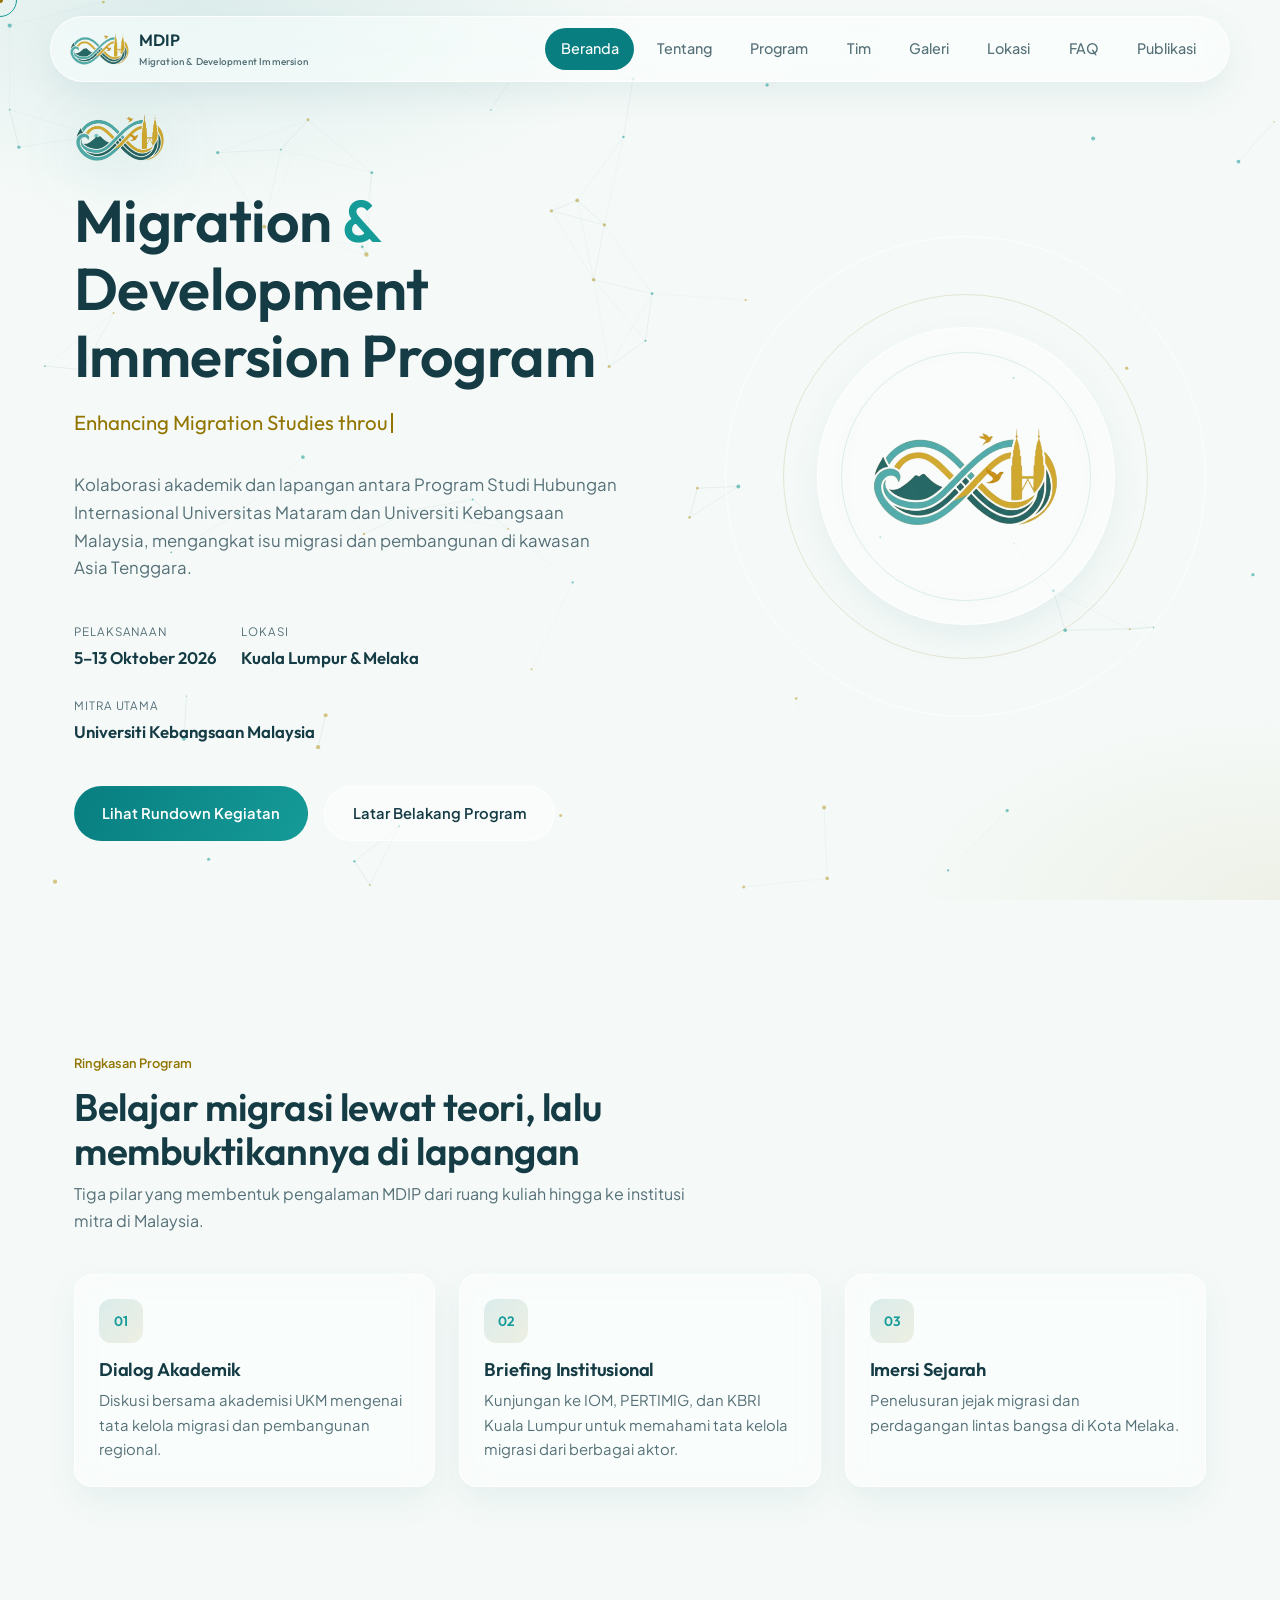
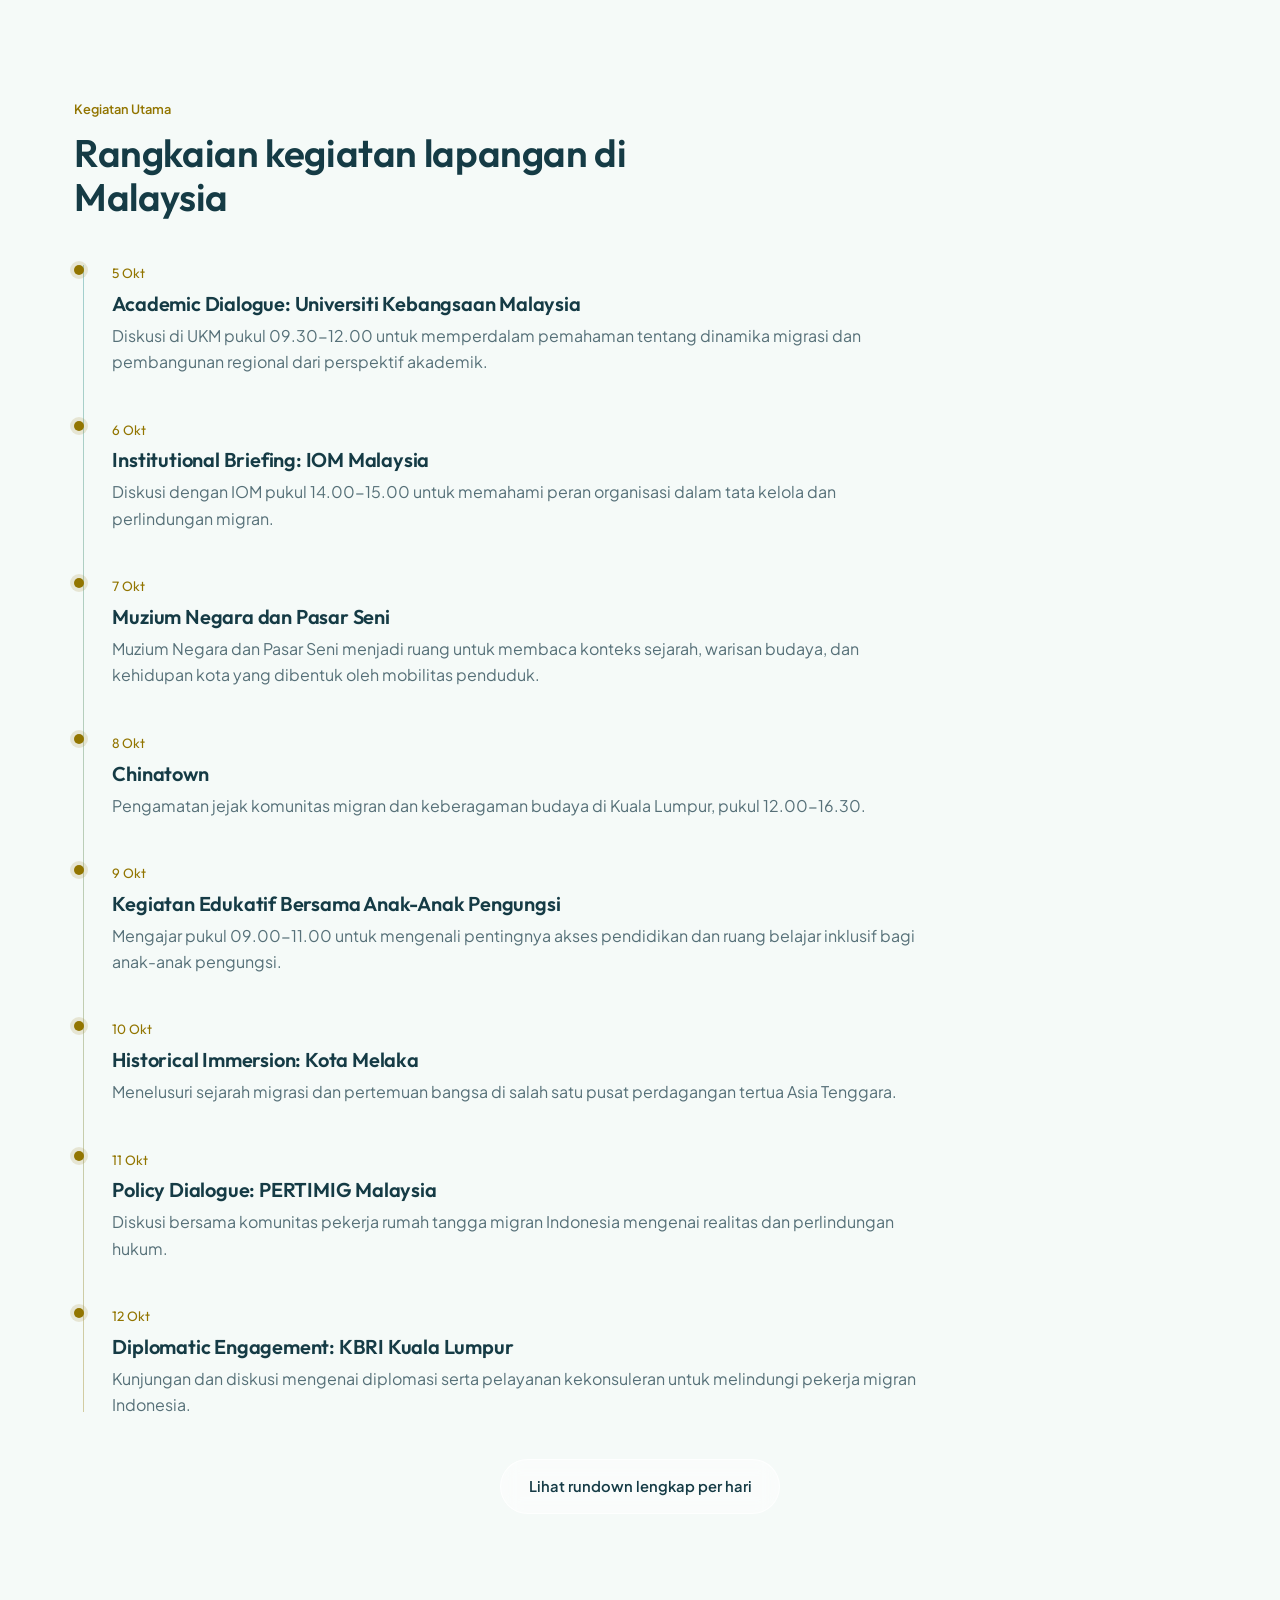
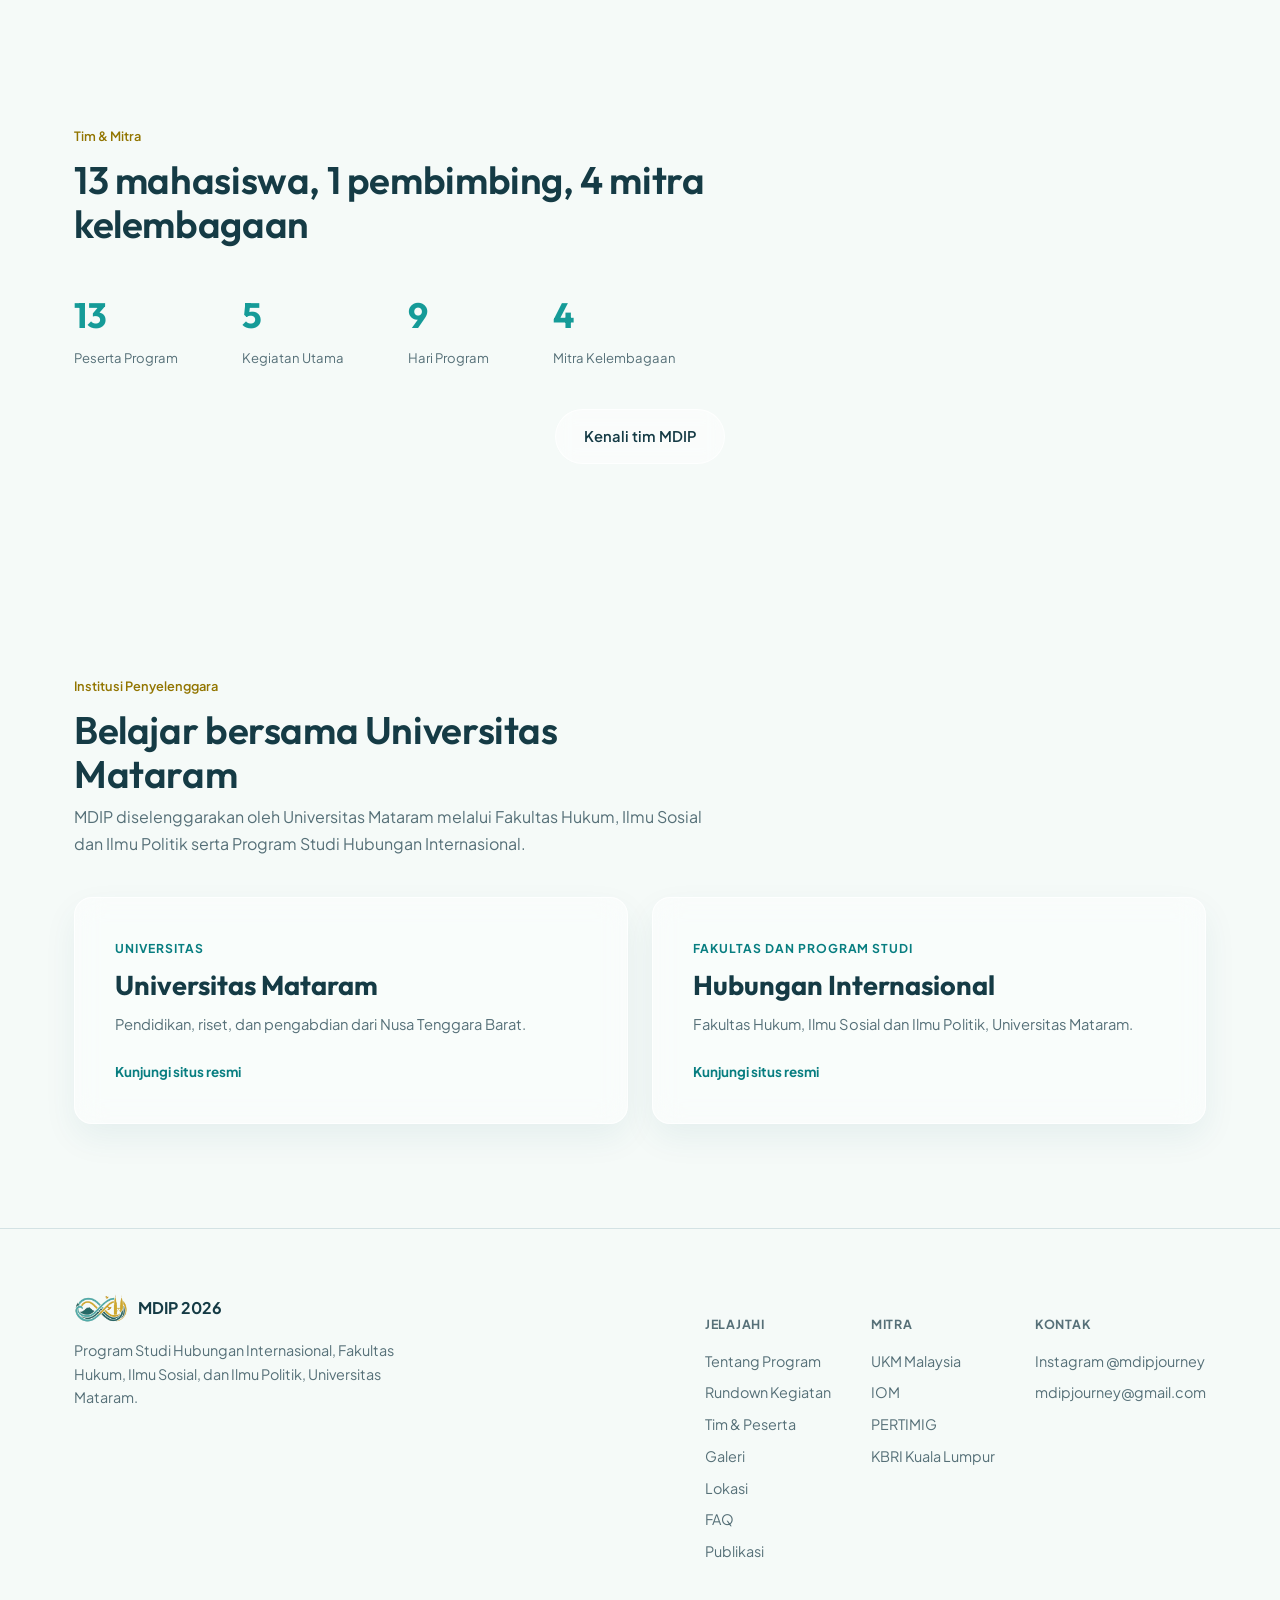
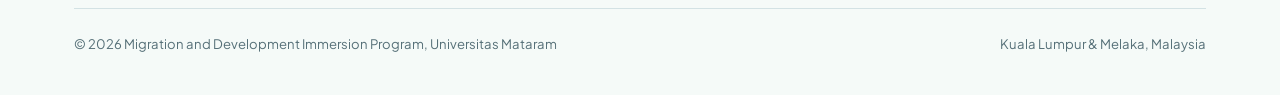
<file: index.html>
<!DOCTYPE html>
<html lang="id">
<head>
<meta charset="UTF-8">
<meta name="viewport" content="width=device-width, initial-scale=1.0">
<title>MDIP: Migration and Development Immersion Program</title>
<meta name="description" content="Migration and Development Immersion Program: kolaborasi akademik dan lapangan antara Universitas Mataram dan Universiti Kebangsaan Malaysia, 5–13 Oktober 2026.">
<link rel="icon" href="assets/logo-icon.png">
<link rel="preconnect" href="https://fonts.googleapis.com">
<link href="https://fonts.googleapis.com/css2?family=Outfit:wght@500;600;700&family=Plus+Jakarta+Sans:wght@400;500;600;700&display=swap" rel="stylesheet">
<link rel="stylesheet" href="css/style.css?v=20261026">
<link rel="stylesheet" href="css/animations.css?v=20261026">
<script>try { const pending = sessionStorage.getItem('mdipPageEnterAt'); if (pending) document.documentElement.classList.add('page-pending'); else if (!window.matchMedia('(prefers-reduced-motion: reduce)').matches) document.documentElement.classList.add('intro-pending'); } catch (_) {}</script>
</head>
<body>

<canvas id="particle-canvas" aria-hidden="true"></canvas>
<div class="page-veil"></div>

<header class="site-header">
  <div class="container nav-inner">
    <a href="index.html" class="brand">
      <img src="assets/logo-icon.png" alt="Logo MDIP">
      <span>MDIP<small>Migration &amp; Development Immersion</small></span>
    </a>
    <nav class="nav-links" id="navLinks">
      <a href="index.html">Beranda</a>
      <a href="about.html">Tentang</a>
      <a href="program.html">Program</a>
      <a href="team.html">Tim</a>
      <a href="gallery.html">Galeri</a>
      <a href="resources.html">Lokasi</a><a href="faq.html">FAQ</a><a href="publications.html">Publikasi</a>
    </nav>
    <button class="nav-toggle" aria-label="Buka menu navigasi" aria-expanded="false"><svg viewBox="0 0 24 24" width="21" height="21" aria-hidden="true" focusable="false"><path d="M4 6h16M4 12h16M4 18h16" fill="none" stroke="currentColor" stroke-width="2" stroke-linecap="round"/></svg></button>
  </div>
</header>

<main>

  <!-- ================= HERO ================= -->
  <section class="hero">
    <div class="container hero-grid">
      <div>
        <img src="assets/logo-icon.png" class="hero-logo" alt="Lambang MDIP: gelombang teal bertemu siluet menara kembar berwarna emas">
        <h1>Migration <span class="accent">&amp;</span> Development<br>Immersion Program</h1>
        <p class="hero-type" data-typing="Enhancing Migration Studies through Academic and Field-Based Collaboration."></p>
        <p class="lede">Kolaborasi akademik dan lapangan antara Program Studi Hubungan Internasional Universitas Mataram dan Universiti Kebangsaan Malaysia, mengangkat isu migrasi dan pembangunan di kawasan Asia Tenggara.</p>

        <div class="hero-meta">
          <div class="meta-item"><span class="k">Pelaksanaan</span><span class="v">5–13 Oktober 2026</span></div>
          <div class="meta-item"><span class="k">Lokasi</span><span class="v">Kuala Lumpur &amp; Melaka</span></div>
          <div class="meta-item"><span class="k">Mitra Utama</span><span class="v">Universiti Kebangsaan Malaysia</span></div>
        </div>

        <div class="hero-cta">
          <a href="program.html" class="btn btn-primary">Lihat Rundown Kegiatan</a>
          <a href="about.html" class="btn btn-ghost">Latar Belakang Program</a>
        </div>
      </div>

      <div class="hero-visual" aria-hidden="true">
        <div class="ring r1"></div>
        <div class="ring r2"></div>
        <div class="ring r3"></div>
        <div class="core glass">
          <img src="assets/logo-icon.png" alt="">
        </div>
      </div>
    </div>
  </section>

  <!-- ================= SUMMARY ================= -->
  <section>
    <div class="container">
      <div class="section-head" data-reveal>
        <span class="eyebrow">Ringkasan Program</span>
        <h2>Belajar migrasi lewat teori, lalu membuktikannya di lapangan</h2>
        <p>Tiga pilar yang membentuk pengalaman MDIP dari ruang kuliah hingga ke institusi mitra di Malaysia.</p>
      </div>

      <div class="grid grid-3" data-reveal-stagger>
        <div class="tilt-card glass">
          <div class="icon">01</div>
          <h3>Dialog Akademik</h3>
          <p>Diskusi bersama akademisi UKM mengenai tata kelola migrasi dan pembangunan regional.</p>
        </div>
        <div class="tilt-card glass">
          <div class="icon">02</div>
          <h3>Briefing Institusional</h3>
          <p>Kunjungan ke IOM, PERTIMIG, dan KBRI Kuala Lumpur untuk memahami tata kelola migrasi dari berbagai aktor.</p>
        </div>
        <div class="tilt-card glass">
          <div class="icon">03</div>
          <h3>Imersi Sejarah</h3>
          <p>Penelusuran jejak migrasi dan perdagangan lintas bangsa di Kota Melaka.</p>
        </div>
      </div>
    </div>
  </section>

  <!-- ================= HIGHLIGHTS ================= -->
  <section>
    <div class="container">
      <div class="section-head" data-reveal>
        <span class="eyebrow">Kegiatan Utama</span>
          <h2>Rangkaian kegiatan lapangan di Malaysia</h2>
      </div>

      <div class="timeline" data-reveal-stagger>
        <div class="timeline-item">
          <span class="num">5 Okt</span>
          <h3>Academic Dialogue: Universiti Kebangsaan Malaysia</h3>
          <p>Diskusi di UKM pukul 09.30-12.00 untuk memperdalam pemahaman tentang dinamika migrasi dan pembangunan regional dari perspektif akademik.</p>
        </div>
        <div class="timeline-item">
          <span class="num">6 Okt</span>
          <h3>Institutional Briefing: IOM Malaysia</h3>
          <p>Diskusi dengan IOM pukul 14.00-15.00 untuk memahami peran organisasi dalam tata kelola dan perlindungan migran.</p>
        </div>
        <div class="timeline-item">
          <span class="num">7 Okt</span>
          <h3>Muzium Negara dan Pasar Seni</h3>
          <p>Muzium Negara dan Pasar Seni menjadi ruang untuk membaca konteks sejarah, warisan budaya, dan kehidupan kota yang dibentuk oleh mobilitas penduduk.</p>
        </div>
        <div class="timeline-item">
          <span class="num">8 Okt</span>
          <h3>Chinatown</h3>
          <p>Pengamatan jejak komunitas migran dan keberagaman budaya di Kuala Lumpur, pukul 12.00-16.30.</p>
        </div>
        <div class="timeline-item">
          <span class="num">9 Okt</span>
          <h3>Kegiatan Edukatif Bersama Anak-Anak Pengungsi</h3>
          <p>Mengajar pukul 09.00-11.00 untuk mengenali pentingnya akses pendidikan dan ruang belajar inklusif bagi anak-anak pengungsi.</p>
        </div>
        <div class="timeline-item">
          <span class="num">10 Okt</span>
          <h3>Historical Immersion: Kota Melaka</h3>
          <p>Menelusuri sejarah migrasi dan pertemuan bangsa di salah satu pusat perdagangan tertua Asia Tenggara.</p>
        </div>
        <div class="timeline-item">
          <span class="num">11 Okt</span>
          <h3>Policy Dialogue: PERTIMIG Malaysia</h3>
          <p>Diskusi bersama komunitas pekerja rumah tangga migran Indonesia mengenai realitas dan perlindungan hukum.</p>
        </div>
        <div class="timeline-item">
          <span class="num">12 Okt</span>
          <h3>Diplomatic Engagement: KBRI Kuala Lumpur</h3>
          <p>Kunjungan dan diskusi mengenai diplomasi serta pelayanan kekonsuleran untuk melindungi pekerja migran Indonesia.</p>
        </div>
      </div>
      <div style="margin-top: var(--space-4); text-align:center;" data-reveal>
        <a href="program.html" class="btn btn-ghost">Lihat rundown lengkap per hari</a>
      </div>
    </div>
  </section>

  <!-- ================= TEAM PREVIEW ================= -->
  <section>
    <div class="container">
      <div class="section-head" data-reveal>
        <span class="eyebrow">Tim &amp; Mitra</span>
        <h2>13 mahasiswa, 1 pembimbing, 4 mitra kelembagaan</h2>
      </div>

      <div class="stat-strip" data-reveal-stagger>
        <div class="stat"><div class="n"><span data-count="13">0</span></div><div class="l">Peserta Program</div></div>
        <div class="stat"><div class="n"><span data-count="5">0</span></div><div class="l">Kegiatan Utama</div></div>
        <div class="stat"><div class="n"><span data-count="9">0</span></div><div class="l">Hari Program</div></div>
        <div class="stat"><div class="n"><span data-count="4">0</span></div><div class="l">Mitra Kelembagaan</div></div>
      </div>

      <div style="margin-top: var(--space-4); text-align:center;" data-reveal>
        <a href="team.html" class="btn btn-ghost">Kenali tim MDIP</a>
      </div>
    </div>
  </section>

  <!-- ================= INSTITUSI ================= -->
  <section class="institutions-section">
    <div class="container">
      <div class="section-head" data-reveal>
        <span class="eyebrow">Institusi Penyelenggara</span>
        <h2>Belajar bersama Universitas Mataram</h2>
        <p>MDIP diselenggarakan oleh Universitas Mataram melalui Fakultas Hukum, Ilmu Sosial dan Ilmu Politik serta Program Studi Hubungan Internasional.</p>
      </div>
      <div class="institutions-grid" data-reveal-stagger>
        <a class="institution-card glass" href="https://unram.ac.id/" target="_blank" rel="noopener noreferrer" aria-label="Kunjungi situs resmi Universitas Mataram">
          <span class="institution-kicker">Universitas</span>
          <strong>Universitas Mataram</strong>
          <span class="institution-description">Pendidikan, riset, dan pengabdian dari Nusa Tenggara Barat.</span>
          <span class="institution-link">Kunjungi situs resmi</span>
        </a>
        <a class="institution-card glass" href="https://hi.unram.ac.id/" target="_blank" rel="noopener noreferrer" aria-label="Kunjungi situs resmi Program Studi Hubungan Internasional Universitas Mataram">
          <span class="institution-kicker">Fakultas dan Program Studi</span>
          <strong>Hubungan Internasional</strong>
          <span class="institution-description">Fakultas Hukum, Ilmu Sosial dan Ilmu Politik, Universitas Mataram.</span>
          <span class="institution-link">Kunjungi situs resmi</span>
        </a>
      </div>
    </div>
  </section>

</main>

<footer class="site-footer">
  <div class="container">
    <div class="footer-grid">
      <div>
        <div class="footer-brand">
          <img src="assets/logo-icon.png" alt="Logo MDIP">
          <strong>MDIP 2026</strong>
        </div>
        <p style="margin-top:1rem; max-width: 32ch; color: var(--ink-dim); font-size:0.9rem;">Program Studi Hubungan Internasional, Fakultas Hukum, Ilmu Sosial, dan Ilmu Politik, Universitas Mataram.</p>
      </div>
      <div class="footer-links">
        <div>
          <h5>Jelajahi</h5>
          <a href="about.html">Tentang Program</a>
          <a href="program.html">Rundown Kegiatan</a>
          <a href="team.html">Tim &amp; Peserta</a>
          <a href="gallery.html">Galeri</a>
          <a href="resources.html">Lokasi</a><a href="faq.html">FAQ</a><a href="publications.html">Publikasi</a>
        </div>
        <div>
          <h5>Mitra</h5>
          <a href="about.html#mitra-ukm">UKM Malaysia</a>
          <a href="about.html#mitra-iom">IOM</a>
          <a href="about.html#mitra-pertimig">PERTIMIG</a>
          <a href="about.html#mitra-kbri">KBRI Kuala Lumpur</a>
        </div>
        <div>
          <h5>Kontak</h5>
          <a href="https://www.instagram.com/mdipjourney/" target="_blank" rel="noopener noreferrer">Instagram @mdipjourney</a>
          <a href="mailto:mdipjourney@gmail.com">mdipjourney@gmail.com</a>
        </div>
      </div>
    </div>
    <div class="footer-bottom">
      <span>© 2026 Migration and Development Immersion Program, Universitas Mataram</span>
      <span>Kuala Lumpur &amp; Melaka, Malaysia</span>
    </div>
  </div>
</footer>

<script src="js/particles.js?v=20261026"></script>
<script src="js/animations.js?v=20261026"></script>
<script src="js/main.js?v=20261026"></script>
</body>
</html>
</file>
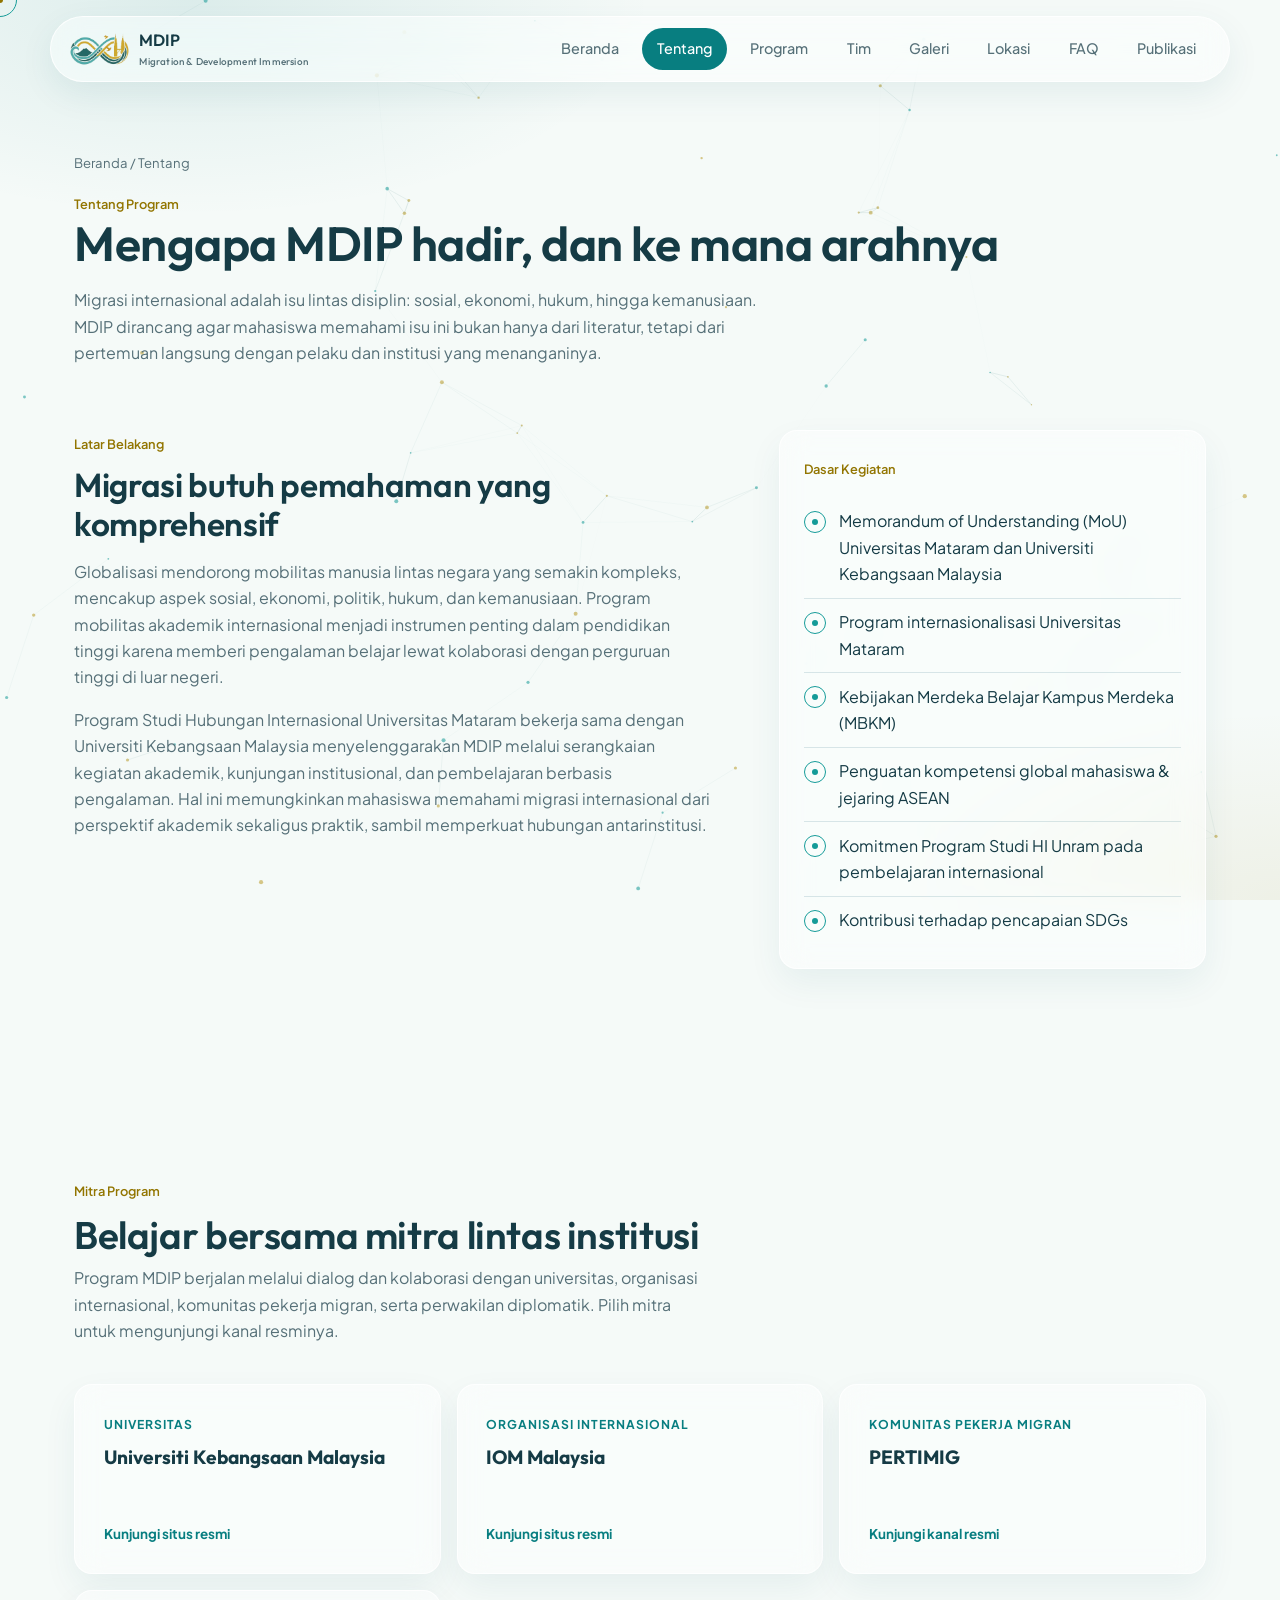
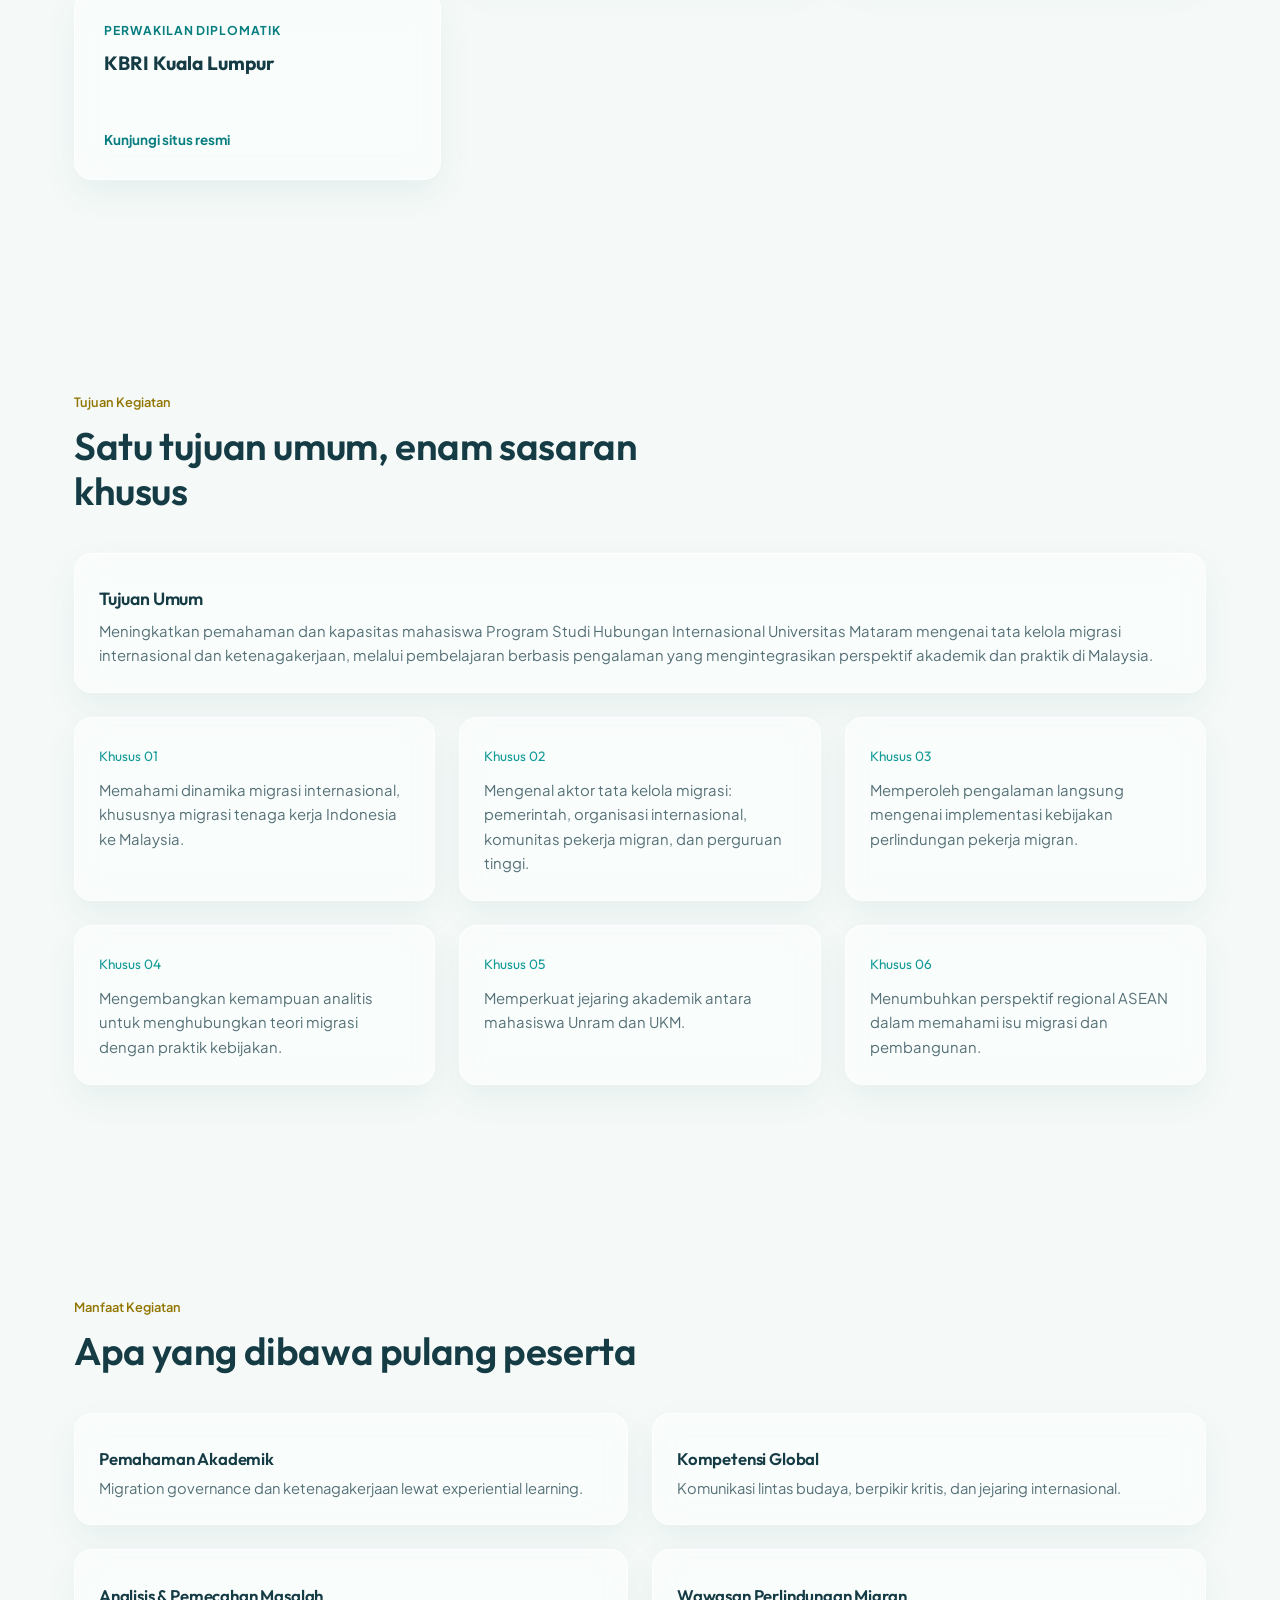
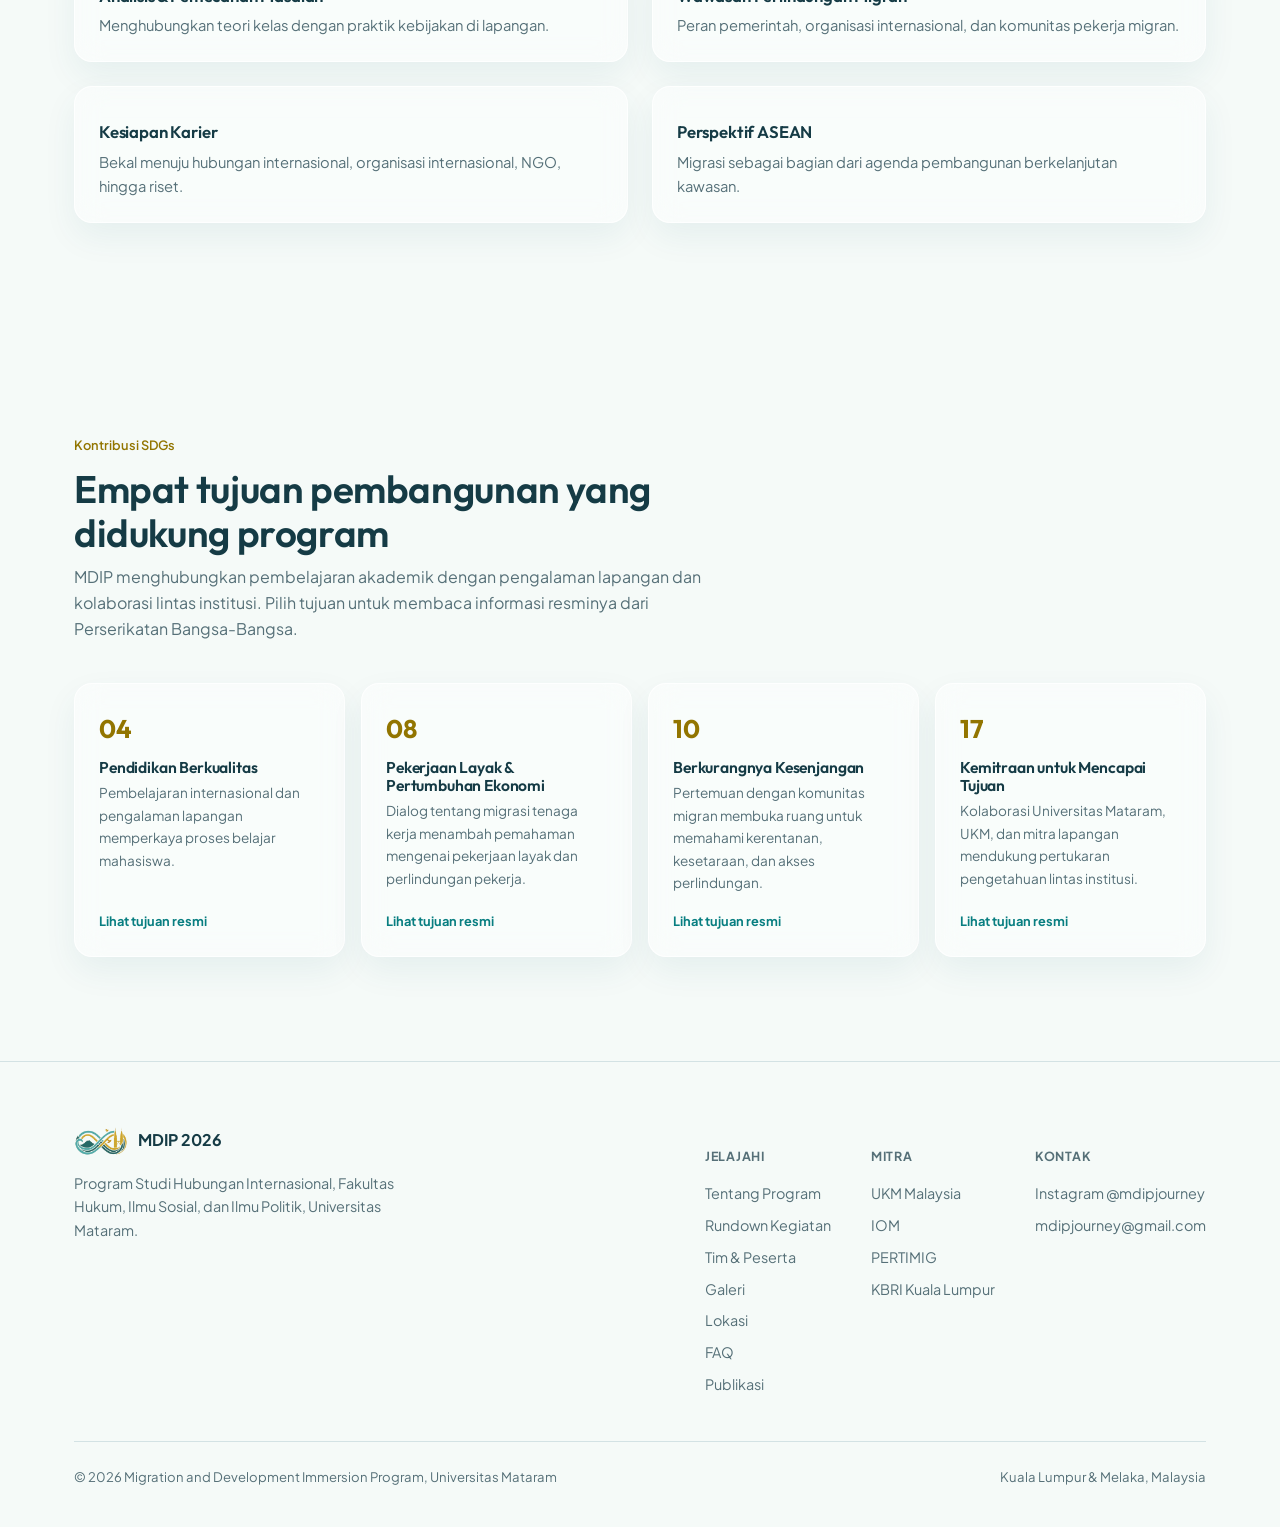
<file: about.html>
<!DOCTYPE html>
<html lang="id">
<head>
<meta charset="UTF-8">
<meta name="viewport" content="width=device-width, initial-scale=1.0">
<title>Tentang Program: MDIP</title>
<meta name="description" content="Latar belakang, dasar kegiatan, tujuan, dan manfaat Migration and Development Immersion Program.">
<link rel="icon" href="assets/logo-icon.png">
<link rel="preconnect" href="https://fonts.googleapis.com">
<link href="https://fonts.googleapis.com/css2?family=Outfit:wght@500;600;700&family=Plus+Jakarta+Sans:wght@400;500;600;700&display=swap" rel="stylesheet">
<link rel="stylesheet" href="css/style.css?v=20261026">
<link rel="stylesheet" href="css/animations.css?v=20261026">
<script>try { const pending = sessionStorage.getItem('mdipPageEnterAt'); if (pending) document.documentElement.classList.add('page-pending'); else if (!window.matchMedia('(prefers-reduced-motion: reduce)').matches) document.documentElement.classList.add('intro-pending'); } catch (_) {}</script>
</head>
<body>

<canvas id="particle-canvas" aria-hidden="true"></canvas>
<div class="page-veil"></div>

<header class="site-header">
  <div class="container nav-inner">
    <a href="index.html" class="brand">
      <img src="assets/logo-icon.png" alt="Logo MDIP">
      <span>MDIP<small>Migration &amp; Development Immersion</small></span>
    </a>
    <nav class="nav-links" id="navLinks">
      <a href="index.html">Beranda</a>
      <a href="about.html">Tentang</a>
      <a href="program.html">Program</a>
      <a href="team.html">Tim</a>
      <a href="gallery.html">Galeri</a>
      <a href="resources.html">Lokasi</a><a href="faq.html">FAQ</a><a href="publications.html">Publikasi</a>
    </nav>
    <button class="nav-toggle" aria-label="Buka menu navigasi" aria-expanded="false"><svg viewBox="0 0 24 24" width="21" height="21" aria-hidden="true" focusable="false"><path d="M4 6h16M4 12h16M4 18h16" fill="none" stroke="currentColor" stroke-width="2" stroke-linecap="round"/></svg></button>
  </div>
</header>

<main>

  <section class="page-hero">
    <div class="container">
      <div class="breadcrumb"><a href="index.html">Beranda</a> / Tentang</div>
      <span class="eyebrow">Tentang Program</span>
      <h1>Mengapa MDIP hadir, dan ke mana arahnya</h1>
      <p>Migrasi internasional adalah isu lintas disiplin: sosial, ekonomi, hukum, hingga kemanusiaan. MDIP dirancang agar mahasiswa memahami isu ini bukan hanya dari literatur, tetapi dari pertemuan langsung dengan pelaku dan institusi yang menanganinya.</p>
    </div>
  </section>

  <section style="padding-top:0">
    <div class="container">
      <div class="grid about-intro-grid" data-reveal>
        <div>
          <span class="eyebrow">Latar Belakang</span>
          <h2 style="margin-top:0.6rem; font-size: clamp(1.6rem, 2.6vw, 2.1rem);">Migrasi butuh pemahaman yang komprehensif</h2>
          <p style="margin-top: var(--space-2); color: var(--ink-dim);">Globalisasi mendorong mobilitas manusia lintas negara yang semakin kompleks, mencakup aspek sosial, ekonomi, politik, hukum, dan kemanusiaan. Program mobilitas akademik internasional menjadi instrumen penting dalam pendidikan tinggi karena memberi pengalaman belajar lewat kolaborasi dengan perguruan tinggi di luar negeri.</p>
          <p style="margin-top: var(--space-2); color: var(--ink-dim);">Program Studi Hubungan Internasional Universitas Mataram bekerja sama dengan Universiti Kebangsaan Malaysia menyelenggarakan MDIP melalui serangkaian kegiatan akademik, kunjungan institusional, dan pembelajaran berbasis pengalaman. Hal ini memungkinkan mahasiswa memahami migrasi internasional dari perspektif akademik sekaligus praktik, sambil memperkuat hubungan antarinstitusi.</p>
        </div>
        <div class="glass tilt-card" data-static>
          <span class="eyebrow">Dasar Kegiatan</span>
          <ul class="check-list" style="margin-top: var(--space-2);">
            <li><span class="bullet"></span><span>Memorandum of Understanding (MoU) Universitas Mataram dan Universiti Kebangsaan Malaysia</span></li>
            <li><span class="bullet"></span><span>Program internasionalisasi Universitas Mataram</span></li>
            <li><span class="bullet"></span><span>Kebijakan Merdeka Belajar Kampus Merdeka (MBKM)</span></li>
            <li><span class="bullet"></span><span>Penguatan kompetensi global mahasiswa &amp; jejaring ASEAN</span></li>
            <li><span class="bullet"></span><span>Komitmen Program Studi HI Unram pada pembelajaran internasional</span></li>
            <li><span class="bullet"></span><span>Kontribusi terhadap pencapaian SDGs</span></li>
          </ul>
        </div>
      </div>
    </div>
  </section>

  <!-- ================= MITRA ================= -->
  <section id="mitra">
    <div class="container">
      <div class="section-head" data-reveal>
        <span class="eyebrow">Mitra Program</span>
        <h2>Belajar bersama mitra lintas institusi</h2>
        <p>Program MDIP berjalan melalui dialog dan kolaborasi dengan universitas, organisasi internasional, komunitas pekerja migran, serta perwakilan diplomatik. Pilih mitra untuk mengunjungi kanal resminya.</p>
      </div>
      <div class="partner-directory-grid" data-reveal-stagger>
        <a class="partner-directory-card glass" id="mitra-ukm" href="https://www.ukm.my/portal/" target="_blank" rel="noopener noreferrer" aria-label="Kunjungi situs resmi Universiti Kebangsaan Malaysia">
          <span class="institution-kicker">Universitas</span>
          <strong>Universiti Kebangsaan Malaysia</strong>
          <span class="institution-link">Kunjungi situs resmi</span>
        </a>
        <a class="partner-directory-card glass" id="mitra-iom" href="https://www.iom.int/countries/malaysia" target="_blank" rel="noopener noreferrer" aria-label="Kunjungi situs resmi IOM Malaysia">
          <span class="institution-kicker">Organisasi Internasional</span>
          <strong>IOM Malaysia</strong>
          <span class="institution-link">Kunjungi situs resmi</span>
        </a>
        <a class="partner-directory-card glass" id="mitra-pertimig" href="https://www.facebook.com/Pertimig-Malaysia" target="_blank" rel="noopener noreferrer" aria-label="Kunjungi kanal resmi PERTIMIG di Facebook">
          <span class="institution-kicker">Komunitas Pekerja Migran</span>
          <strong>PERTIMIG</strong>
          <span class="institution-link">Kunjungi kanal resmi</span>
        </a>
        <a class="partner-directory-card glass" id="mitra-kbri" href="https://kemlu.go.id/kualalumpur/en/" target="_blank" rel="noopener noreferrer" aria-label="Kunjungi situs resmi KBRI Kuala Lumpur">
          <span class="institution-kicker">Perwakilan Diplomatik</span>
          <strong>KBRI Kuala Lumpur</strong>
          <span class="institution-link">Kunjungi situs resmi</span>
        </a>
      </div>
    </div>
  </section>
  <!-- ================= TUJUAN ================= -->
  <section>
    <div class="container">
      <div class="section-head" data-reveal>
        <span class="eyebrow">Tujuan Kegiatan</span>
        <h2>Satu tujuan umum, enam sasaran khusus</h2>
      </div>

      <div class="glass tilt-card" data-static style="margin-bottom: var(--space-3);" data-reveal>
        <h3 style="font-size:1.1rem;">Tujuan Umum</h3>
        <p style="margin-top:0.6rem; color: var(--ink-dim);">Meningkatkan pemahaman dan kapasitas mahasiswa Program Studi Hubungan Internasional Universitas Mataram mengenai tata kelola migrasi internasional dan ketenagakerjaan, melalui pembelajaran berbasis pengalaman yang mengintegrasikan perspektif akademik dan praktik di Malaysia.</p>
      </div>

      <div class="grid grid-3" data-reveal-stagger>
        <div class="tilt-card glass"><span class="num">Khusus 01</span><p style="margin-top:0.6rem;">Memahami dinamika migrasi internasional, khususnya migrasi tenaga kerja Indonesia ke Malaysia.</p></div>
        <div class="tilt-card glass"><span class="num">Khusus 02</span><p style="margin-top:0.6rem;">Mengenal aktor tata kelola migrasi: pemerintah, organisasi internasional, komunitas pekerja migran, dan perguruan tinggi.</p></div>
        <div class="tilt-card glass"><span class="num">Khusus 03</span><p style="margin-top:0.6rem;">Memperoleh pengalaman langsung mengenai implementasi kebijakan perlindungan pekerja migran.</p></div>
        <div class="tilt-card glass"><span class="num">Khusus 04</span><p style="margin-top:0.6rem;">Mengembangkan kemampuan analitis untuk menghubungkan teori migrasi dengan praktik kebijakan.</p></div>
        <div class="tilt-card glass"><span class="num">Khusus 05</span><p style="margin-top:0.6rem;">Memperkuat jejaring akademik antara mahasiswa Unram dan UKM.</p></div>
        <div class="tilt-card glass"><span class="num">Khusus 06</span><p style="margin-top:0.6rem;">Menumbuhkan perspektif regional ASEAN dalam memahami isu migrasi dan pembangunan.</p></div>
      </div>
    </div>
  </section>

  <!-- ================= MANFAAT ================= -->
  <section>
    <div class="container">
      <div class="section-head" data-reveal>
        <span class="eyebrow">Manfaat Kegiatan</span>
        <h2>Apa yang dibawa pulang peserta</h2>
      </div>
      <div class="grid grid-2" data-reveal-stagger>
        <div class="tilt-card glass"><h3 style="font-size:1.05rem;">Pemahaman Akademik</h3><p style="margin-top:0.5rem; color:var(--ink-dim); font-size:0.92rem;">Migration governance dan ketenagakerjaan lewat experiential learning.</p></div>
        <div class="tilt-card glass"><h3 style="font-size:1.05rem;">Kompetensi Global</h3><p style="margin-top:0.5rem; color:var(--ink-dim); font-size:0.92rem;">Komunikasi lintas budaya, berpikir kritis, dan jejaring internasional.</p></div>
        <div class="tilt-card glass"><h3 style="font-size:1.05rem;">Analisis &amp; Pemecahan Masalah</h3><p style="margin-top:0.5rem; color:var(--ink-dim); font-size:0.92rem;">Menghubungkan teori kelas dengan praktik kebijakan di lapangan.</p></div>
        <div class="tilt-card glass"><h3 style="font-size:1.05rem;">Wawasan Perlindungan Migran</h3><p style="margin-top:0.5rem; color:var(--ink-dim); font-size:0.92rem;">Peran pemerintah, organisasi internasional, dan komunitas pekerja migran.</p></div>
        <div class="tilt-card glass"><h3 style="font-size:1.05rem;">Kesiapan Karier</h3><p style="margin-top:0.5rem; color:var(--ink-dim); font-size:0.92rem;">Bekal menuju hubungan internasional, organisasi internasional, NGO, hingga riset.</p></div>
        <div class="tilt-card glass"><h3 style="font-size:1.05rem;">Perspektif ASEAN</h3><p style="margin-top:0.5rem; color:var(--ink-dim); font-size:0.92rem;">Migrasi sebagai bagian dari agenda pembangunan berkelanjutan kawasan.</p></div>
      </div>
    </div>
  </section>

  <!-- ================= SDGs ================= -->
  <section id="sdgs">
    <div class="container">
      <div class="section-head" data-reveal>
        <span class="eyebrow">Kontribusi SDGs</span>
        <h2>Empat tujuan pembangunan yang didukung program</h2>
        <p>MDIP menghubungkan pembelajaran akademik dengan pengalaman lapangan dan kolaborasi lintas institusi. Pilih tujuan untuk membaca informasi resminya dari Perserikatan Bangsa-Bangsa.</p>
      </div>
      <div class="sdg-grid" data-reveal-stagger>
        <a class="sdg-card glass" href="https://sdgs.un.org/goals/goal4" target="_blank" rel="noopener noreferrer" aria-label="Baca Tujuan 4, Pendidikan Berkualitas, di situs resmi PBB">
          <span class="tag">04</span><h4>Pendidikan Berkualitas</h4><p>Pembelajaran internasional dan pengalaman lapangan memperkaya proses belajar mahasiswa.</p><span class="sdg-visit">Lihat tujuan resmi</span>
        </a>
        <a class="sdg-card glass" href="https://sdgs.un.org/goals/goal8" target="_blank" rel="noopener noreferrer" aria-label="Baca Tujuan 8, Pekerjaan Layak dan Pertumbuhan Ekonomi, di situs resmi PBB">
          <span class="tag">08</span><h4>Pekerjaan Layak &amp; Pertumbuhan Ekonomi</h4><p>Dialog tentang migrasi tenaga kerja menambah pemahaman mengenai pekerjaan layak dan perlindungan pekerja.</p><span class="sdg-visit">Lihat tujuan resmi</span>
        </a>
        <a class="sdg-card glass" href="https://sdgs.un.org/goals/goal10" target="_blank" rel="noopener noreferrer" aria-label="Baca Tujuan 10, Berkurangnya Kesenjangan, di situs resmi PBB">
          <span class="tag">10</span><h4>Berkurangnya Kesenjangan</h4><p>Pertemuan dengan komunitas migran membuka ruang untuk memahami kerentanan, kesetaraan, dan akses perlindungan.</p><span class="sdg-visit">Lihat tujuan resmi</span>
        </a>
        <a class="sdg-card glass" href="https://sdgs.un.org/goals/goal17" target="_blank" rel="noopener noreferrer" aria-label="Baca Tujuan 17, Kemitraan untuk Mencapai Tujuan, di situs resmi PBB">
          <span class="tag">17</span><h4>Kemitraan untuk Mencapai Tujuan</h4><p>Kolaborasi Universitas Mataram, UKM, dan mitra lapangan mendukung pertukaran pengetahuan lintas institusi.</p><span class="sdg-visit">Lihat tujuan resmi</span>
        </a>
      </div>
    </div>
  </section>

</main>

<footer class="site-footer">
  <div class="container">
    <div class="footer-grid">
      <div>
        <div class="footer-brand">
          <img src="assets/logo-icon.png" alt="Logo MDIP">
          <strong>MDIP 2026</strong>
        </div>
        <p style="margin-top:1rem; max-width: 32ch; color: var(--ink-dim); font-size:0.9rem;">Program Studi Hubungan Internasional, Fakultas Hukum, Ilmu Sosial, dan Ilmu Politik, Universitas Mataram.</p>
      </div>
      <div class="footer-links">
        <div>
          <h5>Jelajahi</h5>
          <a href="about.html">Tentang Program</a>
          <a href="program.html">Rundown Kegiatan</a>
          <a href="team.html">Tim &amp; Peserta</a>
          <a href="gallery.html">Galeri</a>
          <a href="resources.html">Lokasi</a><a href="faq.html">FAQ</a><a href="publications.html">Publikasi</a>
        </div>
        <div>
          <h5>Mitra</h5>
          <a href="about.html#mitra-ukm">UKM Malaysia</a>
          <a href="about.html#mitra-iom">IOM</a>
          <a href="about.html#mitra-pertimig">PERTIMIG</a>
          <a href="about.html#mitra-kbri">KBRI Kuala Lumpur</a>
        </div>
        <div>
          <h5>Kontak</h5>
          <a href="https://www.instagram.com/mdipjourney/" target="_blank" rel="noopener noreferrer">Instagram @mdipjourney</a>
          <a href="mailto:mdipjourney@gmail.com">mdipjourney@gmail.com</a>
        </div>
      </div>
    </div>
    <div class="footer-bottom">
      <span>© 2026 Migration and Development Immersion Program, Universitas Mataram</span>
      <span>Kuala Lumpur &amp; Melaka, Malaysia</span>
    </div>
  </div>
</footer>

<script src="js/particles.js?v=20261026"></script>
<script src="js/animations.js?v=20261026"></script>
<script src="js/main.js?v=20261026"></script>
</body>
</html>
</file>
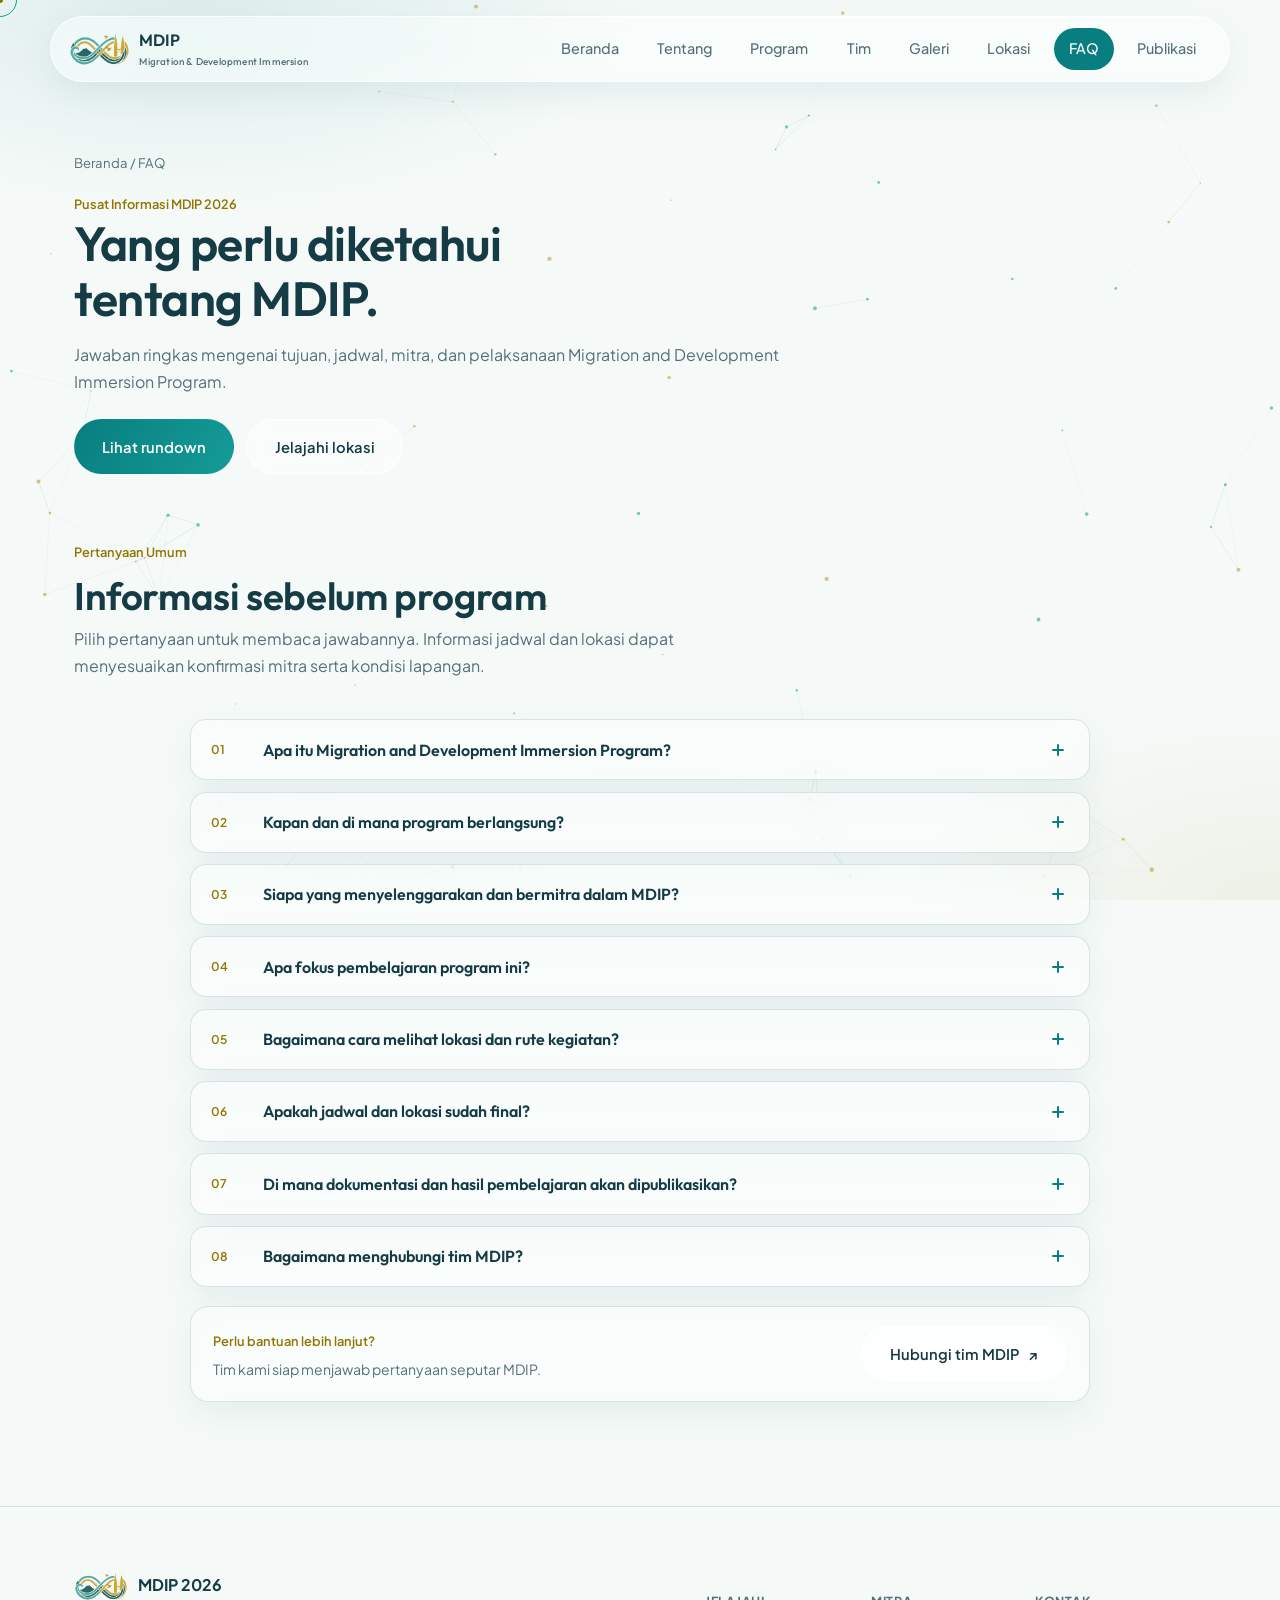
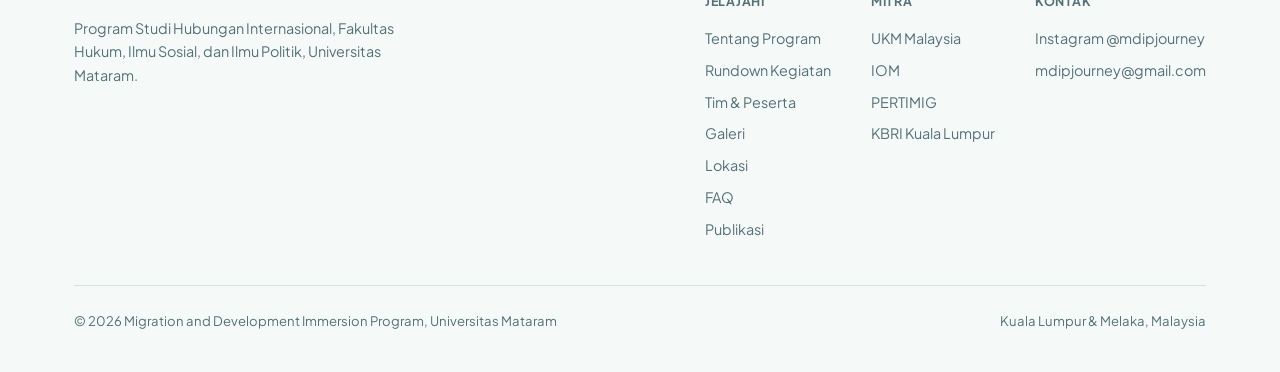
<file: faq.html>
<!DOCTYPE html>
<html lang="id">
<head>
<meta charset="UTF-8">
<meta name="viewport" content="width=device-width, initial-scale=1.0">
<title>FAQ: MDIP</title>
<meta name="description" content="Temukan jawaban tentang Migration and Development Immersion Program 2026, jadwal, mitra, dan informasi kegiatan.">
<link rel="icon" href="assets/logo-icon.png">
<link rel="preconnect" href="https://fonts.googleapis.com">
<link href="https://fonts.googleapis.com/css2?family=Outfit:wght@500;600;700&family=Plus+Jakarta+Sans:wght@400;500;600;700&display=swap" rel="stylesheet">
<link rel="stylesheet" href="css/style.css?v=20261026"><link rel="stylesheet" href="css/animations.css?v=20261026">
<script>try { const pending = sessionStorage.getItem('mdipPageEnterAt'); if (pending) document.documentElement.classList.add('page-pending'); else if (!window.matchMedia('(prefers-reduced-motion: reduce)').matches) document.documentElement.classList.add('intro-pending'); } catch (_) {}</script>
</head>
<body>
<canvas id="particle-canvas" aria-hidden="true"></canvas><div class="page-veil"></div>
<header class="site-header"><div class="container nav-inner">
  <a href="index.html" class="brand"><img src="assets/logo-icon.png" alt="Logo MDIP"><span>MDIP<small>Migration &amp; Development Immersion</small></span></a>
  <nav class="nav-links" id="navLinks"><a href="index.html">Beranda</a><a href="about.html">Tentang</a><a href="program.html">Program</a><a href="team.html">Tim</a><a href="gallery.html">Galeri</a><a href="resources.html">Lokasi</a><a href="faq.html">FAQ</a><a href="publications.html">Publikasi</a></nav>
  <button class="nav-toggle" aria-label="Buka menu navigasi" aria-expanded="false"><svg viewBox="0 0 24 24" width="21" height="21" aria-hidden="true" focusable="false"><path d="M4 6h16M4 12h16M4 18h16" fill="none" stroke="currentColor" stroke-width="2" stroke-linecap="round"/></svg></button>
</div></header>
<main>
  <section class="page-hero"><div class="container">
    <div class="breadcrumb"><a href="index.html">Beranda</a> / FAQ</div><span class="eyebrow">Pusat Informasi MDIP 2026</span>
    <h1>Yang perlu diketahui<br><span class="accent">tentang MDIP.</span></h1>
    <p>Jawaban ringkas mengenai tujuan, jadwal, mitra, dan pelaksanaan Migration and Development Immersion Program.</p>
    <div class="resource-jump"><a class="btn btn-primary" href="program.html#rundown">Lihat rundown</a><a class="btn btn-ghost" href="resources.html">Jelajahi lokasi</a></div>
  </div></section>
  <section class="resource-section" style="padding-top:0"><div class="container">
    <div class="section-head" data-reveal><span class="eyebrow">Pertanyaan Umum</span><h2>Informasi sebelum program</h2><p>Pilih pertanyaan untuk membaca jawabannya. Informasi jadwal dan lokasi dapat menyesuaikan konfirmasi mitra serta kondisi lapangan.</p></div>
    <div class="faq-list" data-reveal-stagger>
      <details class="faq-item glass"><summary><span class="faq-index">01</span><span>Apa itu Migration and Development Immersion Program?</span><span class="faq-plus" aria-hidden="true"></span></summary><div class="faq-answer"><p>MDIP adalah program kolaborasi akademik dan lapangan antara Program Studi Hubungan Internasional Universitas Mataram dan Universiti Kebangsaan Malaysia. Peserta mempelajari tata kelola migrasi dan pembangunan melalui diskusi akademik, kunjungan institusional, keterlibatan komunitas, dan pembelajaran sejarah.</p></div></details>
      <details class="faq-item glass"><summary><span class="faq-index">02</span><span>Kapan dan di mana program berlangsung?</span><span class="faq-plus" aria-hidden="true"></span></summary><div class="faq-answer"><p>Program berlangsung pada 5&#8211;13 Oktober 2026 di Kuala Lumpur, Bangi, dan Melaka, Malaysia. Peserta berangkat dari Lombok sehari sebelumnya, pada 4 Oktober 2026. Rincian kegiatan per hari tersedia di halaman <a href="program.html#rundown">Program</a>.</p></div></details>
      <details class="faq-item glass"><summary><span class="faq-index">03</span><span>Siapa yang menyelenggarakan dan bermitra dalam MDIP?</span><span class="faq-plus" aria-hidden="true"></span></summary><div class="faq-answer"><p>Program diselenggarakan oleh Program Studi Hubungan Internasional, Universitas Mataram, bersama Universiti Kebangsaan Malaysia. Rangkaian pembelajaran juga melibatkan IOM Malaysia, PERTIMIG, dan KBRI Kuala Lumpur.</p></div></details>
      <details class="faq-item glass"><summary><span class="faq-index">04</span><span>Apa fokus pembelajaran program ini?</span><span class="faq-plus" aria-hidden="true"></span></summary><div class="faq-answer"><p>Peserta mengkaji migrasi internasional, khususnya migrasi tenaga kerja Indonesia ke Malaysia, dari perspektif akademik, kebijakan, pengalaman komunitas migran, dan perlindungan diplomatik.</p></div></details>
      <details class="faq-item glass"><summary><span class="faq-index">05</span><span>Bagaimana cara melihat lokasi dan rute kegiatan?</span><span class="faq-plus" aria-hidden="true"></span></summary><div class="faq-answer"><p>Kunjungi halaman <a href="resources.html">Peta &amp; Rute</a> untuk membuka peta, pencarian lokasi, dan petunjuk perjalanan di Google Maps. Detail titik temu mengikuti konfirmasi panitia dan mitra.</p></div></details>
      <details class="faq-item glass"><summary><span class="faq-index">06</span><span>Apakah jadwal dan lokasi sudah final?</span><span class="faq-plus" aria-hidden="true"></span></summary><div class="faq-answer"><p>Jadwal yang tampil merupakan rencana program dan dapat menyesuaikan konfirmasi mitra serta kondisi lapangan. Periksa kembali halaman Program dan kanal resmi MDIP menjelang pelaksanaan.</p></div></details>
      <details class="faq-item glass"><summary><span class="faq-index">07</span><span>Di mana dokumentasi dan hasil pembelajaran akan dipublikasikan?</span><span class="faq-plus" aria-hidden="true"></span></summary><div class="faq-answer"><p>Dokumentasi kegiatan tersedia di <a href="gallery.html">Galeri</a>. Refleksi, laporan, dan materi pembelajaran akan ditambahkan pada halaman <a href="publications.html">Publikasi &amp; Hasil</a> setelah program terlaksana dan materi siap dipublikasikan.</p></div></details>
      <details class="faq-item glass"><summary><span class="faq-index">08</span><span>Bagaimana menghubungi tim MDIP?</span><span class="faq-plus" aria-hidden="true"></span></summary><div class="faq-answer"><p>Hubungi tim melalui Instagram <a href="https://www.instagram.com/mdipjourney/" target="_blank" rel="noopener noreferrer">@mdipjourney</a> atau email <a href="mailto:mdipjourney@gmail.com">mdipjourney@gmail.com</a>.</p></div></details>
    </div>
    <div class="faq-contact glass" data-reveal><div><span class="eyebrow">Perlu bantuan lebih lanjut?</span><p>Tim kami siap menjawab pertanyaan seputar MDIP.</p></div><a class="btn btn-ghost" href="mailto:mdipjourney@gmail.com">Hubungi tim MDIP <span aria-hidden="true">&#8599;</span></a></div>
  </div></section>
</main>
<footer class="site-footer">
  <div class="container">
    <div class="footer-grid">
      <div>
        <div class="footer-brand">
          <img src="assets/logo-icon.png" alt="Logo MDIP">
          <strong>MDIP 2026</strong>
        </div>
        <p style="margin-top:1rem; max-width: 32ch; color: var(--ink-dim); font-size:0.9rem;">Program Studi Hubungan Internasional, Fakultas Hukum, Ilmu Sosial, dan Ilmu Politik, Universitas Mataram.</p>
      </div>
      <div class="footer-links">
        <div>
          <h5>Jelajahi</h5>
          <a href="about.html">Tentang Program</a>
          <a href="program.html">Rundown Kegiatan</a>
          <a href="team.html">Tim &amp; Peserta</a>
          <a href="gallery.html">Galeri</a>
          <a href="resources.html">Lokasi</a><a href="faq.html">FAQ</a><a href="publications.html">Publikasi</a>
        </div>
        <div>
          <h5>Mitra</h5>
          <a href="about.html#mitra-ukm">UKM Malaysia</a>
          <a href="about.html#mitra-iom">IOM</a>
          <a href="about.html#mitra-pertimig">PERTIMIG</a>
          <a href="about.html#mitra-kbri">KBRI Kuala Lumpur</a>
        </div>
        <div>
          <h5>Kontak</h5>
          <a href="https://www.instagram.com/mdipjourney/" target="_blank" rel="noopener noreferrer">Instagram @mdipjourney</a>
          <a href="mailto:mdipjourney@gmail.com">mdipjourney@gmail.com</a>
        </div>
      </div>
    </div>
    <div class="footer-bottom">
      <span>© 2026 Migration and Development Immersion Program, Universitas Mataram</span>
      <span>Kuala Lumpur &amp; Melaka, Malaysia</span>
    </div>
  </div>
</footer>
<script src="js/particles.js?v=20261026"></script><script src="js/animations.js?v=20261026"></script><script src="js/main.js?v=20261026"></script>
</body></html>
</file>
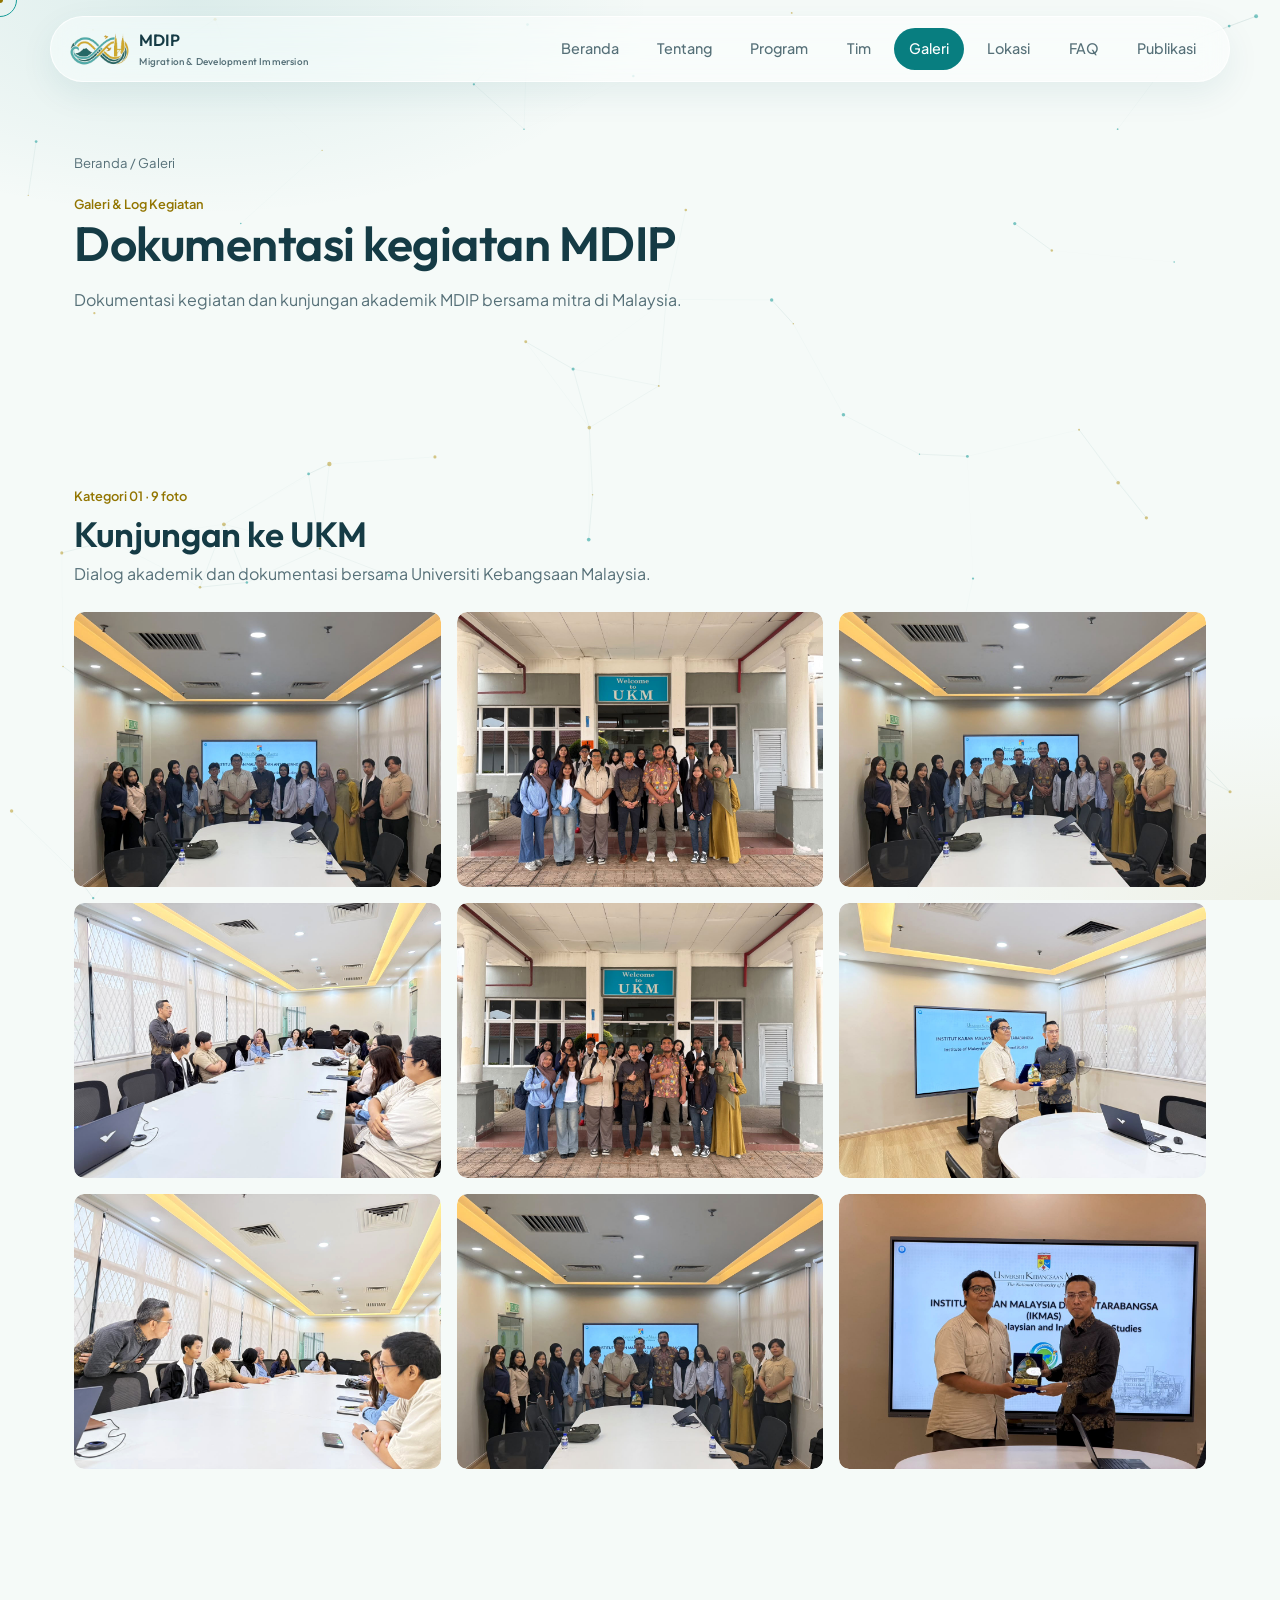
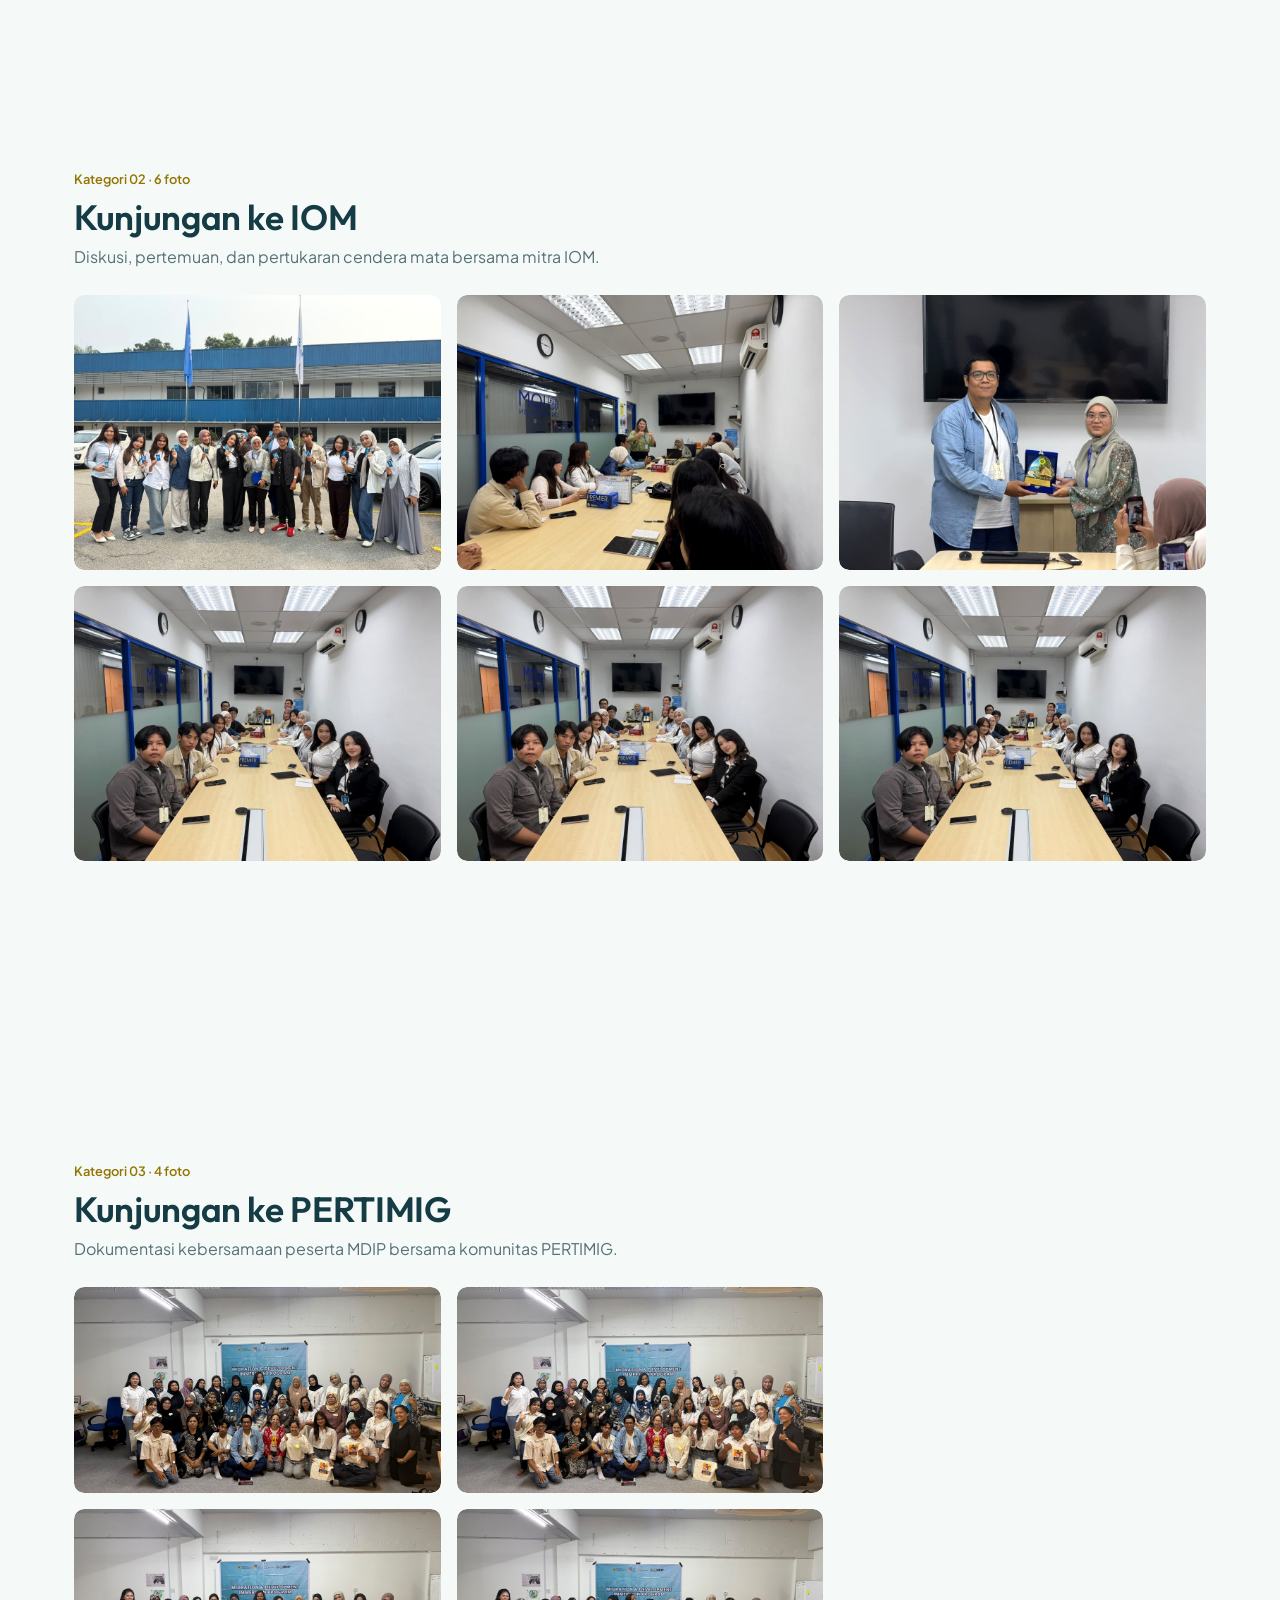
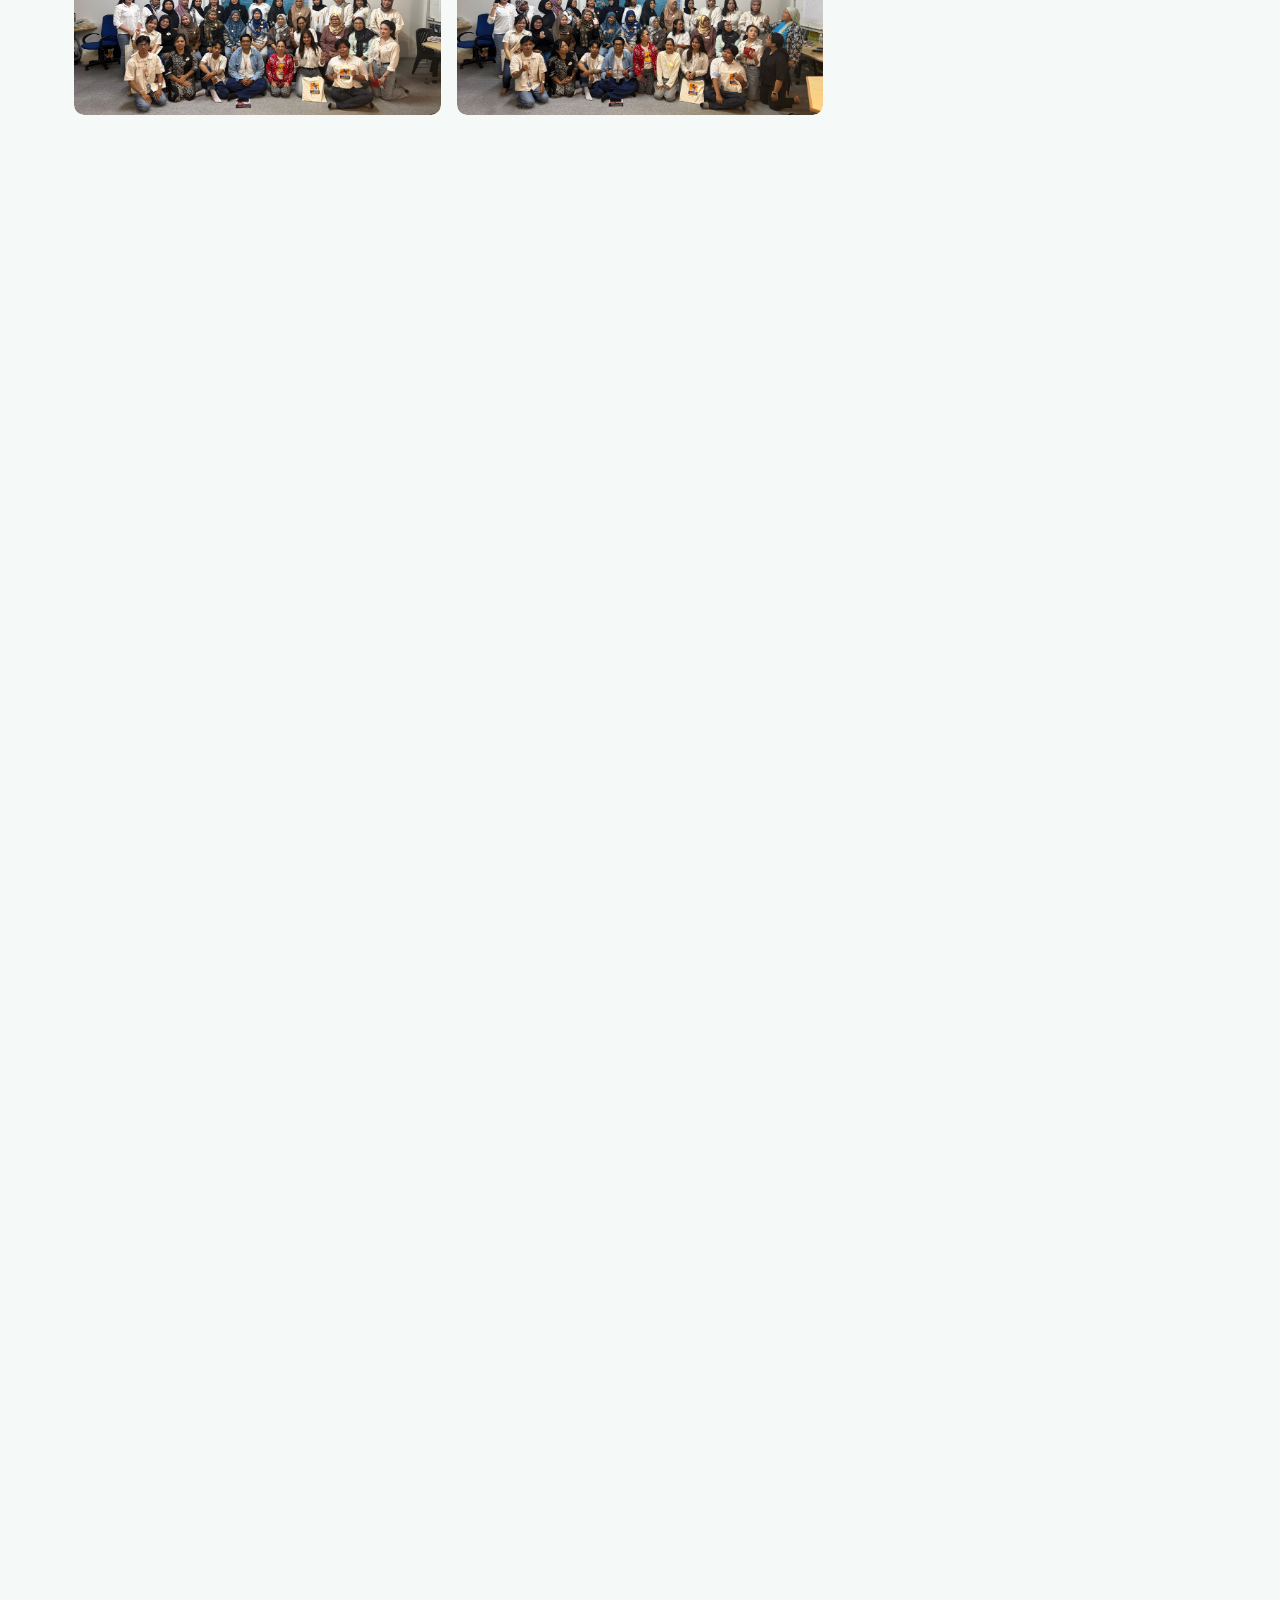
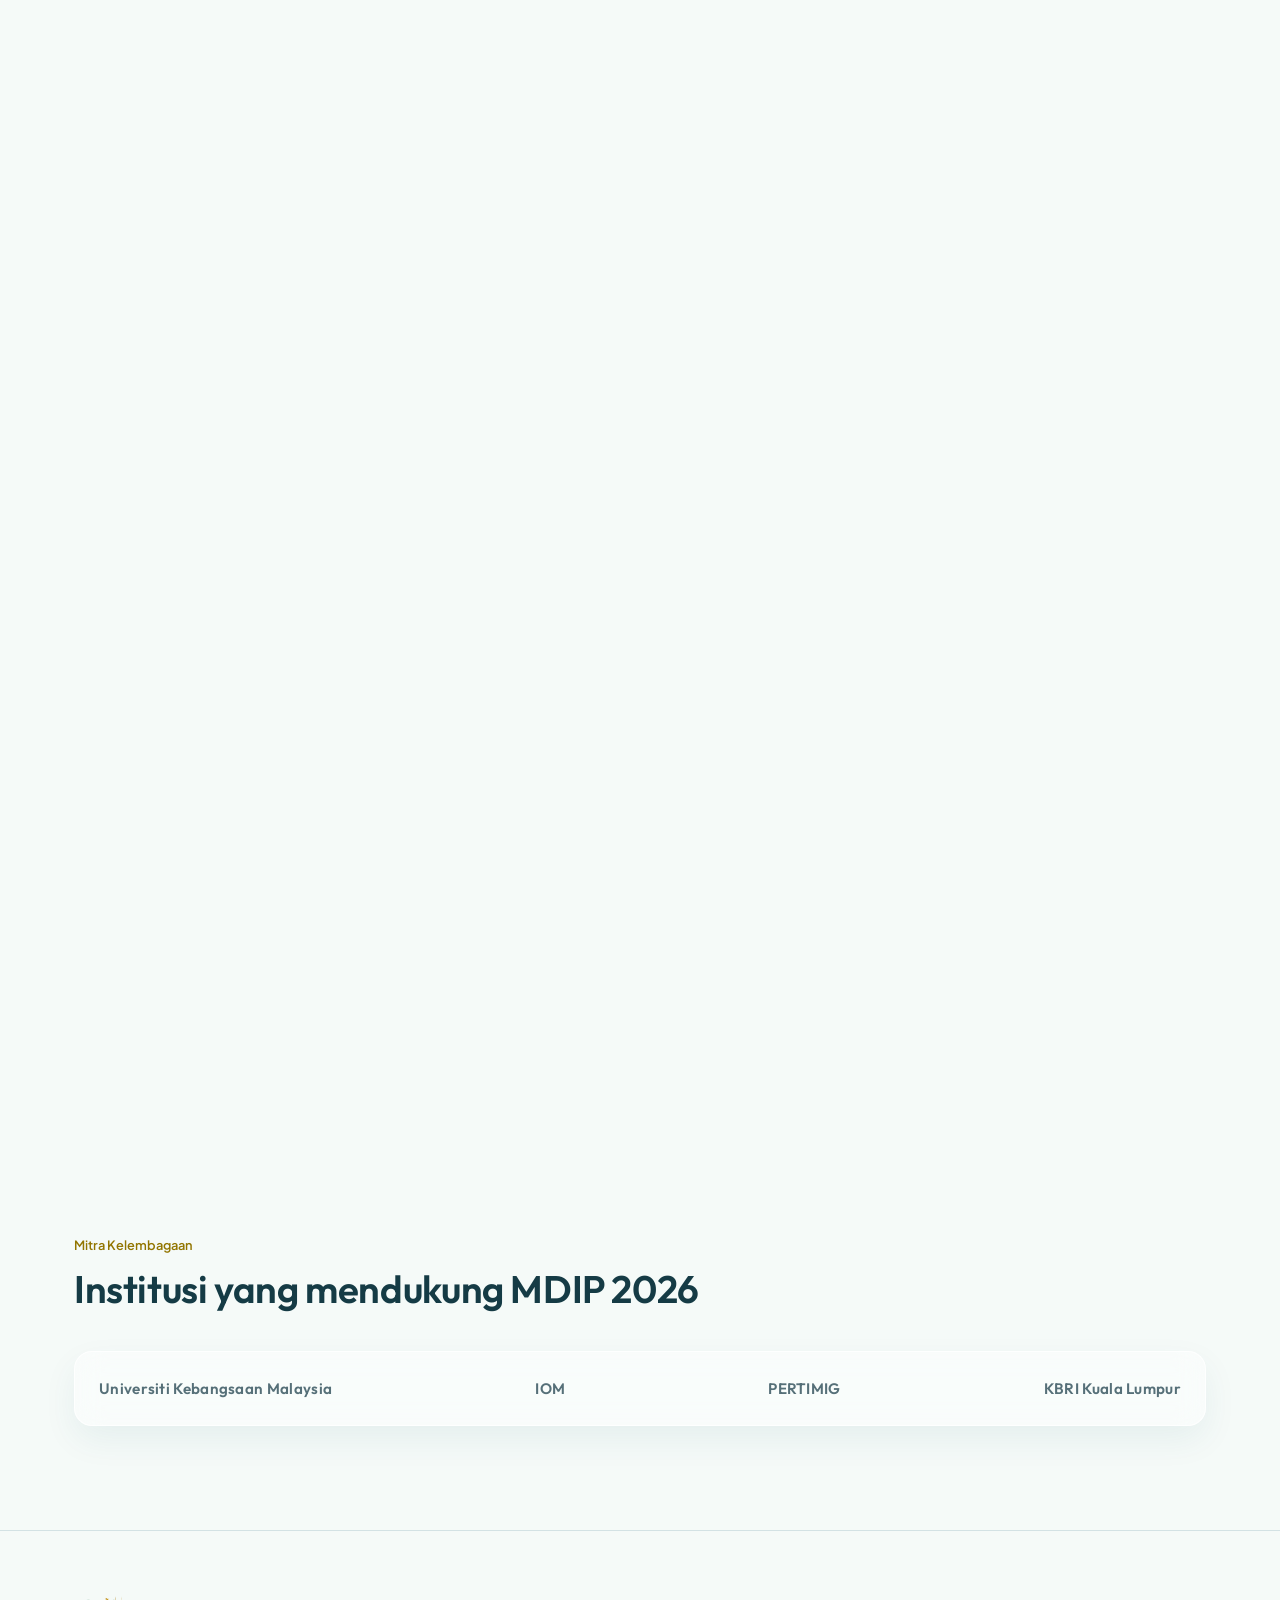
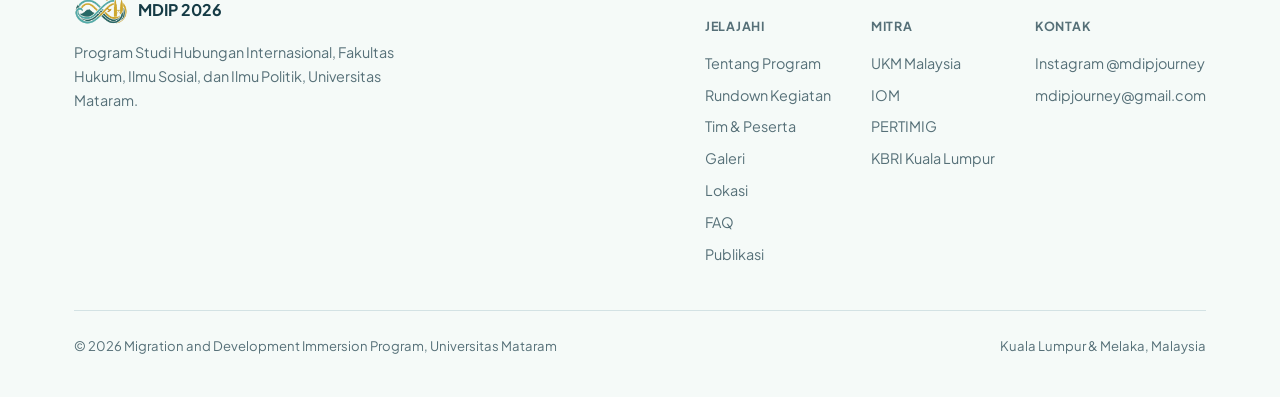
<file: gallery.html>
<!DOCTYPE html>
<html lang="id">
<head>
<meta charset="UTF-8">
<meta name="viewport" content="width=device-width, initial-scale=1.0">
<title>Galeri: MDIP</title>
<meta name="description" content="Galeri dokumentasi kegiatan dan mitra kelembagaan Migration and Development Immersion Program.">
<link rel="icon" href="assets/logo-icon.png">
<link rel="preconnect" href="https://fonts.googleapis.com">
<link href="https://fonts.googleapis.com/css2?family=Outfit:wght@500;600;700&family=Plus+Jakarta+Sans:wght@400;500;600;700&display=swap" rel="stylesheet">
<link rel="stylesheet" href="css/style.css?v=20261026">
<link rel="stylesheet" href="css/animations.css?v=20261026">
<script>try { const pending = sessionStorage.getItem('mdipPageEnterAt'); if (pending) document.documentElement.classList.add('page-pending'); else if (!window.matchMedia('(prefers-reduced-motion: reduce)').matches) document.documentElement.classList.add('intro-pending'); } catch (_) {}</script>
</head>
<body>

<canvas id="particle-canvas" aria-hidden="true"></canvas>
<div class="page-veil"></div>

<header class="site-header">
  <div class="container nav-inner">
    <a href="index.html" class="brand">
      <img src="assets/logo-icon.png" alt="Logo MDIP">
      <span>MDIP<small>Migration &amp; Development Immersion</small></span>
    </a>
    <nav class="nav-links" id="navLinks">
      <a href="index.html">Beranda</a>
      <a href="about.html">Tentang</a>
      <a href="program.html">Program</a>
      <a href="team.html">Tim</a>
      <a href="gallery.html">Galeri</a>
      <a href="resources.html">Lokasi</a><a href="faq.html">FAQ</a><a href="publications.html">Publikasi</a>
    </nav>
    <button class="nav-toggle" aria-label="Buka menu navigasi" aria-expanded="false"><svg viewBox="0 0 24 24" width="21" height="21" aria-hidden="true" focusable="false"><path d="M4 6h16M4 12h16M4 18h16" fill="none" stroke="currentColor" stroke-width="2" stroke-linecap="round"/></svg></button>
  </div>
</header>

<main>

  <section class="page-hero">
    <div class="container">
      <div class="breadcrumb"><a href="index.html">Beranda</a> / Galeri</div>
      <span class="eyebrow">Galeri &amp; Log Kegiatan</span>
      <h1>Dokumentasi kegiatan MDIP</h1>
      <p>Dokumentasi kegiatan dan kunjungan akademik MDIP bersama mitra di Malaysia.</p>
    </div>
  </section>

  <section style="padding-top:0">
    <div class="container">
      <section class="gallery-category" aria-labelledby="ukm-gallery-title">
        <div class="gallery-category-head" data-reveal>
          <span class="eyebrow">Kategori 01 · 9 foto</span>
          <h2 id="ukm-gallery-title">Kunjungan ke UKM</h2>
          <p>Dialog akademik dan dokumentasi bersama Universiti Kebangsaan Malaysia.</p>
        </div>
        <div class="masonry" data-reveal>
        <figure data-title="Dialog akademik di UKM" data-desc="Peserta MDIP bersama mitra akademik di Universiti Kebangsaan Malaysia.">
          <img src="assets/gallery/1.jpeg" alt="Peserta MDIP bersama mitra akademik di ruang pertemuan UKM" loading="lazy">
        </figure>
        <figure data-title="Diskusi bersama peserta" data-desc="Sesi dialog dan diskusi kelompok dalam kunjungan akademik MDIP di UKM.">
          <img src="assets/gallery/2.jpeg" alt="Diskusi peserta MDIP dengan narasumber di UKM" loading="lazy">
        </figure>
        <figure data-title="Dialog lintas perspektif" data-desc="Peserta menyimak pemaparan dalam diskusi akademik di UKM.">
          <img src="assets/gallery/3.jpeg" alt="Suasana dialog akademik di UKM" loading="lazy">
        </figure>
        <figure data-title="Kunjungan ke UKM" data-desc="Dokumentasi peserta MDIP di depan gedung UKM.">
          <img src="assets/gallery/4.jpeg" alt="Foto bersama peserta MDIP di depan gedung UKM" loading="lazy">
        </figure>
        <figure data-title="Kebersamaan di UKM" data-desc="Peserta dan mitra mengabadikan kunjungan akademik di UKM.">
          <img src="assets/gallery/5.jpeg" alt="Foto bersama peserta dan mitra UKM" loading="lazy">
        </figure>
        <figure data-title="Pertemuan bersama mitra UKM" data-desc="Sesi foto bersama usai pertemuan akademik di UKM.">
          <img src="assets/gallery/6.jpeg" alt="Peserta MDIP bersama mitra setelah pertemuan di UKM" loading="lazy">
        </figure>
        <figure data-title="Momen kunjungan akademik" data-desc="Peserta MDIP berfoto bersama di ruang pertemuan UKM.">
          <img src="assets/gallery/7.jpeg" alt="Momen foto bersama di ruang pertemuan UKM" loading="lazy">
        </figure>
        <figure data-title="Penyerahan cendera mata" data-desc="Perwakilan MDIP menyerahkan cendera mata kepada mitra UKM.">
          <img src="assets/gallery/8.jpeg" alt="Penyerahan cendera mata kepada mitra UKM" loading="lazy">
        </figure>
        <figure data-title="Cendera mata untuk mitra UKM" data-desc="Momen penyerahan cendera mata dalam kunjungan akademik MDIP.">
          <img src="assets/gallery/9.jpeg" alt="Perwakilan MDIP menyerahkan cendera mata di UKM" loading="lazy">
        </figure>
        </div>
      </section>

      <section class="gallery-category" aria-labelledby="iom-gallery-title">
        <div class="gallery-category-head" data-reveal>
          <span class="eyebrow">Kategori 02 · 6 foto</span>
          <h2 id="iom-gallery-title">Kunjungan ke IOM</h2>
          <p>Diskusi, pertemuan, dan pertukaran cendera mata bersama mitra IOM.</p>
        </div>
        <div class="masonry" data-reveal>
        <figure data-title="Kunjungan MDIP ke IOM" data-desc="Foto bersama peserta MDIP di halaman kantor IOM.">
          <img src="assets/gallery/10.jpeg" alt="Peserta MDIP berfoto bersama di depan kantor IOM" loading="lazy">
        </figure>
        <figure data-title="Pertemuan bersama IOM" data-desc="Peserta MDIP berdiskusi bersama perwakilan IOM di ruang pertemuan.">
          <img src="assets/gallery/11.jpeg" alt="Peserta MDIP dan perwakilan IOM dalam pertemuan" loading="lazy">
        </figure>
        <figure data-title="Diskusi tentang migrasi" data-desc="Sesi pemaparan dan diskusi peserta bersama IOM.">
          <img src="assets/gallery/12.jpeg" alt="Diskusi peserta dengan narasumber IOM" loading="lazy">
        </figure>
        <figure data-title="Pertemuan akademik di IOM" data-desc="Peserta MDIP mengikuti sesi diskusi di kantor IOM.">
          <img src="assets/gallery/13.jpeg" alt="Peserta MDIP mengikuti pertemuan di kantor IOM" loading="lazy">
        </figure>
        <figure data-title="Penyerahan cendera mata kepada IOM" data-desc="Perwakilan MDIP menyerahkan cendera mata kepada mitra IOM.">
          <img src="assets/gallery/14.jpeg" alt="Penyerahan cendera mata dari MDIP kepada perwakilan IOM" loading="lazy">
        </figure>
        <figure data-title="Dialog bersama IOM" data-desc="Dokumentasi peserta dan perwakilan IOM setelah sesi pertemuan.">
          <img src="assets/gallery/15.jpeg" alt="Peserta MDIP dan perwakilan IOM berfoto setelah pertemuan" loading="lazy">
        </figure>
        </div>
      </section>

      <section class="gallery-category" aria-labelledby="pertimig-gallery-title">
        <div class="gallery-category-head" data-reveal>
          <span class="eyebrow">Kategori 03 · 4 foto</span>
          <h2 id="pertimig-gallery-title">Kunjungan ke PERTIMIG</h2>
          <p>Dokumentasi kebersamaan peserta MDIP bersama komunitas PERTIMIG.</p>
        </div>
        <div class="masonry" data-reveal>
          <figure data-title="Kebersamaan bersama PERTIMIG" data-desc="Peserta MDIP berfoto bersama komunitas PERTIMIG.">
            <img src="assets/gallery/16.jpeg" alt="Peserta MDIP dan komunitas PERTIMIG berfoto bersama" loading="lazy">
          </figure>
          <figure data-title="Foto bersama PERTIMIG" data-desc="Dokumentasi peserta dan anggota PERTIMIG dalam kegiatan bersama.">
            <img src="assets/gallery/17.jpeg" alt="Peserta MDIP dan anggota PERTIMIG dalam foto bersama" loading="lazy">
          </figure>
          <figure data-title="Momen kegiatan PERTIMIG" data-desc="Peserta MDIP dan komunitas PERTIMIG mengabadikan momen kegiatan.">
            <img src="assets/gallery/18.jpeg" alt="Peserta dan komunitas PERTIMIG mengabadikan momen kegiatan" loading="lazy">
          </figure>
          <figure data-title="Dokumentasi bersama PERTIMIG" data-desc="Foto kebersamaan rombongan MDIP dan PERTIMIG.">
            <img src="assets/gallery/19.jpeg" alt="Rombongan MDIP berfoto bersama PERTIMIG" loading="lazy">
          </figure>
        </div>
      </section>

      <section class="gallery-category" aria-labelledby="kbri-gallery-title">
        <div class="gallery-category-head" data-reveal>
          <span class="eyebrow">Kategori 04 · 8 foto</span>
          <h2 id="kbri-gallery-title">Kunjungan ke KBRI Kuala Lumpur</h2>
          <p>Dokumentasi kunjungan, pertemuan, dan penyerahan cendera mata di KBRI.</p>
        </div>
        <div class="masonry" data-reveal>
          <figure data-title="Kunjungan MDIP ke KBRI" data-desc="Peserta MDIP berfoto bersama di Kedutaan Besar Republik Indonesia di Kuala Lumpur.">
            <img src="assets/gallery/20.jpeg" alt="Peserta MDIP berfoto di depan Kedutaan Besar Republik Indonesia di Kuala Lumpur" loading="lazy">
          </figure>
          <figure data-title="Foto bersama di KBRI" data-desc="Rombongan MDIP mengabadikan kunjungan ke KBRI Kuala Lumpur.">
            <img src="assets/gallery/21.jpeg" alt="Rombongan MDIP di depan KBRI Kuala Lumpur" loading="lazy">
          </figure>
          <figure data-title="Kebersamaan rombongan MDIP" data-desc="Dokumentasi peserta dan perwakilan dalam kunjungan ke KBRI.">
            <img src="assets/gallery/22.jpeg" alt="Peserta MDIP dan perwakilan berfoto di KBRI" loading="lazy">
          </figure>
          <figure data-title="Penyerahan cendera mata di KBRI" data-desc="Perwakilan MDIP menyerahkan cendera mata kepada mitra di KBRI Kuala Lumpur.">
            <img src="assets/gallery/23.jpeg" alt="Penyerahan cendera mata kepada perwakilan KBRI Kuala Lumpur" loading="lazy">
          </figure>
          <figure data-title="Dokumentasi kunjungan KBRI" data-desc="Foto bersama peserta MDIP dalam kunjungan ke KBRI Kuala Lumpur.">
            <img src="assets/gallery/24.jpeg" alt="Foto bersama peserta MDIP di KBRI Kuala Lumpur" loading="lazy">
          </figure>
          <figure data-title="Peserta MDIP di KBRI" data-desc="Rombongan MDIP berfoto bersama di lokasi kunjungan KBRI.">
            <img src="assets/gallery/25.jpeg" alt="Rombongan MDIP berfoto bersama di KBRI" loading="lazy">
          </figure>
          <figure data-title="Cendera mata untuk mitra KBRI" data-desc="Momen penyerahan cendera mata dari MDIP kepada perwakilan KBRI.">
            <img src="assets/gallery/26.jpeg" alt="Perwakilan MDIP menyerahkan cendera mata di KBRI" loading="lazy">
          </figure>
          <figure data-title="Pertemuan bersama KBRI" data-desc="Dokumentasi penyerahan cendera mata dalam kunjungan MDIP ke KBRI.">
            <img src="assets/gallery/27.jpeg" alt="Momen pertemuan dan penyerahan cendera mata di KBRI" loading="lazy">
          </figure>
        </div>
      </section>

      <section class="gallery-category" aria-labelledby="refugee-children-gallery-title">
        <div class="gallery-category-head" data-reveal>
          <span class="eyebrow">Kategori 05 · 26 foto</span>
          <h2 id="refugee-children-gallery-title">Anak Pengungsi &amp; Keluarga Lintas Kewarganegaraan</h2>
          <p>Aktivitas belajar dan kebersamaan anak-anak dari komunitas pengungsi serta keluarga dengan latar kewarganegaraan yang beragam.</p>
        </div>
        <div class="masonry" data-reveal>
          <figure data-title="Aktivitas mewarnai" data-desc="Anak-anak mengikuti kegiatan kreatif bersama pendamping.">
            <img src="assets/gallery/28.jpeg" alt="Anak-anak mewarnai lembar aktivitas bersama" loading="lazy">
          </figure>
          <figure data-title="Belajar bersama" data-desc="Anak-anak mengerjakan lembar aktivitas dalam sesi belajar bersama.">
            <img src="assets/gallery/29.jpeg" alt="Anak-anak mengerjakan lembar aktivitas bersama" loading="lazy">
          </figure>
          <figure data-title="Kegiatan bersama anak-anak" data-desc="Anak-anak mengikuti kegiatan di ruang belajar komunitas.">
            <img src="assets/gallery/30.jpeg" alt="Anak-anak mengikuti kegiatan di ruang belajar" loading="lazy">
          </figure>
          <figure data-title="Sesi belajar anak-anak" data-desc="Anak-anak berpartisipasi dalam kegiatan bersama.">
            <img src="assets/gallery/31.jpeg" alt="Anak-anak berpartisipasi dalam kegiatan bersama" loading="lazy">
          </figure>
          <figure data-title="Aktivitas kreatif" data-desc="Anak-anak mengekspresikan kreativitas melalui kegiatan menggambar dan mewarnai.">
            <img src="assets/gallery/32.jpeg" alt="Anak-anak menggambar dan mewarnai" loading="lazy">
          </figure>
          <figure data-title="Keceriaan dalam kegiatan" data-desc="Anak-anak mengangkat hasil karya mereka dalam sesi bersama.">
            <img src="assets/gallery/33.jpeg" alt="Anak-anak mengangkat hasil karya dalam kegiatan bersama" loading="lazy">
          </figure>
          <figure data-title="Interaksi bersama pendamping" data-desc="Pendamping berinteraksi dengan anak-anak selama kegiatan berlangsung.">
            <img src="assets/gallery/34.jpeg" alt="Pendamping berinteraksi dengan anak-anak saat kegiatan" loading="lazy">
          </figure>
          <figure data-title="Kegiatan belajar bersama" data-desc="Anak-anak mengikuti aktivitas belajar dan kreativitas.">
            <img src="assets/gallery/35.jpeg" alt="Anak-anak mengikuti aktivitas belajar dan kreativitas" loading="lazy">
          </figure>
          <figure data-title="Menunjukkan hasil karya" data-desc="Anak-anak berbagi hasil karya mereka dalam sesi kegiatan.">
            <img src="assets/gallery/36.jpeg" alt="Anak-anak menunjukkan hasil karya mereka" loading="lazy">
          </figure>
          <figure data-title="Mewarnai bersama" data-desc="Anak-anak berkegiatan kreatif bersama di ruang belajar.">
            <img src="assets/gallery/37.jpeg" alt="Anak-anak mewarnai bersama di ruang belajar" loading="lazy">
          </figure>
          <figure data-title="Pendampingan belajar" data-desc="Pendamping membantu anak mengikuti aktivitas menggambar.">
            <img src="assets/gallery/38.jpeg" alt="Pendamping membantu anak saat kegiatan menggambar" loading="lazy">
          </figure>
          <figure data-title="Kebersamaan anak-anak" data-desc="Anak-anak berkumpul dalam kegiatan komunitas.">
            <img src="assets/gallery/39.jpeg" alt="Anak-anak berkumpul dalam kegiatan komunitas" loading="lazy">
          </figure>
          <figure data-title="Aktivitas kelompok" data-desc="Anak-anak mengikuti kegiatan kreatif secara berkelompok.">
            <img src="assets/gallery/40.jpeg" alt="Anak-anak mengikuti aktivitas kreatif secara berkelompok" loading="lazy">
          </figure>
          <figure data-title="Karya dari kegiatan belajar" data-desc="Anak-anak memperlihatkan karya yang dibuat dalam sesi belajar.">
            <img src="assets/gallery/41.jpeg" alt="Anak-anak memperlihatkan hasil karya dari sesi belajar" loading="lazy">
          </figure>
          <figure data-title="Belajar dengan pendamping" data-desc="Pendamping menemani anak dalam kegiatan kreatif.">
            <img src="assets/gallery/42.jpeg" alt="Pendamping menemani anak saat kegiatan kreatif" loading="lazy">
          </figure>
          <figure data-title="Mewarnai dan menggambar" data-desc="Anak-anak membuat gambar dalam kegiatan bersama.">
            <img src="assets/gallery/43.jpeg" alt="Anak-anak membuat gambar dalam kegiatan bersama" loading="lazy">
          </figure>
          <figure data-title="Sesi belajar kreatif" data-desc="Anak-anak menggambar dan mewarnai bersama pendamping.">
            <img src="assets/gallery/44.jpeg" alt="Anak-anak menggambar bersama pendamping" loading="lazy">
          </figure>
          <figure data-title="Menyimak kegiatan bersama" data-desc="Anak-anak mengikuti sesi kegiatan komunitas.">
            <img src="assets/gallery/45.jpeg" alt="Anak-anak menyimak kegiatan komunitas" loading="lazy">
          </figure>
          <figure data-title="Kegiatan mewarnai bersama" data-desc="Anak-anak mengerjakan lembar gambar secara bersama-sama.">
            <img src="assets/gallery/46.jpeg" alt="Anak-anak mengerjakan lembar gambar bersama" loading="lazy">
          </figure>
          <figure data-title="Anak-anak dalam sesi belajar" data-desc="Anak-anak mengikuti kegiatan belajar di ruang komunitas.">
            <img src="assets/gallery/47.jpeg" alt="Anak-anak mengikuti sesi belajar di ruang komunitas" loading="lazy">
          </figure>
          <figure data-title="Berbagi hasil karya" data-desc="Anak-anak berbagi hasil gambar dalam sesi kegiatan.">
            <img src="assets/gallery/48.jpeg" alt="Anak-anak berbagi hasil gambar mereka" loading="lazy">
          </figure>
          <figure data-title="Kegiatan bersama komunitas" data-desc="Anak-anak berkumpul mengikuti kegiatan komunitas.">
            <img src="assets/gallery/49.jpeg" alt="Anak-anak berkumpul mengikuti kegiatan komunitas" loading="lazy">
          </figure>
          <figure data-title="Keceriaan anak-anak" data-desc="Anak-anak berpartisipasi dalam kegiatan kreatif bersama.">
            <img src="assets/gallery/50.jpeg" alt="Anak-anak berpartisipasi dalam kegiatan kreatif" loading="lazy">
          </figure>
          <figure data-title="Aktivitas kreatif bersama" data-desc="Anak-anak membuat karya dalam sesi belajar dan bermain.">
            <img src="assets/gallery/51.jpeg" alt="Anak-anak membuat karya dalam sesi belajar dan bermain" loading="lazy">
          </figure>
          <figure data-title="Belajar dan berkarya" data-desc="Anak-anak menunjukkan karya mereka dalam kegiatan bersama.">
            <img src="assets/gallery/52.jpeg" alt="Anak-anak menunjukkan karya dari kegiatan bersama" loading="lazy">
          </figure>
          <figure data-title="Kegiatan belajar komunitas" data-desc="Anak-anak mengikuti aktivitas belajar dan menggambar.">
            <img src="assets/gallery/53.jpeg" alt="Anak-anak mengikuti aktivitas belajar dan menggambar" loading="lazy">
          </figure>
        </div>
      </section>
    </div>
  </section>

  <!-- ================= PARTNERS ================= -->
  <section id="partners">
    <div class="container">
      <div class="section-head" data-reveal>
        <span class="eyebrow">Mitra Kelembagaan</span>
        <h2>Institusi yang mendukung MDIP 2026</h2>
      </div>
      <div class="partners-strip glass" data-reveal-stagger>
        <span class="mark">Universiti Kebangsaan Malaysia</span>
        <span class="mark">IOM</span>
        <span class="mark">PERTIMIG</span>
        <span class="mark">KBRI Kuala Lumpur</span>
      </div>
    </div>
  </section>

</main>

<div class="lightbox">
  <div class="box glass">
    <button class="close btn-ghost btn" aria-label="Kembali">Kembali</button>
    <img class="lightbox-photo" data-lb-photo alt="">
    <h3 data-lb-title></h3>
    <p style="margin-top:0.6rem; color: var(--ink-dim);" data-lb-desc></p>
  </div>
</div>

<footer class="site-footer">
  <div class="container">
    <div class="footer-grid">
      <div>
        <div class="footer-brand">
          <img src="assets/logo-icon.png" alt="Logo MDIP">
          <strong>MDIP 2026</strong>
        </div>
        <p style="margin-top:1rem; max-width: 32ch; color: var(--ink-dim); font-size:0.9rem;">Program Studi Hubungan Internasional, Fakultas Hukum, Ilmu Sosial, dan Ilmu Politik, Universitas Mataram.</p>
      </div>
      <div class="footer-links">
        <div>
          <h5>Jelajahi</h5>
          <a href="about.html">Tentang Program</a>
          <a href="program.html">Rundown Kegiatan</a>
          <a href="team.html">Tim &amp; Peserta</a>
          <a href="gallery.html">Galeri</a>
          <a href="resources.html">Lokasi</a><a href="faq.html">FAQ</a><a href="publications.html">Publikasi</a>
        </div>
        <div>
          <h5>Mitra</h5>
          <a href="about.html#mitra-ukm">UKM Malaysia</a>
          <a href="about.html#mitra-iom">IOM</a>
          <a href="about.html#mitra-pertimig">PERTIMIG</a>
          <a href="about.html#mitra-kbri">KBRI Kuala Lumpur</a>
        </div>
        <div>
          <h5>Kontak</h5>
          <a href="https://www.instagram.com/mdipjourney/" target="_blank" rel="noopener noreferrer">Instagram @mdipjourney</a>
          <a href="mailto:mdipjourney@gmail.com">mdipjourney@gmail.com</a>
        </div>
      </div>
    </div>
    <div class="footer-bottom">
      <span>© 2026 Migration and Development Immersion Program, Universitas Mataram</span>
      <span>Kuala Lumpur &amp; Melaka, Malaysia</span>
    </div>
  </div>
</footer>

<script src="js/particles.js?v=20261026"></script>
<script src="js/animations.js?v=20261026"></script>
<script src="js/main.js?v=20261026"></script>
</body>
</html>
</file>
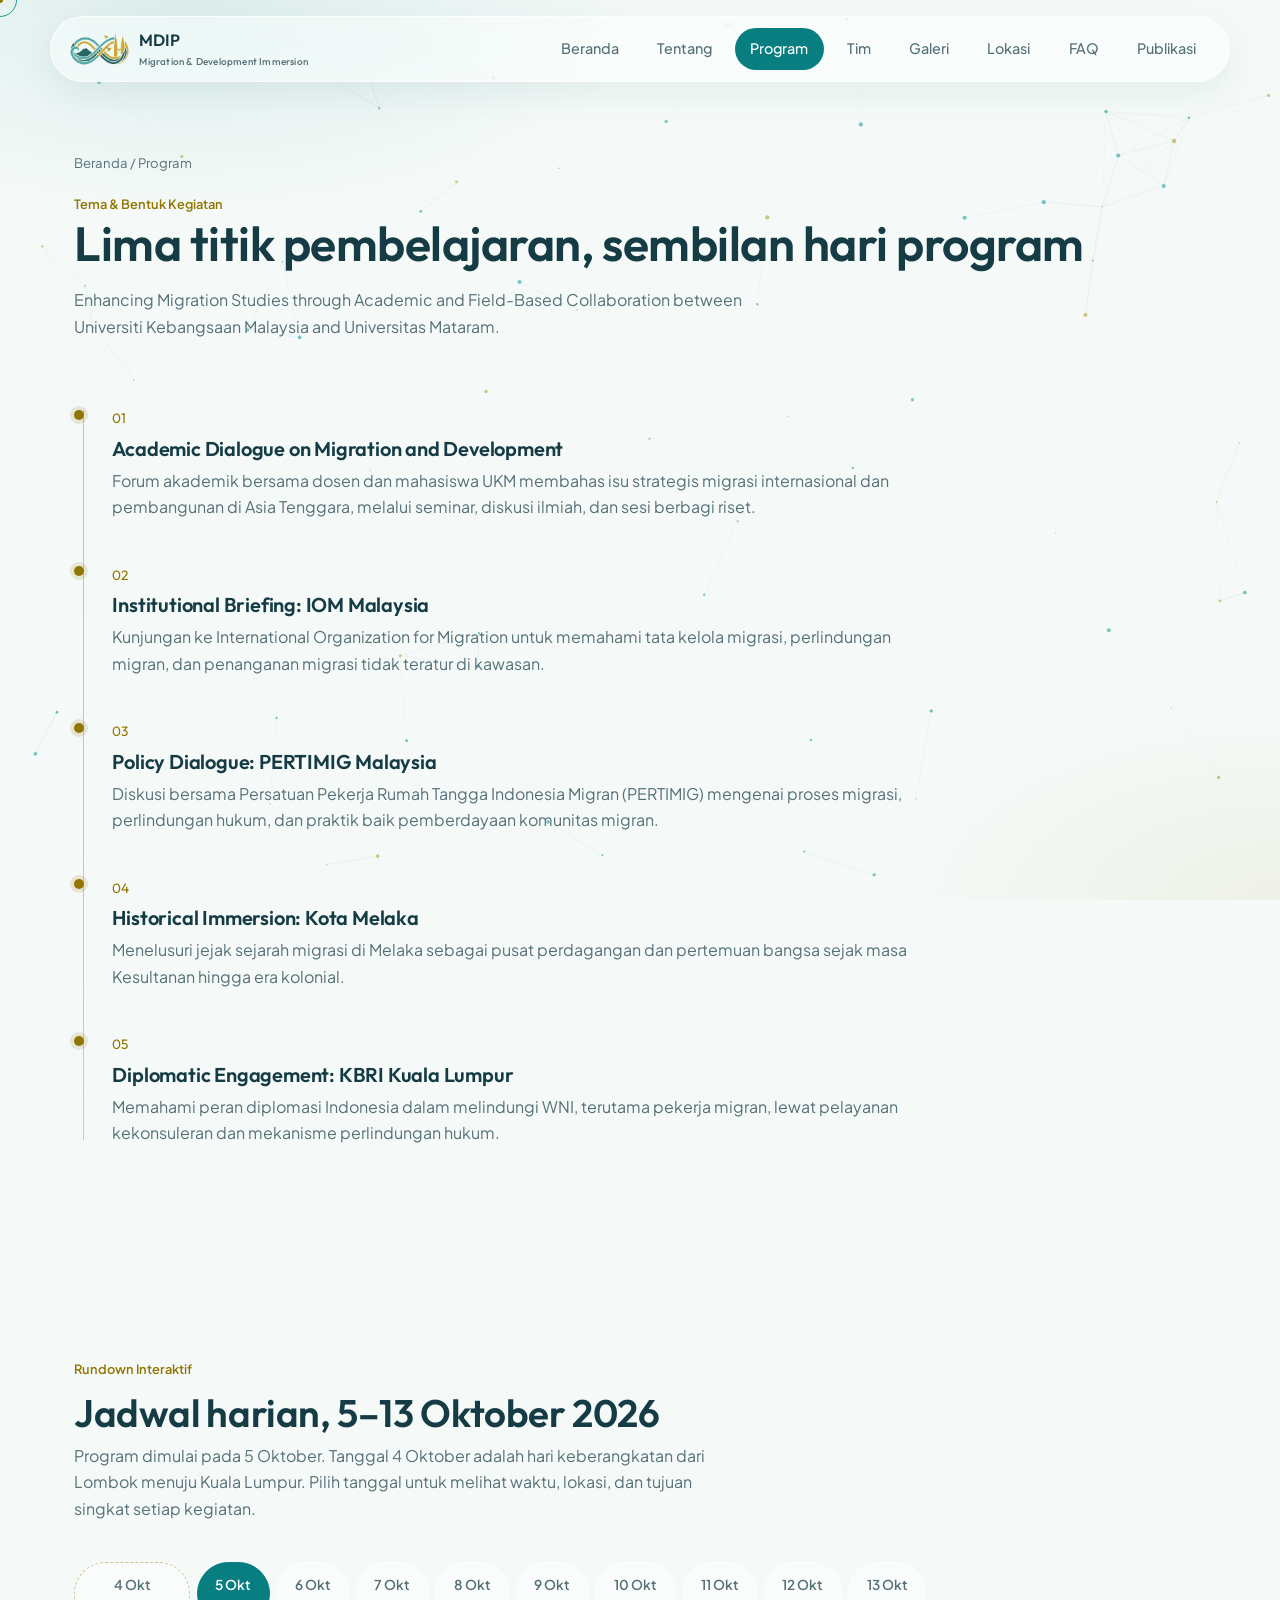
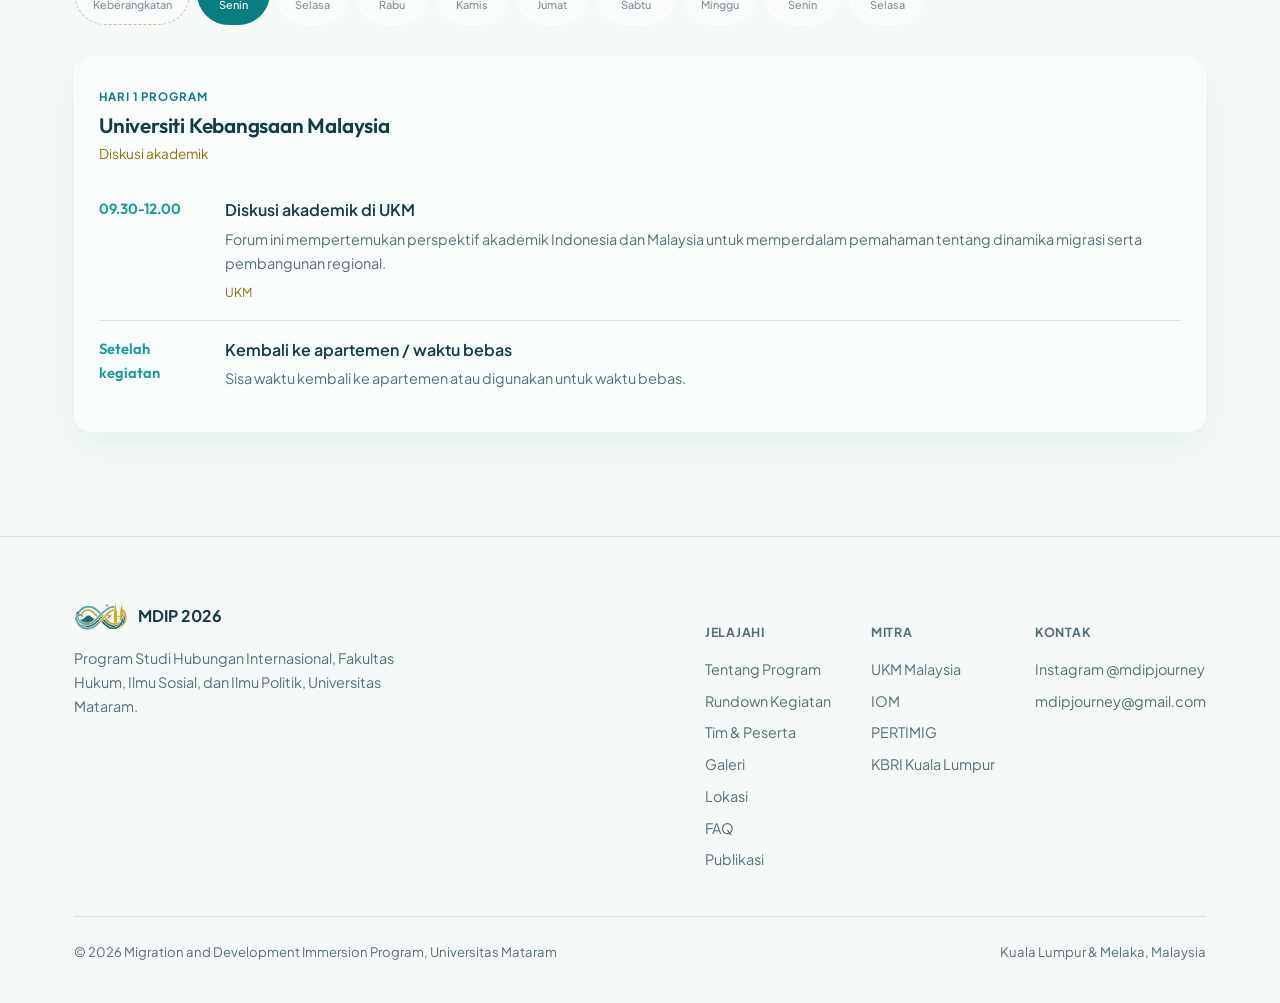
<file: program.html>
<!DOCTYPE html>
<html lang="id">
<head>
<meta charset="UTF-8">
<meta name="viewport" content="width=device-width, initial-scale=1.0">
<title>Rincian Program: MDIP</title>
<meta name="description" content="Lima kegiatan utama dan rundown harian Migration and Development Immersion Program, 5–13 Oktober 2026.">
<link rel="icon" href="assets/logo-icon.png">
<link rel="preconnect" href="https://fonts.googleapis.com">
<link href="https://fonts.googleapis.com/css2?family=Outfit:wght@500;600;700&family=Plus+Jakarta+Sans:wght@400;500;600;700&display=swap" rel="stylesheet">
<link rel="stylesheet" href="css/style.css?v=20261026">
<link rel="stylesheet" href="css/animations.css?v=20261026">
<script>try { const pending = sessionStorage.getItem('mdipPageEnterAt'); if (pending) document.documentElement.classList.add('page-pending'); else if (!window.matchMedia('(prefers-reduced-motion: reduce)').matches) document.documentElement.classList.add('intro-pending'); } catch (_) {}</script>
</head>
<body>

<canvas id="particle-canvas" aria-hidden="true"></canvas>
<div class="page-veil"></div>

<header class="site-header">
  <div class="container nav-inner">
    <a href="index.html" class="brand">
      <img src="assets/logo-icon.png" alt="Logo MDIP">
      <span>MDIP<small>Migration &amp; Development Immersion</small></span>
    </a>
    <nav class="nav-links" id="navLinks">
      <a href="index.html">Beranda</a>
      <a href="about.html">Tentang</a>
      <a href="program.html">Program</a>
      <a href="team.html">Tim</a>
      <a href="gallery.html">Galeri</a>
      <a href="resources.html">Lokasi</a><a href="faq.html">FAQ</a><a href="publications.html">Publikasi</a>
    </nav>
    <button class="nav-toggle" aria-label="Buka menu navigasi" aria-expanded="false"><svg viewBox="0 0 24 24" width="21" height="21" aria-hidden="true" focusable="false"><path d="M4 6h16M4 12h16M4 18h16" fill="none" stroke="currentColor" stroke-width="2" stroke-linecap="round"/></svg></button>
  </div>
</header>

<main>

  <section class="page-hero">
    <div class="container">
      <div class="breadcrumb"><a href="index.html">Beranda</a> / Program</div>
      <span class="eyebrow">Tema &amp; Bentuk Kegiatan</span>
      <h1>Lima titik pembelajaran, sembilan hari program</h1>
      <p>Enhancing Migration Studies through Academic and Field-Based Collaboration between Universiti Kebangsaan Malaysia and Universitas Mataram.</p>
    </div>
  </section>

  <!-- ================= 5 KEGIATAN ================= -->
  <section style="padding-top:0">
    <div class="container">
      <div class="timeline" data-reveal-stagger>
        <div class="timeline-item">
          <span class="num">01</span>
          <h3>Academic Dialogue on Migration and Development</h3>
          <p>Forum akademik bersama dosen dan mahasiswa UKM membahas isu strategis migrasi internasional dan pembangunan di Asia Tenggara, melalui seminar, diskusi ilmiah, dan sesi berbagi riset.</p>
        </div>
        <div class="timeline-item">
          <span class="num">02</span>
          <h3>Institutional Briefing: IOM Malaysia</h3>
          <p>Kunjungan ke International Organization for Migration untuk memahami tata kelola migrasi, perlindungan migran, dan penanganan migrasi tidak teratur di kawasan.</p>
        </div>
        <div class="timeline-item">
          <span class="num">03</span>
          <h3>Policy Dialogue: PERTIMIG Malaysia</h3>
          <p>Diskusi bersama Persatuan Pekerja Rumah Tangga Indonesia Migran (PERTIMIG) mengenai proses migrasi, perlindungan hukum, dan praktik baik pemberdayaan komunitas migran.</p>
        </div>
        <div class="timeline-item">
          <span class="num">04</span>
          <h3>Historical Immersion: Kota Melaka</h3>
          <p>Menelusuri jejak sejarah migrasi di Melaka sebagai pusat perdagangan dan pertemuan bangsa sejak masa Kesultanan hingga era kolonial.</p>
        </div>
        <div class="timeline-item">
          <span class="num">05</span>
          <h3>Diplomatic Engagement: KBRI Kuala Lumpur</h3>
          <p>Memahami peran diplomasi Indonesia dalam melindungi WNI, terutama pekerja migran, lewat pelayanan kekonsuleran dan mekanisme perlindungan hukum.</p>
        </div>
      </div>
    </div>
  </section>

  <!-- ================= RUNDOWN HARIAN ================= -->
  <section id="rundown">
    <div class="container">
      <div class="section-head" data-reveal>
        <span class="eyebrow">Rundown Interaktif</span>
        <h2>Jadwal harian, 5–13 Oktober 2026</h2>
        <p>Program dimulai pada 5 Oktober. Tanggal 4 Oktober adalah hari keberangkatan dari Lombok menuju Kuala Lumpur. Pilih tanggal untuk melihat waktu, lokasi, dan tujuan singkat setiap kegiatan.</p>
      </div>

      <div class="rundown-tabs" role="tablist" data-reveal>
        <button class="is-travel" role="tab" aria-selected="false" data-target="day1">4 Okt<span class="d">Keberangkatan</span></button>
        <button class="is-active" role="tab" aria-selected="true" data-target="day2">5 Okt<span class="d">Senin</span></button>
        <button role="tab" aria-selected="false" data-target="day3">6 Okt<span class="d">Selasa</span></button>
        <button role="tab" aria-selected="false" data-target="day4">7 Okt<span class="d">Rabu</span></button>
        <button role="tab" aria-selected="false" data-target="day5">8 Okt<span class="d">Kamis</span></button>
        <button role="tab" aria-selected="false" data-target="day6">9 Okt<span class="d">Jumat</span></button>
        <button role="tab" aria-selected="false" data-target="day7">10 Okt<span class="d">Sabtu</span></button>
        <button role="tab" aria-selected="false" data-target="day8">11 Okt<span class="d">Minggu</span></button>
        <button role="tab" aria-selected="false" data-target="day9">12 Okt<span class="d">Senin</span></button>
        <button role="tab" aria-selected="false" data-target="day10">13 Okt<span class="d">Selasa</span></button>
      </div>

      <div class="glass rundown-card" data-reveal>

        <div class="rundown-panel" id="day1">
          <span class="panel-tag">Hari keberangkatan · sebelum program dimulai</span>
          <h3>Keberangkatan ke Kuala Lumpur</h3>
          <div class="sub">Minggu, 4 Oktober 2026: penerbangan dari Lombok (LOP) ke Kuala Lumpur, kemudian menuju apartemen</div>
          <div style="margin-top: var(--space-2);">
            <div class="agenda-row"><span class="time">06.00-13.45</span><div><span class="what">Penerbangan LOP-KL</span><p class="desc">Rute BIL → JND → KLIA.</p><span class="loc">KLIA</span></div></div>
            <div class="agenda-row"><span class="time">15.15</span><div><span class="what">Perjalanan ke KL Sentral</span><p class="desc">Membeli TouchNGo dan tiket bus menuju KL Sentral.</p><span class="loc">KLIA → KL Sentral</span></div></div>
            <div class="agenda-row"><span class="time">OTW</span><div><span class="what">Menuju apartemen</span><p class="desc">Perjalanan dengan Grab Car ke Taragon Bukit Bintang.</p><span class="loc">KL Sentral → Apartemen</span></div></div>
            <div class="agenda-row"><span class="time">Bebas</span><div><span class="what">Waktu istirahat</span><p class="desc">Free time setibanya di apartemen.</p></div></div>
          </div>
        </div>

        <div class="rundown-panel is-active" id="day2">
          <span class="panel-tag">Hari 1 program</span>
          <h3>Universiti Kebangsaan Malaysia</h3>
          <div class="sub">Diskusi akademik</div>
          <div style="margin-top: var(--space-2);">
            <div class="agenda-row"><span class="time">09.30-12.00</span><div><span class="what">Diskusi akademik di UKM</span><p class="desc">Forum ini mempertemukan perspektif akademik Indonesia dan Malaysia untuk memperdalam pemahaman tentang dinamika migrasi serta pembangunan regional.</p><span class="loc">UKM</span></div></div>
            <div class="agenda-row"><span class="time">Setelah kegiatan</span><div><span class="what">Kembali ke apartemen / waktu bebas</span><p class="desc">Sisa waktu kembali ke apartemen atau digunakan untuk waktu bebas.</p></div></div>
          </div>
        </div>

        <div class="rundown-panel" id="day3">
          <span class="panel-tag">Hari 2 program</span>
          <h3>Kunjungan ke IOM Malaysia</h3>
          <div class="sub">Diskusi tata kelola migrasi</div>
          <div style="margin-top: var(--space-2);">
            <div class="agenda-row"><span class="time">14.00-15.00</span><div><span class="what">Kunjungan dan diskusi dengan IOM</span><p class="desc">Kegiatan ini mengenalkan peran IOM dalam tata kelola migrasi, perlindungan migran, dan respons terhadap kerentanan migrasi.</p><span class="loc">IOM Malaysia</span></div></div>
            <div class="agenda-row"><span class="time">Setelah kegiatan</span><div><span class="what">Kembali ke apartemen / waktu bebas</span><p class="desc">Sisa waktu kembali ke apartemen atau digunakan untuk waktu bebas.</p></div></div>
          </div>
        </div>
        <div class="rundown-panel" id="day4">
          <span class="panel-tag">Hari 3 program</span>
          <h3>Muzium Negara dan Pasar Seni</h3>
          <div class="sub">Kegiatan di Kuala Lumpur</div>
          <div style="margin-top: var(--space-2);">
            <div class="agenda-row"><span class="time">14.00-16.00</span><div><span class="what">Kunjungan ke Muzium Negara</span><p class="desc">Kunjungan ini memberi konteks sejarah Malaysia untuk memahami terbentuknya masyarakat yang beragam dan mobilitas penduduk di kawasan.</p></div></div>
            <div class="agenda-row"><span class="time">16.30-18.00</span><div><span class="what">Kunjungan ke Pasar Seni</span><p class="desc">Pengamatan kawasan budaya dan perdagangan ini membantu peserta melihat pertemuan tradisi lokal, komunitas, dan aktivitas ekonomi kota.</p></div></div>
            <div class="agenda-row"><span class="time">Setelah pukul 18.00</span><div><span class="what">Kembali ke apartemen</span></div></div>
          </div>
        </div>
        <div class="rundown-panel" id="day5">
          <span class="panel-tag">Hari 4 program</span>
          <h3>Chinatown</h3>
          <div class="sub">Kegiatan di Kuala Lumpur</div>
          <div style="margin-top: var(--space-2);">
            <div class="agenda-row"><span class="time">12.00-16.30</span><div><span class="what">Eksplorasi kawasan Chinatown</span><p class="desc">Kegiatan ini mengajak peserta mengamati jejak komunitas migran, warisan budaya, dan kehidupan multikultural di Kuala Lumpur.</p></div></div>
            <div class="agenda-row"><span class="time">Setelah kegiatan</span><div><span class="what">Kembali ke apartemen / waktu bebas</span><p class="desc">Sisa waktu kembali ke apartemen.</p></div></div>
          </div>
        </div>
        <div class="rundown-panel" id="day6">
          <span class="panel-tag">Hari 5 program</span>
          <h3>Anak Pengungsi &amp; Keluarga Lintas Kewarganegaraan</h3>
          <div class="sub">Kegiatan belajar dan interaksi bersama anak-anak di komunitas pengungsi</div>
          <div style="margin-top: var(--space-2);">
            <div class="agenda-row"><span class="time">09.00-11.00</span><div><span class="what">Kegiatan edukatif bersama anak pengungsi dan keluarga lintas kewarganegaraan</span><p class="desc">Sesi belajar, menggambar, dan berinteraksi bersama anak-anak dari komunitas pengungsi serta keluarga dengan latar kewarganegaraan yang beragam.</p></div></div>
            <div class="agenda-row"><span class="time">Setelah kegiatan</span><div><span class="what">Kembali ke apartemen / waktu bebas</span><p class="desc">Sisa waktu digunakan untuk kembali ke apartemen dan beristirahat.</p></div></div>
          </div>
        </div>

        <div class="rundown-panel" id="day7">
          <span class="panel-tag">Hari 6 program</span>
          <h3>Eksplorasi Kota Melaka</h3>
          <div class="sub">Perjalanan sehari penuh ke Melaka</div>
          <div style="margin-top: var(--space-2);">
            <div class="agenda-row"><span class="time">07.00-08.00</span><div><span class="what">Persiapan &amp; check out</span><p class="desc">Koper dititipkan di penginapan.</p></div></div>
            <div class="agenda-row"><span class="time">08.45-10.45</span><div><span class="what">Perjalanan menuju Melaka</span><p class="desc">Perjalanan darat dari Kuala Lumpur.</p></div></div>
            <div class="agenda-row"><span class="time">10.45-20.00</span><div><span class="what">Eksplorasi Kota Melaka</span><p class="desc">Penelusuran kawasan bersejarah ini menghubungkan sejarah perdagangan dan migrasi dengan pertemuan budaya di Selat Malaka.</p></div></div>
            <div class="agenda-row"><span class="time">20.00-22.00</span><div><span class="what">Kembali ke KL</span><p class="desc">Perjalanan pulang menuju apartemen.</p></div></div>
          </div>
        </div>

        <div class="rundown-panel" id="day8">
          <span class="panel-tag">Hari 7 program</span>
          <h3>Dialog Komunitas bersama PERTIMIG</h3>
          <div class="sub">Diskusi dengan komunitas pekerja migran Indonesia</div>
          <div style="margin-top: var(--space-2);">
            <div class="agenda-row"><span class="time">08.00-08.45</span><div><span class="what">Sarapan</span><p class="desc">Sarapan sambil memesan Grab.</p></div></div>
            <div class="agenda-row"><span class="time">08.45-09.30</span><div><span class="what">Menuju PERTIMIG</span><p class="desc">Grab, estimasi RM8-10/orang.</p></div></div>
            <div class="agenda-row"><span class="time">09.30-11.30</span><div><span class="what">Dialog bersama anggota PERTIMIG</span><p class="desc">Pertukaran pengalaman ini memberi ruang bagi peserta untuk memahami tantangan, kebutuhan perlindungan, dan perspektif pekerja migran secara langsung.</p><span class="loc">PERTIMIG</span></div></div>
            <div class="agenda-row"><span class="time">11.30-11.40</span><div><span class="what">Dokumentasi</span><p class="desc">Sesi foto dan berpamitan.</p></div></div>
            <div class="agenda-row"><span class="time">11.40-13.00</span><div><span class="what">ISHOMA</span><p class="desc">Makan siang dan salat di sekitar Pertimig.</p></div></div>
            <div class="agenda-row"><span class="time">13.00-13.30</span><div><span class="what">Kembali ke apartemen</span><p class="desc">Perjalanan pulang.</p></div></div>
          </div>
        </div>

        <div class="rundown-panel" id="day9">
          <span class="panel-tag">Hari 8 program</span>
          <h3>KBRI Kuala Lumpur</h3>
          <div class="sub">Waktu tentatif mengikuti jadwal KBRI</div>
          <div style="margin-top: var(--space-2);">
            <div class="agenda-row"><span class="time">08.00-08.45</span><div><span class="what">Sarapan</span><p class="desc">Sarapan di sekitar apartemen.</p></div></div>
            <div class="agenda-row"><span class="time">08.45-09.15</span><div><span class="what">Menuju KBRI</span><p class="desc">Grab atau kereta, estimasi RM8-10/orang.</p></div></div>
            <div class="agenda-row"><span class="time">09.15-11.30</span><div><span class="what">Dialog dengan KBRI</span><p class="desc">Sesi ini membahas peran diplomasi, layanan konsuler, dan mekanisme perlindungan WNI, khususnya pekerja migran Indonesia.</p><span class="loc">KBRI Kuala Lumpur</span></div></div>
            <div class="agenda-row"><span class="time">11.30-12.00</span><div><span class="what">Closing &amp; dokumentasi</span><p class="desc">Berpamitan dengan KBRI.</p></div></div>
            <div class="agenda-row"><span class="time">12.00-14.00</span><div><span class="what">ISHOMA</span><p class="desc">Makan siang dan salat di sekitar KBRI.</p></div></div>
            <div class="agenda-row"><span class="time">14.00-18.00</span><div><span class="what">Waktu bebas</span><p class="desc">Kondisional, dapat diarahkan ke tempat wisata KL.</p></div></div>
            <div class="agenda-row"><span class="time">18.00-19.30</span><div><span class="what">Makan malam</span><p class="desc">Bebas atau kembali ke apartemen.</p></div></div>
          </div>
        </div>

        <div class="rundown-panel" id="day10">
          <span class="panel-tag">Hari 9 program · kepulangan</span>
          <h3>Kepulangan</h3>
          <div class="sub">Check out dan penerbangan kembali ke Lombok</div>
          <div style="margin-top: var(--space-2);">
            <div class="agenda-row"><span class="time">Pagi</span><div><span class="what">Persiapan &amp; check out</span><p class="desc">Mandi, sarapan, dan persiapan check out apartemen.</p></div></div>
            <div class="agenda-row"><span class="time">Tentatif</span><div><span class="what">Menuju KLIA</span><p class="desc">Perjalanan menggunakan Grab.</p><span class="loc">Apartemen → KLIA</span></div></div>
            <div class="agenda-row"><span class="time">Tentatif</span><div><span class="what">Check-in</span><p class="desc">Check-in dan boarding pass.</p></div></div>
            <div class="agenda-row"><span class="time">Tentatif</span><div><span class="what">Departure</span><p class="desc">Penerbangan dari KLIA menuju LOP.</p></div></div>
          </div>
        </div>

      </div>
    </div>
  </section>

</main>

<footer class="site-footer">
  <div class="container">
    <div class="footer-grid">
      <div>
        <div class="footer-brand">
          <img src="assets/logo-icon.png" alt="Logo MDIP">
          <strong>MDIP 2026</strong>
        </div>
        <p style="margin-top:1rem; max-width: 32ch; color: var(--ink-dim); font-size:0.9rem;">Program Studi Hubungan Internasional, Fakultas Hukum, Ilmu Sosial, dan Ilmu Politik, Universitas Mataram.</p>
      </div>
      <div class="footer-links">
        <div>
          <h5>Jelajahi</h5>
          <a href="about.html">Tentang Program</a>
          <a href="program.html">Rundown Kegiatan</a>
          <a href="team.html">Tim &amp; Peserta</a>
          <a href="gallery.html">Galeri</a>
          <a href="resources.html">Lokasi</a><a href="faq.html">FAQ</a><a href="publications.html">Publikasi</a>
        </div>
        <div>
          <h5>Mitra</h5>
          <a href="about.html#mitra-ukm">UKM Malaysia</a>
          <a href="about.html#mitra-iom">IOM</a>
          <a href="about.html#mitra-pertimig">PERTIMIG</a>
          <a href="about.html#mitra-kbri">KBRI Kuala Lumpur</a>
        </div>
        <div>
          <h5>Kontak</h5>
          <a href="https://www.instagram.com/mdipjourney/" target="_blank" rel="noopener noreferrer">Instagram @mdipjourney</a>
          <a href="mailto:mdipjourney@gmail.com">mdipjourney@gmail.com</a>
        </div>
      </div>
    </div>
    <div class="footer-bottom">
      <span>© 2026 Migration and Development Immersion Program, Universitas Mataram</span>
      <span>Kuala Lumpur &amp; Melaka, Malaysia</span>
    </div>
  </div>
</footer>

<script src="js/particles.js?v=20261026"></script>
<script src="js/animations.js?v=20261026"></script>
<script src="js/main.js?v=20261026"></script>
</body>
</html>
</file>
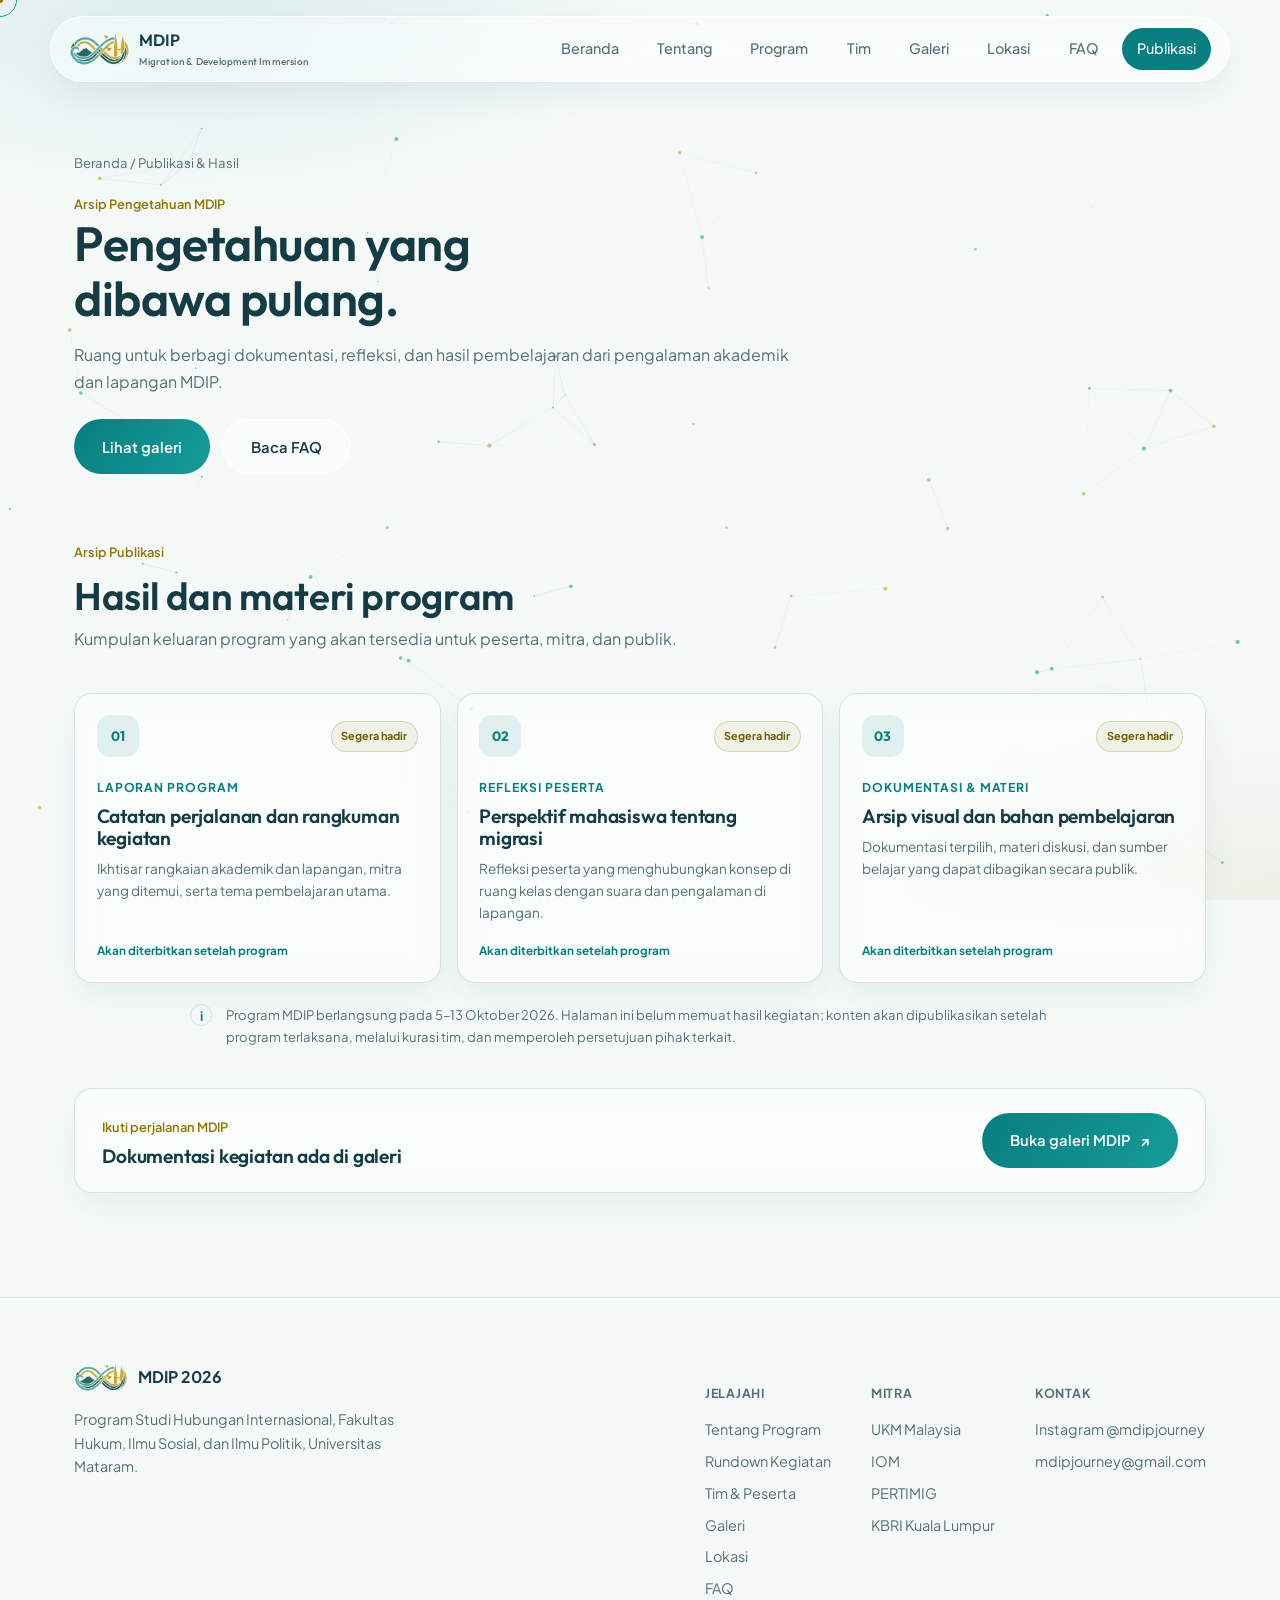
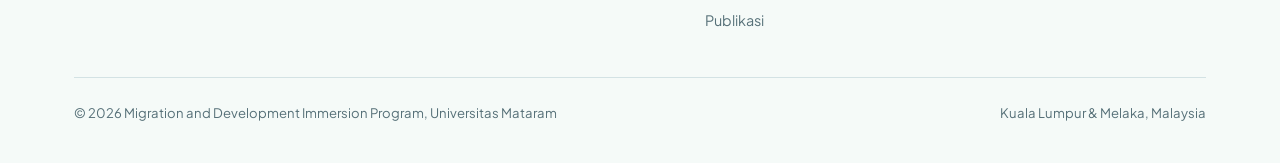
<file: publications.html>
<!DOCTYPE html>
<html lang="id">
<head>
<meta charset="UTF-8">
<meta name="viewport" content="width=device-width, initial-scale=1.0">
<title>Publikasi &amp; Hasil: MDIP</title>
<meta name="description" content="Laporan program, refleksi peserta, dokumentasi, dan materi pembelajaran Migration and Development Immersion Program.">
<link rel="icon" href="assets/logo-icon.png">
<link rel="preconnect" href="https://fonts.googleapis.com">
<link href="https://fonts.googleapis.com/css2?family=Outfit:wght@500;600;700&family=Plus+Jakarta+Sans:wght@400;500;600;700&display=swap" rel="stylesheet">
<link rel="stylesheet" href="css/style.css?v=20261026"><link rel="stylesheet" href="css/animations.css?v=20261026">
<script>try { const pending = sessionStorage.getItem('mdipPageEnterAt'); if (pending) document.documentElement.classList.add('page-pending'); else if (!window.matchMedia('(prefers-reduced-motion: reduce)').matches) document.documentElement.classList.add('intro-pending'); } catch (_) {}</script>
</head>
<body>
<canvas id="particle-canvas" aria-hidden="true"></canvas><div class="page-veil"></div>
<header class="site-header"><div class="container nav-inner">
  <a href="index.html" class="brand"><img src="assets/logo-icon.png" alt="Logo MDIP"><span>MDIP<small>Migration &amp; Development Immersion</small></span></a>
  <nav class="nav-links" id="navLinks"><a href="index.html">Beranda</a><a href="about.html">Tentang</a><a href="program.html">Program</a><a href="team.html">Tim</a><a href="gallery.html">Galeri</a><a href="resources.html">Lokasi</a><a href="faq.html">FAQ</a><a href="publications.html">Publikasi</a></nav>
  <button class="nav-toggle" aria-label="Buka menu navigasi" aria-expanded="false"><svg viewBox="0 0 24 24" width="21" height="21" aria-hidden="true" focusable="false"><path d="M4 6h16M4 12h16M4 18h16" fill="none" stroke="currentColor" stroke-width="2" stroke-linecap="round"/></svg></button>
</div></header>
<main>
  <section class="page-hero"><div class="container">
    <div class="breadcrumb"><a href="index.html">Beranda</a> / Publikasi &amp; Hasil</div><span class="eyebrow">Arsip Pengetahuan MDIP</span>
    <h1>Pengetahuan yang<br><span class="accent">dibawa pulang.</span></h1>
    <p>Ruang untuk berbagi dokumentasi, refleksi, dan hasil pembelajaran dari pengalaman akademik dan lapangan MDIP.</p>
    <div class="resource-jump"><a class="btn btn-primary" href="gallery.html">Lihat galeri</a><a class="btn btn-ghost" href="faq.html">Baca FAQ</a></div>
  </div></section>
  <section class="resource-section" style="padding-top:0"><div class="container">
    <div class="section-head" data-reveal><span class="eyebrow">Arsip Publikasi</span><h2>Hasil dan materi program</h2><p>Kumpulan keluaran program yang akan tersedia untuk peserta, mitra, dan publik.</p></div>
    <div class="publication-grid" data-reveal-stagger>
      <article class="publication-card glass"><div class="publication-top"><span class="publication-icon" aria-hidden="true">01</span><span class="publication-status">Segera hadir</span></div><span class="institution-kicker">Laporan Program</span><h3>Catatan perjalanan dan rangkuman kegiatan</h3><p>Ikhtisar rangkaian akademik dan lapangan, mitra yang ditemui, serta tema pembelajaran utama.</p><span class="publication-footer">Akan diterbitkan setelah program</span></article>
      <article class="publication-card glass"><div class="publication-top"><span class="publication-icon" aria-hidden="true">02</span><span class="publication-status">Segera hadir</span></div><span class="institution-kicker">Refleksi Peserta</span><h3>Perspektif mahasiswa tentang migrasi</h3><p>Refleksi peserta yang menghubungkan konsep di ruang kelas dengan suara dan pengalaman di lapangan.</p><span class="publication-footer">Akan diterbitkan setelah program</span></article>
      <article class="publication-card glass"><div class="publication-top"><span class="publication-icon" aria-hidden="true">03</span><span class="publication-status">Segera hadir</span></div><span class="institution-kicker">Dokumentasi &amp; Materi</span><h3>Arsip visual dan bahan pembelajaran</h3><p>Dokumentasi terpilih, materi diskusi, dan sumber belajar yang dapat dibagikan secara publik.</p><span class="publication-footer">Akan diterbitkan setelah program</span></article>
    </div>
    <div class="publication-note" data-reveal><span class="publication-note-mark" aria-hidden="true">i</span><p>Program MDIP berlangsung pada 5&#8211;13 Oktober 2026. Halaman ini belum memuat hasil kegiatan; konten akan dipublikasikan setelah program terlaksana, melalui kurasi tim, dan memperoleh persetujuan pihak terkait.</p></div>
    <div class="resource-cta glass" data-reveal><div><span class="eyebrow">Ikuti perjalanan MDIP</span><h3>Dokumentasi kegiatan ada di galeri</h3></div><a class="btn btn-primary" href="gallery.html">Buka galeri MDIP <span aria-hidden="true">&#8599;</span></a></div>
  </div></section>
</main>
<footer class="site-footer">
  <div class="container">
    <div class="footer-grid">
      <div>
        <div class="footer-brand">
          <img src="assets/logo-icon.png" alt="Logo MDIP">
          <strong>MDIP 2026</strong>
        </div>
        <p style="margin-top:1rem; max-width: 32ch; color: var(--ink-dim); font-size:0.9rem;">Program Studi Hubungan Internasional, Fakultas Hukum, Ilmu Sosial, dan Ilmu Politik, Universitas Mataram.</p>
      </div>
      <div class="footer-links">
        <div>
          <h5>Jelajahi</h5>
          <a href="about.html">Tentang Program</a>
          <a href="program.html">Rundown Kegiatan</a>
          <a href="team.html">Tim &amp; Peserta</a>
          <a href="gallery.html">Galeri</a>
          <a href="resources.html">Lokasi</a><a href="faq.html">FAQ</a><a href="publications.html">Publikasi</a>
        </div>
        <div>
          <h5>Mitra</h5>
          <a href="about.html#mitra-ukm">UKM Malaysia</a>
          <a href="about.html#mitra-iom">IOM</a>
          <a href="about.html#mitra-pertimig">PERTIMIG</a>
          <a href="about.html#mitra-kbri">KBRI Kuala Lumpur</a>
        </div>
        <div>
          <h5>Kontak</h5>
          <a href="https://www.instagram.com/mdipjourney/" target="_blank" rel="noopener noreferrer">Instagram @mdipjourney</a>
          <a href="mailto:mdipjourney@gmail.com">mdipjourney@gmail.com</a>
        </div>
      </div>
    </div>
    <div class="footer-bottom">
      <span>© 2026 Migration and Development Immersion Program, Universitas Mataram</span>
      <span>Kuala Lumpur &amp; Melaka, Malaysia</span>
    </div>
  </div>
</footer>
<script src="js/particles.js?v=20261026"></script><script src="js/animations.js?v=20261026"></script><script src="js/main.js?v=20261026"></script>
</body></html>
</file>
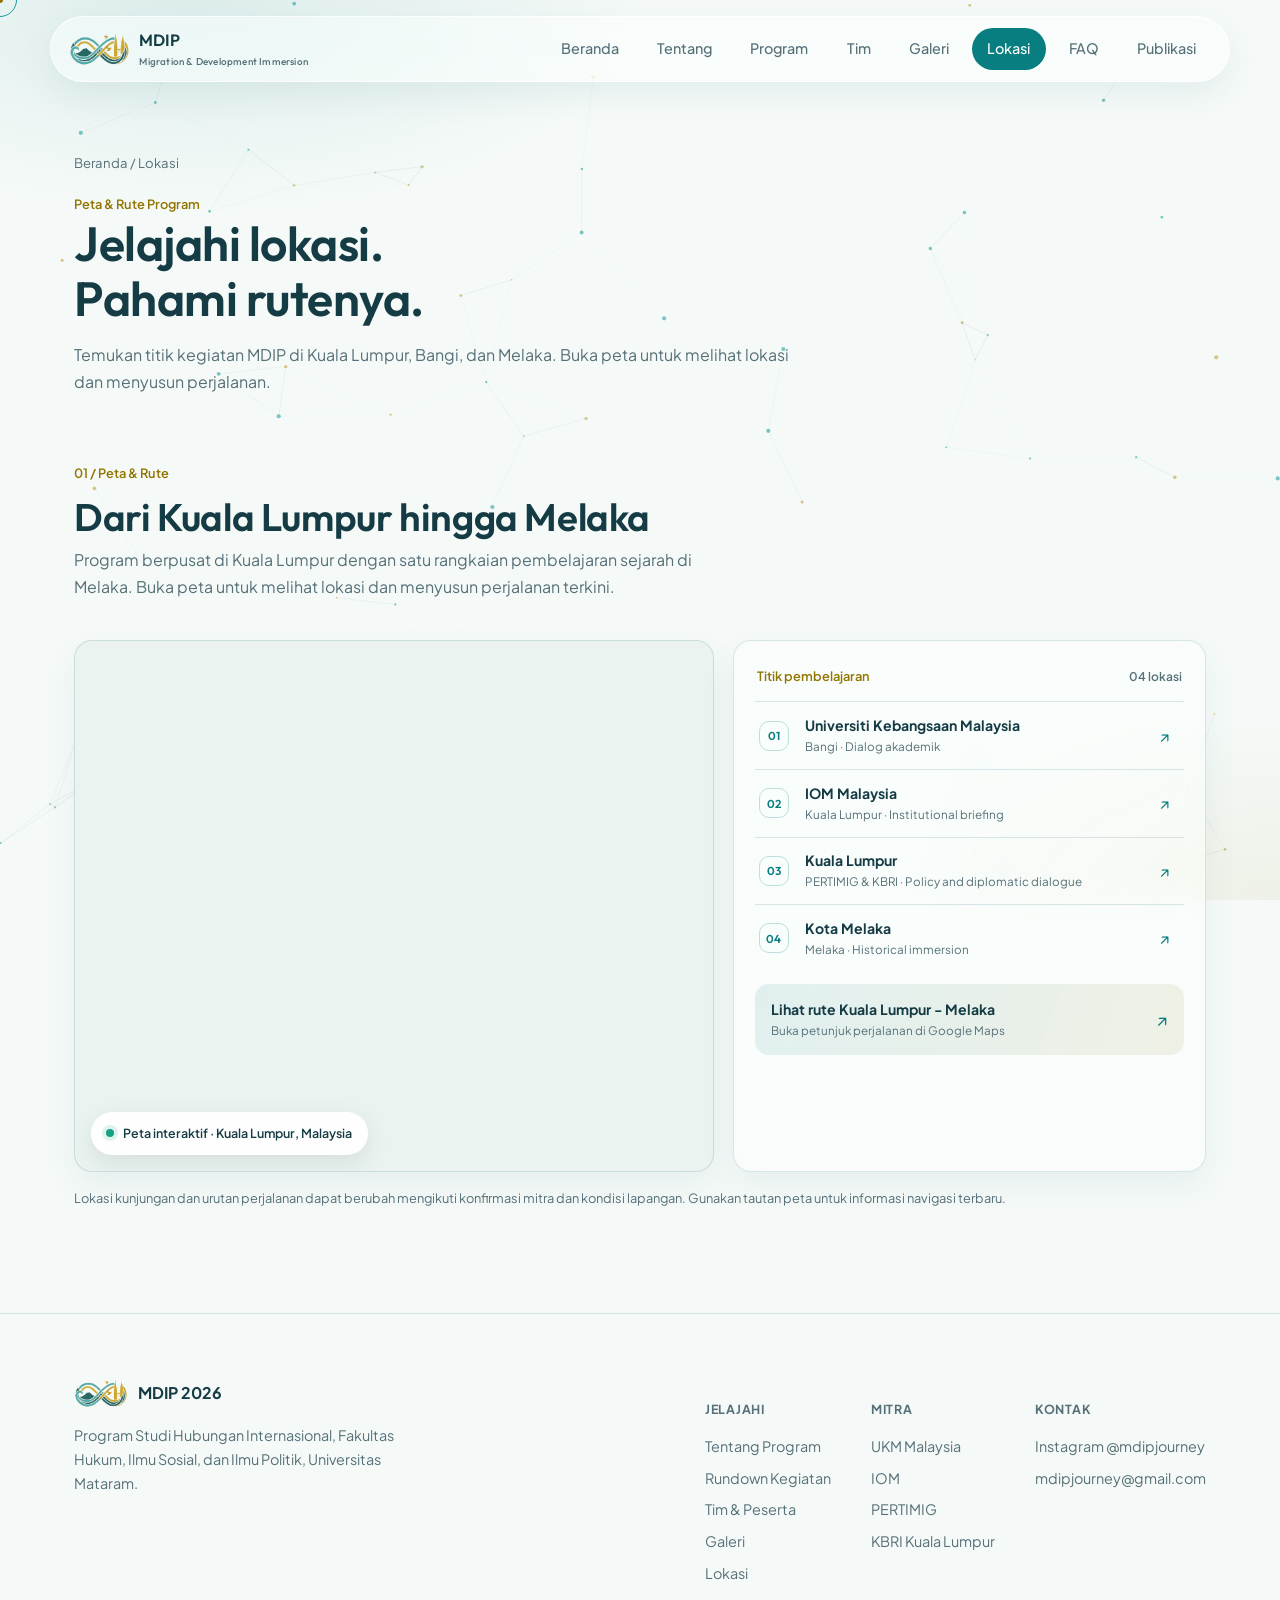
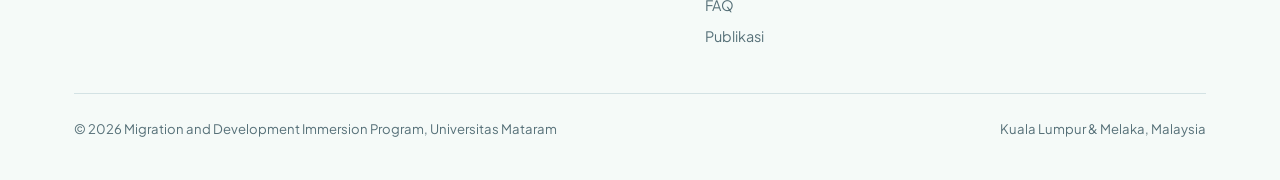
<file: resources.html>
<!DOCTYPE html>
<html lang="id">
<head>
<meta charset="UTF-8">
<meta name="viewport" content="width=device-width, initial-scale=1.0">
<title>Peta &amp; Rute: MDIP</title>
<meta name="description" content="Peta lokasi dan rute kegiatan Migration and Development Immersion Program di Kuala Lumpur dan Melaka.">
<link rel="icon" href="assets/logo-icon.png">
<link rel="preconnect" href="https://fonts.googleapis.com">
<link href="https://fonts.googleapis.com/css2?family=Outfit:wght@500;600;700&family=Plus+Jakarta+Sans:wght@400;500;600;700&display=swap" rel="stylesheet">
<link rel="stylesheet" href="css/style.css?v=20261026">
<link rel="stylesheet" href="css/animations.css?v=20261026">
<script>try { const pending = sessionStorage.getItem('mdipPageEnterAt'); if (pending) document.documentElement.classList.add('page-pending'); else if (!window.matchMedia('(prefers-reduced-motion: reduce)').matches) document.documentElement.classList.add('intro-pending'); } catch (_) {}</script>
</head>
<body>
<canvas id="particle-canvas" aria-hidden="true"></canvas>
<div class="page-veil"></div>
<header class="site-header">
  <div class="container nav-inner">
    <a href="index.html" class="brand"><img src="assets/logo-icon.png" alt="Logo MDIP"><span>MDIP<small>Migration &amp; Development Immersion</small></span></a>
    <nav class="nav-links" id="navLinks">
      <a href="index.html">Beranda</a><a href="about.html">Tentang</a><a href="program.html">Program</a><a href="team.html">Tim</a><a href="gallery.html">Galeri</a><a href="resources.html">Lokasi</a><a href="faq.html">FAQ</a><a href="publications.html">Publikasi</a>
    </nav>
    <button class="nav-toggle" aria-label="Buka menu navigasi" aria-expanded="false"><svg viewBox="0 0 24 24" width="21" height="21" aria-hidden="true" focusable="false"><path d="M4 6h16M4 12h16M4 18h16" fill="none" stroke="currentColor" stroke-width="2" stroke-linecap="round"/></svg></button>
  </div>
</header>
<main>
  <section class="page-hero">
    <div class="container">
      <div class="breadcrumb"><a href="index.html">Beranda</a> / Lokasi</div>
      <span class="eyebrow">Peta &amp; Rute Program</span>
      <h1>Jelajahi lokasi.<br><span class="accent">Pahami rutenya.</span></h1>
      <p>Temukan titik kegiatan MDIP di Kuala Lumpur, Bangi, dan Melaka. Buka peta untuk melihat lokasi dan menyusun perjalanan.</p>
    </div>
  </section>

  <section id="lokasi" class="resource-section" style="padding-top:0">
    <div class="container">
      <div class="section-head" data-reveal><span class="eyebrow">01 / Peta &amp; Rute</span><h2>Dari Kuala Lumpur hingga Melaka</h2><p>Program berpusat di Kuala Lumpur dengan satu rangkaian pembelajaran sejarah di Melaka. Buka peta untuk melihat lokasi dan menyusun perjalanan terkini.</p></div>
      <div class="map-layout" data-reveal>
        <div class="map-frame glass"><iframe title="Peta kawasan program MDIP di Kuala Lumpur dan Malaysia" src="https://maps.google.com/maps?q=Kuala%20Lumpur%2C%20Malaysia&z=10&output=embed" loading="lazy" referrerpolicy="no-referrer-when-downgrade" allowfullscreen></iframe><div class="map-caption"><span class="map-live-dot"></span>Peta interaktif · Kuala Lumpur, Malaysia</div></div>
        <div class="location-panel glass">
          <div class="location-heading"><span class="eyebrow">Titik pembelajaran</span><span class="location-count">04 lokasi</span></div>
          <a class="location-item" href="https://www.google.com/maps/search/?api=1&query=Universiti+Kebangsaan+Malaysia" target="_blank" rel="noopener noreferrer"><span class="location-number">01</span><span><strong>Universiti Kebangsaan Malaysia</strong><small>Bangi · Dialog akademik</small></span><span class="location-arrow" aria-hidden="true">&#8599;</span></a>
          <a class="location-item" href="https://www.google.com/maps/search/?api=1&query=IOM+Malaysia+Kuala+Lumpur" target="_blank" rel="noopener noreferrer"><span class="location-number">02</span><span><strong>IOM Malaysia</strong><small>Kuala Lumpur · Institutional briefing</small></span><span class="location-arrow" aria-hidden="true">&#8599;</span></a>
          <a class="location-item" href="https://www.google.com/maps/search/?api=1&query=Kuala+Lumpur+Malaysia" target="_blank" rel="noopener noreferrer"><span class="location-number">03</span><span><strong>Kuala Lumpur</strong><small>PERTIMIG &amp; KBRI · Policy and diplomatic dialogue</small></span><span class="location-arrow" aria-hidden="true">&#8599;</span></a>
          <a class="location-item" href="https://www.google.com/maps/search/?api=1&query=Melaka+Malaysia" target="_blank" rel="noopener noreferrer"><span class="location-number">04</span><span><strong>Kota Melaka</strong><small>Melaka · Historical immersion</small></span><span class="location-arrow" aria-hidden="true">&#8599;</span></a>
          <a class="route-link" href="https://www.google.com/maps/dir/?api=1&origin=Kuala+Lumpur%2C+Malaysia&destination=Melaka%2C+Malaysia&travelmode=driving" target="_blank" rel="noopener noreferrer"><span><strong>Lihat rute Kuala Lumpur - Melaka</strong><small>Buka petunjuk perjalanan di Google Maps</small></span><span aria-hidden="true">&#8599;</span></a></div>
      </div>
      <p class="map-note">Lokasi kunjungan dan urutan perjalanan dapat berubah mengikuti konfirmasi mitra dan kondisi lapangan. Gunakan tautan peta untuk informasi navigasi terbaru.</p>
    </div>
  </section>


</main>
<footer class="site-footer">
  <div class="container">
    <div class="footer-grid">
      <div>
        <div class="footer-brand">
          <img src="assets/logo-icon.png" alt="Logo MDIP">
          <strong>MDIP 2026</strong>
        </div>
        <p style="margin-top:1rem; max-width: 32ch; color: var(--ink-dim); font-size:0.9rem;">Program Studi Hubungan Internasional, Fakultas Hukum, Ilmu Sosial, dan Ilmu Politik, Universitas Mataram.</p>
      </div>
      <div class="footer-links">
        <div>
          <h5>Jelajahi</h5>
          <a href="about.html">Tentang Program</a>
          <a href="program.html">Rundown Kegiatan</a>
          <a href="team.html">Tim &amp; Peserta</a>
          <a href="gallery.html">Galeri</a>
          <a href="resources.html">Lokasi</a><a href="faq.html">FAQ</a><a href="publications.html">Publikasi</a>
        </div>
        <div>
          <h5>Mitra</h5>
          <a href="about.html#mitra-ukm">UKM Malaysia</a>
          <a href="about.html#mitra-iom">IOM</a>
          <a href="about.html#mitra-pertimig">PERTIMIG</a>
          <a href="about.html#mitra-kbri">KBRI Kuala Lumpur</a>
        </div>
        <div>
          <h5>Kontak</h5>
          <a href="https://www.instagram.com/mdipjourney/" target="_blank" rel="noopener noreferrer">Instagram @mdipjourney</a>
          <a href="mailto:mdipjourney@gmail.com">mdipjourney@gmail.com</a>
        </div>
      </div>
    </div>
    <div class="footer-bottom">
      <span>© 2026 Migration and Development Immersion Program, Universitas Mataram</span>
      <span>Kuala Lumpur &amp; Melaka, Malaysia</span>
    </div>
  </div>
</footer>
<script src="js/particles.js?v=20261026"></script><script src="js/animations.js?v=20261026"></script><script src="js/main.js?v=20261026"></script>
</body>
</html>
</file>
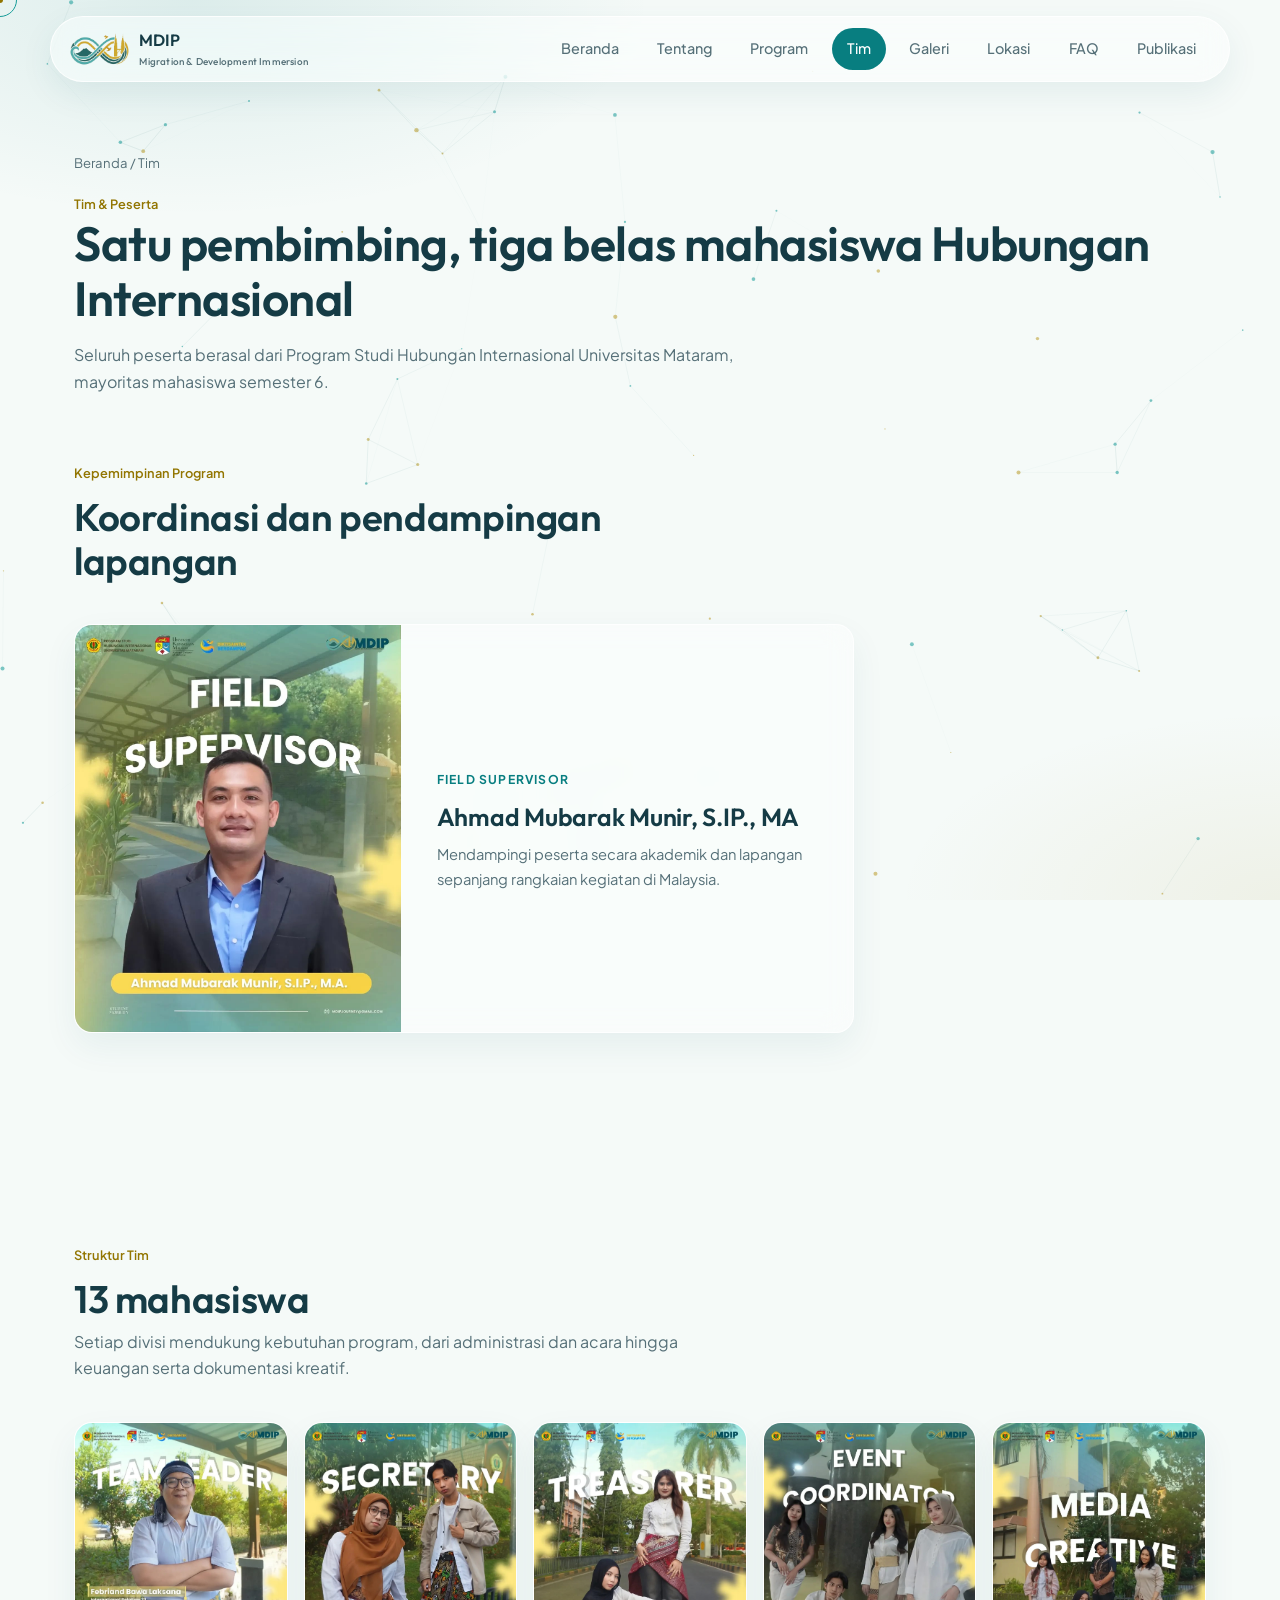
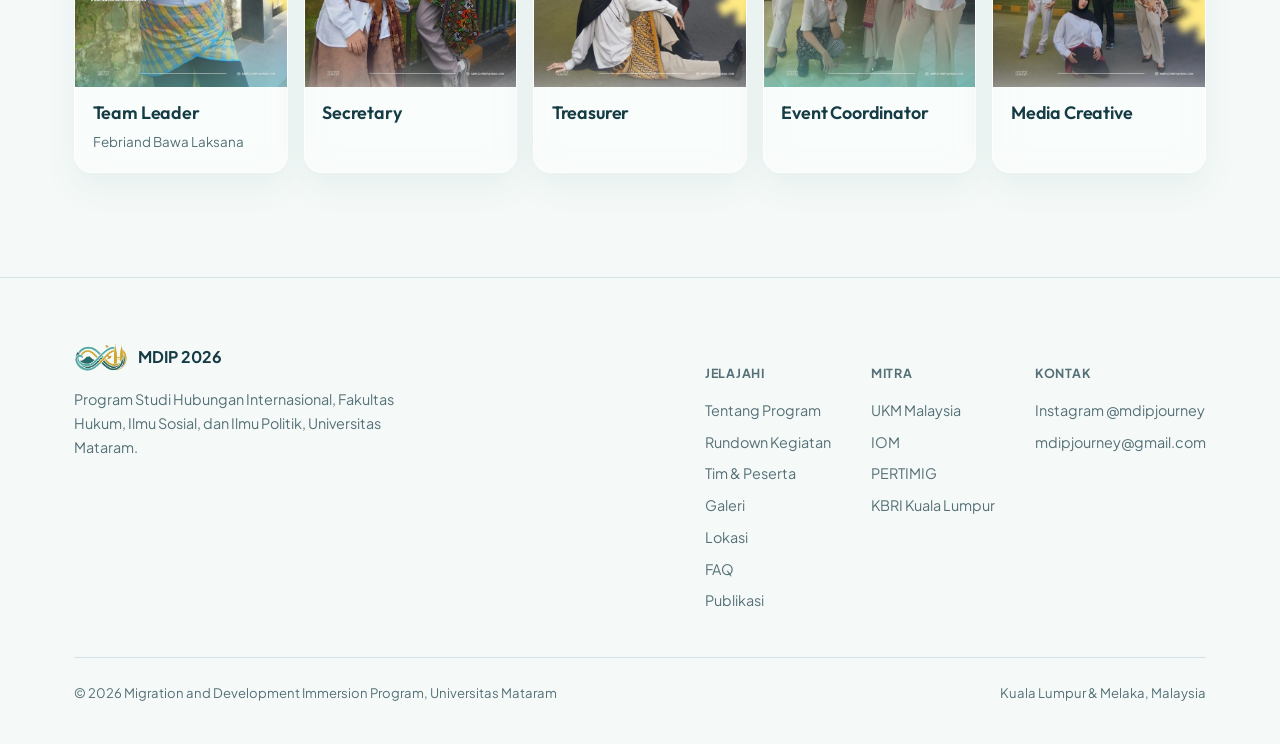
<file: team.html>
<!DOCTYPE html>
<html lang="id">
<head>
<meta charset="UTF-8">
<meta name="viewport" content="width=device-width, initial-scale=1.0">
<title>Tim &amp; Peserta: MDIP</title>
<meta name="description" content="Pembimbing dan 13 peserta Migration and Development Immersion Program dari Program Studi Hubungan Internasional Universitas Mataram.">
<link rel="icon" href="assets/logo-icon.png">
<link rel="preconnect" href="https://fonts.googleapis.com">
<link href="https://fonts.googleapis.com/css2?family=Outfit:wght@500;600;700&family=Plus+Jakarta+Sans:wght@400;500;600;700&display=swap" rel="stylesheet">
<link rel="stylesheet" href="css/style.css?v=20261026">
<link rel="stylesheet" href="css/animations.css?v=20261026">
<script>try { const pending = sessionStorage.getItem('mdipPageEnterAt'); if (pending) document.documentElement.classList.add('page-pending'); else if (!window.matchMedia('(prefers-reduced-motion: reduce)').matches) document.documentElement.classList.add('intro-pending'); } catch (_) {}</script>
</head>
<body>

<canvas id="particle-canvas" aria-hidden="true"></canvas>
<div class="page-veil"></div>

<header class="site-header">
  <div class="container nav-inner">
    <a href="index.html" class="brand">
      <img src="assets/logo-icon.png" alt="Logo MDIP">
      <span>MDIP<small>Migration &amp; Development Immersion</small></span>
    </a>
    <nav class="nav-links" id="navLinks">
      <a href="index.html">Beranda</a>
      <a href="about.html">Tentang</a>
      <a href="program.html">Program</a>
      <a href="team.html">Tim</a>
      <a href="gallery.html">Galeri</a>
      <a href="resources.html">Lokasi</a><a href="faq.html">FAQ</a><a href="publications.html">Publikasi</a>
    </nav>
    <button class="nav-toggle" aria-label="Buka menu navigasi" aria-expanded="false"><svg viewBox="0 0 24 24" width="21" height="21" aria-hidden="true" focusable="false"><path d="M4 6h16M4 12h16M4 18h16" fill="none" stroke="currentColor" stroke-width="2" stroke-linecap="round"/></svg></button>
  </div>
</header>

<main>

  <section class="page-hero">
    <div class="container">
      <div class="breadcrumb"><a href="index.html">Beranda</a> / Tim</div>
      <span class="eyebrow">Tim &amp; Peserta</span>
      <h1>Satu pembimbing, tiga belas mahasiswa Hubungan Internasional</h1>
      <p>Seluruh peserta berasal dari Program Studi Hubungan Internasional Universitas Mataram, mayoritas mahasiswa semester 6.</p>
    </div>
  </section>

  <section class="team-leadership" style="padding-top:0">
    <div class="container">
      <div class="section-head" data-reveal>
        <span class="eyebrow">Kepemimpinan Program</span>
        <h2>Koordinasi dan pendampingan lapangan</h2>
      </div>
      <div class="leadership-grid" data-reveal-stagger>
        <article class="supervisor-card glass">
          <img src="assets/team/ahmad-mubarak-munir.jpeg" alt="Ahmad Mubarak Munir, Field Supervisor MDIP">
          <div class="supervisor-copy">
            <span class="team-role-label">Field Supervisor</span>
            <h3>Ahmad Mubarak Munir, S.IP., MA</h3>
            <p>Mendampingi peserta secara akademik dan lapangan sepanjang rangkaian kegiatan di Malaysia.</p>
          </div>
        </article>
      </div>
    </div>
  </section>

  <section class="team-divisions">
    <div class="container">
      <div class="section-head" data-reveal>
        <span class="eyebrow">Struktur Tim</span>
        <h2>13 mahasiswa</h2>
        <p>Setiap divisi mendukung kebutuhan program, dari administrasi dan acara hingga keuangan serta dokumentasi kreatif.</p>
      </div>

      <div class="divisions-grid" data-reveal-stagger>
        <article class="division-card leader-photo-card glass tilt-card" role="button" tabindex="0" data-photo-profile data-name="Febriand Bawa Laksana" data-role="Team Leader" data-photo="assets/team/febriand-bawa-laksana.jpeg" aria-label="Tampilkan foto Team Leader Febriand Bawa Laksana">
          <img src="assets/team/febriand-bawa-laksana.jpeg" alt="Febriand Bawa Laksana, Team Leader MDIP">
          <h3>Team Leader</h3>
          <p>Febriand Bawa Laksana</p>
        </article>

        <article class="division-card glass tilt-card" role="button" tabindex="0" data-photo-division data-division="Secretary" data-members='[{"name":"Praja Alim Zamzani","photo":"assets/team/praja-alim-zamzani.jpeg"},{"name":"Rifalina Razanah Segaf S","photo":"assets/team/rifalina.jpeg"}]' aria-label="Buka foto anggota divisi Secretary">
          <img src="assets/team/secretary-division.jpeg" alt="Foto divisi Secretary">
          <h3>Secretary</h3>
        </article>

        <article class="division-card glass tilt-card" role="button" tabindex="0" data-photo-division data-division="Treasurer" data-members='[{"name":"Tifani Alivia Salsabila","photo":"assets/team/tifani-alivia-salsabila.jpeg"},{"name":"Miftahur Rahmi","photo":"assets/team/miftahur-rahmi.jpeg"}]' aria-label="Buka foto anggota divisi Treasurer">
          <img src="assets/team/treasurer-division.jpeg" alt="Foto divisi Treasurer">
          <h3>Treasurer</h3>
        </article>

        <article class="division-card glass tilt-card" role="button" tabindex="0" data-photo-division data-division="Event Coordinator" data-members='[{"name":"Zafira Nazila Putri","photo":"assets/team/zafira-nazila-putri.jpeg"},{"name":"Baiq Moza Fatima Dwi Kamalia","photo":"assets/team/baiq-moza-fatima-dwi-kamalia.jpeg"},{"name":"Lalu Muhammad Razif Andhika","photo":"assets/team/lalu-muhammad-razif-andhika.jpeg"},{"name":"Maesa Rania Nur Zafira","photo":"assets/team/maesa-rania-nur-zafira.jpeg"}]' aria-label="Buka foto anggota divisi Event Coordinator">
          <img src="assets/team/event-coordinator-division.jpeg" alt="Foto divisi Event Coordinator">
          <h3>Event Coordinator</h3>
        </article>

        <article class="division-card glass tilt-card" role="button" tabindex="0" data-photo-division data-division="Media Creative" data-members='[{"name":"Rafifa Nabila","photo":"assets/team/rafifa-nabila.jpeg"},{"name":"Muh Kemal Amrullah","photo":"assets/team/muh-kemal-amrullah.jpeg"},{"name":"Mifta Hafiyyandini","photo":"assets/team/mifta-hafiyyandini.jpeg"},{"name":"Lulu Amelia Putri","photo":"assets/team/lulu-amelia-putri.jpeg"}]' aria-label="Buka foto anggota divisi Media Creative">
          <img src="assets/team/media-creative-division.jpeg" alt="Foto divisi Media Creative">
          <h3>Media Creative</h3>
        </article>
      </div>
    </div>
  </section>

  <dialog class="team-photo-dialog" id="team-photo-dialog" aria-labelledby="team-photo-title">
    <div class="team-dialog-content">
      <button class="team-dialog-close" type="button" aria-label="Kembali">Kembali</button>
      <span class="eyebrow">Galeri Tim MDIP</span>
      <h2 id="team-photo-title"></h2>
      <p class="team-dialog-subtitle" id="team-photo-subtitle"></p>
      <div class="team-photo-stage" id="team-photo-stage" aria-live="polite"></div>
      <div class="team-photo-controls">
        <button class="team-photo-prev" type="button" aria-label="Foto sebelumnya">&#8592;</button>
        <span class="team-photo-counter" aria-live="polite"></span>
        <button class="team-photo-next" type="button" aria-label="Foto berikutnya">→</button>
      </div>
    </div>
  </dialog>

</main>

<footer class="site-footer">
  <div class="container">
    <div class="footer-grid">
      <div>
        <div class="footer-brand">
          <img src="assets/logo-icon.png" alt="Logo MDIP">
          <strong>MDIP 2026</strong>
        </div>
        <p style="margin-top:1rem; max-width: 32ch; color: var(--ink-dim); font-size:0.9rem;">Program Studi Hubungan Internasional, Fakultas Hukum, Ilmu Sosial, dan Ilmu Politik, Universitas Mataram.</p>
      </div>
      <div class="footer-links">
        <div>
          <h5>Jelajahi</h5>
          <a href="about.html">Tentang Program</a>
          <a href="program.html">Rundown Kegiatan</a>
          <a href="team.html">Tim &amp; Peserta</a>
          <a href="gallery.html">Galeri</a>
          <a href="resources.html">Lokasi</a><a href="faq.html">FAQ</a><a href="publications.html">Publikasi</a>
        </div>
        <div>
          <h5>Mitra</h5>
          <a href="about.html#mitra-ukm">UKM Malaysia</a>
          <a href="about.html#mitra-iom">IOM</a>
          <a href="about.html#mitra-pertimig">PERTIMIG</a>
          <a href="about.html#mitra-kbri">KBRI Kuala Lumpur</a>
        </div>
        <div>
          <h5>Kontak</h5>
          <a href="https://www.instagram.com/mdipjourney/" target="_blank" rel="noopener noreferrer">Instagram @mdipjourney</a>
          <a href="mailto:mdipjourney@gmail.com">mdipjourney@gmail.com</a>
        </div>
      </div>
    </div>
    <div class="footer-bottom">
      <span>© 2026 Migration and Development Immersion Program, Universitas Mataram</span>
      <span>Kuala Lumpur &amp; Melaka, Malaysia</span>
    </div>
  </div>
</footer>

<script src="js/particles.js?v=20261026"></script>
<script src="js/animations.js?v=20261026"></script>
<script src="js/main.js?v=20261026"></script>
</body>
</html>
</file>
<file: css/style.css>
/* =========================================================================
   MDIP: Migration and Development Immersion Program
   style.css: core design tokens, layout, and component styling
   Palette pulled from the MDIP mark: teal wave, gold skyline, deep blue text
   ========================================================================= */

:root {
  /* --- Color tokens (from the MDIP logo) --- */
  --navy: #F5FAF8;
  --navy-soft: #FFFFFF;
  --charcoal: #EAF3F0;
  --teal: #087E80;
  --teal-bright: #159B98;
  --gold: #927500;
  --deep-blue: #07556A;
  --ink: #153B45;
  --ink-dim: #567078;
  --line: rgba(7, 85, 106, 0.14);
  --glass-bg: rgba(255, 255, 255, 0.48);
  --glass-bg-strong: rgba(255, 255, 255, 0.68);
  --glass-border: rgba(255, 255, 255, 0.78);

  /* --- Type --- */
  --font-display: 'Outfit', 'Plus Jakarta Sans', sans-serif;
  --font-body: 'Plus Jakarta Sans', sans-serif;

  /* --- Spacing scale --- */
  --space-1: 0.5rem;
  --space-2: 1rem;
  --space-3: 1.5rem;
  --space-4: 2.5rem;
  --space-5: 4rem;
  --space-6: 6.5rem;

  --radius: 18px;
  --radius-sm: 10px;
  --max-width: 1180px;

  --ease: cubic-bezier(0.22, 1, 0.36, 1);
}

/* =========================================================================
   Reset
   ========================================================================= */
*, *::before, *::after { box-sizing: border-box; }
html { scroll-behavior: smooth; overflow-x: hidden; overscroll-behavior-x: none; }
body, h1, h2, h3, h4, p, figure { margin: 0; }
ul { list-style: none; margin: 0; padding: 0; }
a { color: inherit; text-decoration: none; }
img { max-width: 100%; display: block; }
button { font: inherit; cursor: pointer; }

body {
  background: var(--navy);
  color: var(--ink);
  font-family: var(--font-body);
  font-size: 16px;
  line-height: 1.65;
  -webkit-font-smoothing: antialiased;
  overflow-x: hidden;
  position: relative;
}

@supports (overflow-x: clip) {
  html, body { overflow-x: clip; }
}

/* Subtle radial vignette behind the particle canvas so corners stay dark */
body::before {
  content: "";
  position: fixed;
  inset: 0;
  z-index: -2;
  background:
    radial-gradient(ellipse 60% 40% at 15% 0%, rgba(8,126,128,0.10), transparent 60%),
    radial-gradient(ellipse 50% 35% at 100% 100%, rgba(146,117,0,0.07), transparent 60%),
    var(--navy);
}

::selection { background: var(--teal); color: var(--navy); }

h1, h2, h3, h4 {
  font-family: var(--font-display);
  font-weight: 600;
  line-height: 1.15;
  letter-spacing: -0.01em;
}

.eyebrow {
  font-family: var(--font-body);
  font-weight: 600;
  font-size: 0.8rem;
  color: var(--gold);
  display: inline-block;
}

.container {
  max-width: var(--max-width);
  margin: 0 auto;
  padding: 0 var(--space-3);
}

section { position: relative; padding: var(--space-6) 0; }

/* Scroll focus visibility */
a:focus-visible, button:focus-visible, summary:focus-visible {
  outline: 2px solid var(--teal-bright);
  outline-offset: 3px;
  border-radius: 4px;
}

/* =========================================================================
   Particle canvas + custom cursor
   ========================================================================= */
#particle-canvas {
  position: fixed;
  inset: 0;
  z-index: -1;
  width: 100%;
  height: 100%;
}

.cursor-dot, .cursor-ring {
  position: fixed;
  top: 0; left: 0;
  pointer-events: none;
  z-index: 9999;
  border-radius: 50%;
  transform: translate(-50%, -50%);
}
.cursor-dot {
  width: 6px; height: 6px;
  background: var(--gold);
}
.cursor-ring {
  width: 34px; height: 34px;
  border: 1px solid var(--teal-bright);
  transition: width 0.2s var(--ease), height 0.2s var(--ease), border-color 0.2s var(--ease), opacity 0.2s;
}
.cursor-ring.is-active {
  width: 54px; height: 54px;
  border-color: var(--gold);
}
@media (hover: none), (pointer: coarse) {
  .cursor-dot, .cursor-ring { display: none; }
}

/* =========================================================================
   Navigation
   ========================================================================= */
.site-header {
  position: fixed;
  top: 0; left: 0; right: 0;
  z-index: 500;
  padding: var(--space-2) 0;
  transition: padding 0.35s var(--ease), background 0.35s var(--ease);
}
.site-header .nav-inner {
  display: flex;
  align-items: center;
  justify-content: space-between;
  padding: 0.65rem 1.1rem;
  border-radius: 999px;
  background: var(--glass-bg);
  border: 1px solid var(--glass-border);
  backdrop-filter: blur(15px) saturate(150%);
  -webkit-backdrop-filter: blur(15px) saturate(150%);
  box-shadow: 0 12px 34px rgba(7, 85, 106, 0.08);
}
.site-header.is-scrolled { padding: 0.6rem 0; }
.site-header.is-scrolled .nav-inner { background: var(--glass-bg-strong); }

.brand {
  display: flex;
  align-items: center;
  gap: 0.6rem;
  font-family: var(--font-display);
  font-weight: 600;
  font-size: 1.02rem;
}
.brand img { height: 34px; width: auto; }
.brand span { color: var(--ink); }
.brand small { display: block; font-size: 0.62rem; font-weight: 500; color: var(--ink-dim); letter-spacing: 0.02em; }

.nav-links {
  display: flex;
  align-items: center;
  gap: var(--space-1);
}
.nav-links a {
  position: relative;
  padding: 0.55rem 0.95rem;
  font-size: 0.9rem;
  font-weight: 500;
  color: var(--ink-dim);
  border-radius: 999px;
  transition: color 0.25s var(--ease), background 0.25s var(--ease);
}
.nav-links a:active, .footer-links a:active, .btn:active, button:active { transform: scale(0.97); }
.nav-links a:hover { color: var(--teal); background: rgba(8, 126, 128, 0.09); }
.nav-links a.is-active { color: #FFFFFF; background: var(--teal); }

.nav-toggle {
  display: none;
  width: 40px; height: 40px;
  border-radius: 50%;
  border: 1px solid var(--glass-border);
  background: transparent;
  color: var(--ink);
  align-items: center;
  justify-content: center;
}

@media (max-width: 860px) {
  .nav-toggle { display: flex; }
  .nav-links {
    position: fixed;
    top: 88px; right: var(--space-3); left: var(--space-3);
    flex-direction: column;
    align-items: stretch;
    gap: 0.3rem;
    padding: var(--space-2);
    background: rgba(255, 255, 255, 0.78);
    border: 1px solid var(--glass-border);
    border-radius: var(--radius);
    backdrop-filter: blur(18px) saturate(150%);
    -webkit-backdrop-filter: blur(18px) saturate(150%);
    transform: translateY(-12px);
    opacity: 0;
    pointer-events: none;
    max-height: calc(100vh - 104px);
    max-height: calc(100dvh - 104px);
    overflow-y: auto;
    transition: all 0.3s var(--ease);
  }
  .nav-links.is-open { transform: translateY(0); opacity: 1; pointer-events: auto; }
  .nav-links a { text-align: center; padding: 0.85rem; }
}

/* =========================================================================
   Buttons
   ========================================================================= */
.btn {
  display: inline-flex;
  align-items: center;
  gap: 0.55rem;
  padding: 0.9rem 1.7rem;
  border-radius: 999px;
  font-weight: 600;
  font-size: 0.92rem;
  border: 1px solid transparent;
  position: relative;
  overflow: hidden;
  transition: transform 0.3s var(--ease), box-shadow 0.3s var(--ease), background-color 0.3s var(--ease);
}
.btn-primary {
  background: linear-gradient(120deg, var(--teal), var(--teal-bright));
  color: #FFFFFF;
}
.btn-primary:hover { transform: translateY(-2px); box-shadow: 0 14px 30px -12px rgba(8,126,128,0.45); }
.btn-ghost {
  background: var(--glass-bg);
  border-color: var(--glass-border);
  color: var(--ink);
  backdrop-filter: blur(10px);
  -webkit-backdrop-filter: blur(10px);
}
.btn-ghost:hover { border-color: var(--gold); color: var(--gold); transform: translateY(-2px); }

/* =========================================================================
   Hero
   ========================================================================= */
.hero {
  min-height: 100svh;
  display: flex;
  align-items: center;
  padding-top: 7rem;
}
.hero-grid {
  display: grid;
  grid-template-columns: 1.1fr 0.9fr;
  gap: var(--space-5);
  align-items: center;
}
.hero-logo {
  width: 92px;
  margin-bottom: var(--space-3);
  filter: drop-shadow(0 8px 30px rgba(8,126,128,0.25));
}
.hero h1 {
  font-size: clamp(2.4rem, 4.6vw, 4rem);
  color: var(--ink);
}
.hero h1 .accent { color: var(--teal-bright); }
.hero-type {
  margin-top: var(--space-2);
  font-family: var(--font-display);
  font-size: clamp(1.05rem, 1.6vw, 1.35rem);
  color: var(--gold);
  min-height: 2.4em;
}
.hero-type .cursor-bar { display: inline-block; width: 2px; height: 1em; background: var(--gold); margin-left: 3px; animation: blink 0.9s steps(1) infinite; vertical-align: -0.15em; }
@keyframes blink { 50% { opacity: 0; } }

.hero p.lede { margin-top: var(--space-2); max-width: 46ch; color: var(--ink-dim); font-size: 1.05rem; }

.hero-meta {
  display: flex;
  flex-wrap: wrap;
  gap: var(--space-3);
  margin-top: var(--space-4);
}
.hero-meta .meta-item { display: flex; flex-direction: column; gap: 0.2rem; }
.hero-meta .meta-item .k { font-size: 0.72rem; text-transform: uppercase; letter-spacing: 0.08em; color: var(--ink-dim); }
.hero-meta .meta-item .v { font-family: var(--font-display); font-weight: 600; font-size: 1.05rem; }

.hero-cta { margin-top: var(--space-4); display: flex; gap: var(--space-2); flex-wrap: wrap; }

.hero-visual {
  position: relative;
  aspect-ratio: 1/1;
  display: grid;
  place-items: center;
}
.hero-visual .ring {
  position: absolute;
  border-radius: 50%;
  border: 1px solid var(--glass-border);
}
.hero-visual .ring.r1 { inset: 0; }
.hero-visual .ring.r2 { inset: 12%; border-color: rgba(146,117,0,0.16); }
.hero-visual .ring.r3 { inset: 24%; border-color: rgba(8,126,128,0.25); }
.hero-visual .core {
  position: relative;
  width: 62%; height: 62%;
  border-radius: 50%;
  background: var(--glass-bg);
  border: 1px solid var(--glass-border);
  backdrop-filter: blur(15px) saturate(150%);
  -webkit-backdrop-filter: blur(15px) saturate(150%);
  display: grid; place-items: center;
  padding: var(--space-3);
}
.hero-visual img { width: 78%; }

@media (max-width: 960px) {
  .hero-grid { grid-template-columns: 1fr; }
  .hero-visual { max-width: 320px; margin: 0 auto; }
}

/* =========================================================================
   Glass card
   ========================================================================= */
.glass {
  background: var(--glass-bg);
  border: 1px solid var(--glass-border);
  border-radius: var(--radius);
  backdrop-filter: blur(15px) saturate(150%);
  -webkit-backdrop-filter: blur(15px) saturate(150%);
  box-shadow: 0 14px 34px rgba(7, 85, 106, 0.065);
}
@supports not ((backdrop-filter: blur(1px)) or (-webkit-backdrop-filter: blur(1px))) {
  .glass, .site-header .nav-inner { background: rgba(255, 255, 255, 0.96); }
}

/* Section headers */
.section-head { max-width: 640px; margin-bottom: var(--space-4); }
.section-head h2 { font-size: clamp(1.8rem, 3vw, 2.6rem); margin-top: 0.6rem; }
.section-head p { margin-top: var(--space-1); color: var(--ink-dim); }

/* =========================================================================
   Summary / highlight grids
   ========================================================================= */
.grid { display: grid; gap: var(--space-3); }
.grid-2 { grid-template-columns: repeat(2, minmax(0, 1fr)); }
.grid-3 { grid-template-columns: repeat(3, minmax(0, 1fr)); }
.grid-4 { grid-template-columns: repeat(4, minmax(0, 1fr)); }
.about-intro-grid { grid-template-columns: minmax(0, 1.2fr) minmax(0, 0.8fr); gap: var(--space-5); }
@media (max-width: 900px) { .grid-3, .grid-4 { grid-template-columns: repeat(2, minmax(0, 1fr)); } }
@media (max-width: 600px) { .grid-2, .grid-3, .grid-4 { grid-template-columns: 1fr; } }

.tilt-card { padding: var(--space-3); }
.tilt-card .num { font-family: var(--font-display); font-size: 0.85rem; color: var(--teal-bright); }
.tilt-card h3 { margin-top: 0.7rem; font-size: 1.15rem; }
.tilt-card p { margin-top: 0.5rem; color: var(--ink-dim); font-size: 0.93rem; }
.tilt-card .icon {
  width: 44px; height: 44px;
  border-radius: 12px;
  display: grid; place-items: center;
  background: linear-gradient(135deg, rgba(8,126,128,0.13), rgba(146,117,0,0.1));
  font-family: var(--font-display);
  font-weight: 600;
  font-size: 0.85rem;
  color: var(--teal-bright);
  margin-bottom: var(--space-2);
}

/* =========================================================================
   Timeline (activities)
   ========================================================================= */
.timeline { position: relative; padding-left: 2.4rem; }
.timeline::before {
  content: "";
  position: absolute; left: 0.55rem; top: 0.4rem; bottom: 0.4rem;
  width: 1px;
  background: linear-gradient(var(--teal), var(--gold));
  opacity: 0.35;
}
.timeline-item { position: relative; padding: 0 0 var(--space-4); }
.timeline-item:last-child { padding-bottom: 0; }
.timeline-item::before {
  content: "";
  position: absolute; left: -2.4rem; top: 0.35rem;
  width: 10px; height: 10px;
  border-radius: 50%;
  background: var(--gold);
  box-shadow: 0 0 0 4px rgba(146,117,0,0.15);
}
.timeline-item .num { color: var(--gold); font-family: var(--font-display); font-size: 0.85rem; }
.timeline-item h3 { margin-top: 0.4rem; font-size: 1.25rem; }
.timeline-item p { margin-top: 0.5rem; color: var(--ink-dim); max-width: 68ch; }

/* =========================================================================
   Accordion (rundown)
   ========================================================================= */
.rundown-tabs {
  display: flex;
  gap: 0.4rem;
  overflow-x: auto;
  padding-bottom: 0.5rem;
  margin-bottom: var(--space-3);
  scrollbar-width: thin;
}
.rundown-tabs button {
  flex: 0 0 auto;
  padding: 0.65rem 1.1rem;
  border-radius: 999px;
  border: 1px solid var(--glass-border);
  background: var(--glass-bg);
  color: var(--ink-dim);
  font-size: 0.85rem;
  font-weight: 600;
  transition: all 0.25s var(--ease);
}
.rundown-tabs button:hover:not(.is-active) { color: var(--teal); border-color: rgba(8, 126, 128, 0.34); }
.rundown-tabs button.is-active { background: var(--teal); color: #FFFFFF; border-color: var(--teal); }
.rundown-tabs button.is-travel { border-style: dashed; border-color: rgba(146, 117, 0, 0.45); }
.rundown-tabs button.is-travel.is-active { background: var(--gold); border-color: var(--gold); border-style: solid; }
.rundown-card { padding: var(--space-3); }
.panel-tag { display: inline-block; color: var(--teal); font-size: 0.72rem; font-weight: 700; letter-spacing: 0.08em; text-transform: uppercase; }
#day1 .panel-tag { color: var(--gold); }
.rundown-tabs button .d { display: block; font-size: 0.68rem; font-weight: 500; opacity: 0.75; }

.rundown-panel { display: none; }
.rundown-panel.is-active { display: block; }
.rundown-panel.is-active { animation: panelIn 0.42s var(--ease) both; }
@keyframes panelIn { from { opacity: 0; transform: translateY(12px); } to { opacity: 1; transform: translateY(0); } }
.rundown-panel h3 { margin-top: 0.35rem; font-size: 1.3rem; }
.rundown-panel .sub { color: var(--gold); font-size: 0.85rem; margin-top: 0.3rem; }

.agenda-row {
  display: grid;
  grid-template-columns: 110px 1fr;
  gap: var(--space-2);
  padding: var(--space-2) 0;
  border-bottom: 1px solid var(--line);
}
.agenda-row:last-child { border-bottom: none; }
.agenda-row .time { font-family: var(--font-display); font-weight: 600; color: var(--teal-bright); font-size: 0.92rem; }
.agenda-row .what { font-weight: 600; }
.agenda-row .desc { color: var(--ink-dim); font-size: 0.9rem; margin-top: 0.25rem; }
.agenda-row .loc { display: inline-block; margin-top: 0.4rem; font-size: 0.78rem; color: var(--gold); }
@media (max-width: 640px) { .agenda-row { grid-template-columns: 1fr; gap: 0.3rem; } }

/* =========================================================================
   Team
   ========================================================================= */
.leadership-grid { display: grid; grid-template-columns: minmax(0, 1fr); max-width: 780px; gap: var(--space-3); }
.supervisor-card { display: grid; grid-template-columns: minmax(190px, 0.72fr) 1fr; align-items: center; overflow: hidden; }
.supervisor-card > img { width: 100%; height: 100%; min-height: 300px; object-fit: cover; object-position: center 24%; }
.supervisor-copy { padding: clamp(1.25rem, 3vw, 2.25rem); }
.supervisor-copy h3 { margin-top: 0.7rem; font-size: clamp(1.2rem, 2.2vw, 1.55rem); }
.supervisor-copy p { margin-top: 0.7rem; color: var(--ink-dim); font-size: 0.92rem; }
.team-lead-card { padding: clamp(1.5rem, 3vw, 2.25rem); min-height: 220px; display: flex; flex-direction: column; align-items: flex-start; }
.team-lead-card, .division-card { cursor: pointer; text-align: left; }
.team-lead-card:focus-visible, .division-card:focus-visible { outline: 2px solid var(--teal); outline-offset: 4px; }
.team-role-label { color: var(--teal); font-size: 0.76rem; font-weight: 700; letter-spacing: 0.1em; text-transform: uppercase; }
.team-lead-card h3 { margin-top: 1rem; font-size: clamp(1.2rem, 2.2vw, 1.55rem); }
.team-lead-card p { margin-top: 0.7rem; color: var(--ink-dim); font-size: 0.92rem; }
.team-lead-card .nim { margin-top: auto; padding-top: 1rem; font-size: 0.72rem; color: var(--teal); letter-spacing: 0.04em; }

.divisions-grid { display: grid; grid-template-columns: repeat(5, minmax(0, 1fr)); gap: var(--space-2); }
.division-card { padding: 0; overflow: hidden; }
.division-card img { width: 100%; aspect-ratio: 4 / 5; object-fit: cover; object-position: center; transition: transform 0.55s var(--ease); }
.division-card:hover img, .division-card:focus-visible img { transform: scale(1.035); }
.division-card h3 { margin: 0; padding: 1rem 1.1rem 1.2rem; font-size: 1.12rem; }
.leader-photo-card p { margin: -0.75rem 1.1rem 1.2rem; color: var(--ink-dim); font-size: 0.84rem; }
.team-card-hint { display: block; width: 100%; margin-top: 1rem; padding-top: 0.85rem; border-top: 1px solid var(--line); color: var(--teal); font-size: 0.78rem; font-weight: 700; }
.team-card-hint span { display: inline-block; margin-left: 0.25rem; transition: transform 0.25s var(--ease); }
.team-lead-card:hover .team-card-hint span { transform: translate(3px, -2px); }
@media (max-width: 1100px) { .divisions-grid { grid-template-columns: repeat(3, minmax(0, 1fr)); gap: var(--space-3); } }
@media (max-width: 760px) { .divisions-grid { grid-template-columns: repeat(2, minmax(0, 1fr)); } }
@media (max-width: 560px) {
  .divisions-grid { grid-template-columns: 1fr; }
  .supervisor-card { grid-template-columns: 1fr; }
  .supervisor-card > img { height: auto; min-height: 0; aspect-ratio: 4 / 3; object-position: center 25%; }
}

/* Team photos are ready to populate as images are added later. */
.team-photo-dialog {
  position: fixed;
  inset: 0;
  margin: auto;
  padding: 0;
  width: min(720px, calc(100% - 2rem));
  max-height: min(90vh, 860px);
  overflow: auto;
  border: 1px solid rgba(255,255,255,0.82);
  border-radius: var(--radius);
  background: rgba(255,255,255,0.96);
  color: var(--ink);
  box-shadow: 0 28px 90px rgba(7, 54, 67, 0.3);
  opacity: 0;
  transform: translateY(18px) scale(0.985);
  transition: opacity 0.22s ease, transform 0.22s var(--ease);
}
.team-photo-dialog.is-visible { opacity: 1; transform: translateY(0) scale(1); }
.team-photo-dialog::backdrop { background: rgba(12, 43, 51, 0.58); backdrop-filter: blur(8px); -webkit-backdrop-filter: blur(8px); }
.team-dialog-content { position: relative; padding: clamp(1.25rem, 4vw, 2.25rem); }
.team-dialog-content h2 { margin-top: 0.45rem; padding-right: 2.5rem; font-size: clamp(1.4rem, 3vw, 2rem); }
.team-dialog-subtitle { margin-top: 0.3rem; color: var(--ink-dim); font-size: 0.9rem; }
.team-dialog-close { position: absolute; top: 1rem; right: 1rem; display: inline-flex; align-items: center; justify-content: center; min-height: 40px; padding: 0.55rem 1rem; border: 1px solid var(--line); border-radius: 999px; background: white; color: var(--ink); font-size: 0.84rem; font-weight: 700; line-height: 1; transition: transform 0.2s var(--ease), background 0.2s ease, border-color 0.2s ease; }
.team-dialog-close:hover { transform: translateY(-1px); border-color: var(--teal); background: var(--charcoal); }
.team-photo-stage { display: grid; place-items: center; width: fit-content; max-width: 100%; height: auto; min-height: 0; margin: 1.2rem auto 0; overflow: hidden; border: 1px solid var(--line); border-radius: var(--radius-sm); background: linear-gradient(145deg, rgba(21,155,152,0.06), rgba(185,154,40,0.06)); }
.team-photo-stage img { display: block; width: auto; height: auto; max-width: 100%; max-height: min(55vh, 560px); object-fit: contain; }
.team-photo-stage img.team-photo-enter { animation: teamPhotoEnter 0.24s var(--ease) both; }
@keyframes teamPhotoEnter { from { opacity: 0; transform: translateY(5px) scale(0.992); } to { opacity: 1; transform: translateY(0) scale(1); } }
.team-photo-placeholder { display: grid; place-items: center; align-content: center; gap: 0.8rem; width: min(100%, 420px); min-height: 220px; padding: 1.5rem; color: var(--ink-dim); text-align: center; font-size: 0.88rem; }
.photo-placeholder-mark { display: grid; place-items: center; width: 64px; height: 64px; border: 1px solid rgba(8,126,128,0.22); border-radius: 20px; background: rgba(255,255,255,0.72); color: var(--teal); font-family: var(--font-display); font-size: 0.82rem; font-weight: 700; letter-spacing: 0.08em; }
.team-photo-controls { display: flex; align-items: center; justify-content: center; gap: 1rem; margin-top: 1rem; }
.team-photo-controls button { display: grid; place-items: center; width: 40px; height: 40px; border: 1px solid var(--line); border-radius: 50%; background: white; color: var(--teal); font-size: 1.2rem; transition: background 0.2s ease, transform 0.2s var(--ease); }
.team-photo-controls button:hover { background: var(--charcoal); transform: scale(1.05); }
.team-photo-controls button[hidden] { display: none; }
.team-photo-counter { min-width: 110px; color: var(--ink-dim); font-size: 0.78rem; text-align: center; }
@media (prefers-reduced-motion: reduce) { .team-photo-dialog, .team-photo-dialog.is-visible { transition: none; transform: none; } .team-photo-stage img.team-photo-enter { animation: none; } }

/* =========================================================================
   Gallery
   ========================================================================= */
.masonry {
  columns: 3 220px;
  column-gap: var(--space-2);
}
.gallery-category + .gallery-category { margin-top: clamp(2.75rem, 6vw, 4.5rem); }
.gallery-category-head { margin-bottom: var(--space-3); }
.gallery-category-head h2 { margin-top: 0.35rem; font-size: clamp(1.55rem, 2.8vw, 2.2rem); }
.gallery-category-head p { margin-top: 0.45rem; color: var(--ink-dim); }
.masonry figure {
  break-inside: avoid;
  margin-bottom: var(--space-2);
  border-radius: var(--radius-sm);
  overflow: hidden;
  position: relative;
  cursor: pointer;
}
.masonry .ph {
  width: 100%;
  aspect-ratio: var(--ar, 1/1);
  background: linear-gradient(135deg, var(--deep-blue), var(--navy-soft));
  display: grid; place-items: center;
  color: var(--ink-dim);
  font-size: 0.78rem;
  text-align: center;
  padding: var(--space-2);
}
  .masonry figure > img { display: block; width: 100%; height: auto; border-radius: inherit; transition: transform 0.35s var(--ease), filter 0.35s var(--ease); }
  .masonry figure:hover > img { transform: scale(1.025); filter: saturate(1.04); }
.masonry figcaption {
  position: absolute; inset: auto 0 0 0;
  padding: 0.7rem 0.9rem;
  font-size: 0.78rem;
  background: linear-gradient(to top, rgba(10,21,32,0.9), transparent);
  transform: translateY(100%);
  transition: transform 0.3s var(--ease);
}
.masonry figure:hover figcaption { transform: translateY(0); }
.lightbox {
  position: fixed; inset: 0; z-index: 2000;
  background: rgba(12, 43, 51, 0.78);
  backdrop-filter: blur(6px);
  display: none;
  align-items: center; justify-content: center;
  padding: var(--space-3);
}
.lightbox.is-open { display: flex; }
  .lightbox .box { position: relative; max-width: min(1100px, 96vw); width: 100%; max-height: 94vh; overflow: auto; padding: var(--space-3); text-align: center; }
  .lightbox-photo { display: block; max-width: 100%; max-height: 76vh; width: auto; height: auto; object-fit: contain; margin: 0 auto var(--space-2); border-radius: var(--radius-sm); }
.lightbox .close { position: absolute; top: var(--space-3); right: var(--space-3); width: auto; min-height: 40px; padding: 0.55rem 1rem; border-radius: 999px; display: inline-flex; align-items: center; justify-content: center; font-size: 0.84rem; font-weight: 700; }

/* Partner logos strip */
.partners-strip {
  display: flex;
  flex-wrap: wrap;
  gap: var(--space-3);
  align-items: center;
  justify-content: space-between;
  padding: var(--space-3);
}
.partners-strip .mark {
  font-family: var(--font-display);
  font-weight: 600;
  color: var(--ink-dim);
  font-size: 0.95rem;
  letter-spacing: 0.02em;
  opacity: 0.75;
  transition: opacity 0.3s, color 0.3s;
}
.partners-strip .mark:hover { opacity: 1; color: var(--gold); }

/* =========================================================================
   SDG chips
   ========================================================================= */
.sdg-grid { display: grid; grid-template-columns: repeat(4, minmax(0, 1fr)); gap: var(--space-2); }
@media (max-width: 760px) { .sdg-grid { grid-template-columns: repeat(2, minmax(0, 1fr)); } }
.sdg-card { padding: var(--space-3); text-align: left; }
.sdg-card {
  display: flex;
  flex-direction: column;
  min-height: 230px;
  color: var(--ink);
}
.sdg-card .tag { font-family: var(--font-display); font-weight: 700; font-size: 1.6rem; color: var(--gold); }
.sdg-card h4 { margin-top: 0.5rem; font-size: 0.98rem; }
.sdg-card p { margin-top: 0.4rem; font-size: 0.85rem; color: var(--ink-dim); }
.sdg-visit { margin-top: auto; padding-top: var(--space-2); color: var(--teal); font-size: 0.8rem; font-weight: 700; }
.sdg-card:hover .sdg-visit { color: var(--deep-blue); }

/* Official university links on the home page */
.institutions-grid { display: grid; grid-template-columns: repeat(2, minmax(0, 1fr)); gap: var(--space-3); }
.institution-card {
  min-height: 220px;
  padding: clamp(1.5rem, 4vw, 2.5rem);
  display: flex;
  flex-direction: column;
  align-items: flex-start;
  color: var(--ink);
}
.institution-kicker { color: var(--teal); font-size: 0.76rem; font-weight: 700; letter-spacing: 0.08em; text-transform: uppercase; }
.institution-card strong { margin-top: 0.7rem; font-family: var(--font-display); font-size: clamp(1.25rem, 2.4vw, 1.7rem); line-height: 1.2; }
.institution-description { margin-top: 0.65rem; color: var(--ink-dim); font-size: 0.92rem; }
.institution-link { margin-top: auto; padding-top: var(--space-3); color: var(--teal); font-size: 0.84rem; font-weight: 700; }
.institution-card:hover .institution-link { color: var(--deep-blue); }
@media (max-width: 640px) { .institutions-grid { grid-template-columns: 1fr; } }
.partner-directory-grid { display: grid; grid-template-columns: repeat(3, minmax(0, 1fr)); gap: var(--space-2); }
.partner-directory-card {
  min-height: 190px;
  padding: clamp(1.25rem, 2.5vw, 1.8rem);
  display: flex;
  flex-direction: column;
  align-items: flex-start;
  color: var(--ink);
}
.partner-directory-card strong { margin-top: 0.65rem; font-family: var(--font-display); font-size: 1.2rem; line-height: 1.25; }
.partner-directory-card .institution-link { margin-top: auto; }
@media (max-width: 860px) { .partner-directory-grid { grid-template-columns: repeat(2, minmax(0, 1fr)); } }
@media (max-width: 560px) { .partner-directory-grid { grid-template-columns: 1fr; } }

/* =========================================================================
   Footer
   ========================================================================= */
.site-footer { padding: var(--space-5) 0 var(--space-4); border-top: 1px solid var(--line); }
.footer-grid { display: flex; justify-content: space-between; flex-wrap: wrap; gap: var(--space-4); }
.footer-brand { display: flex; align-items: center; gap: 0.6rem; }
.footer-brand img { height: 30px; }
.footer-links { display: flex; gap: var(--space-4); flex-wrap: wrap; }
.footer-links h5 { font-size: 0.78rem; text-transform: uppercase; letter-spacing: 0.06em; color: var(--ink-dim); margin-bottom: 0.7rem; }
.footer-links a { display: block; padding: 0.25rem 0; color: var(--ink-dim); font-size: 0.9rem; transition: color 0.25s; }
.footer-links a:hover { color: var(--teal-bright); }
.footer-bottom { margin-top: var(--space-4); padding-top: var(--space-3); border-top: 1px solid var(--line); font-size: 0.82rem; color: var(--ink-dim); display: flex; justify-content: space-between; flex-wrap: wrap; gap: 0.5rem; }

/* =========================================================================
   Page hero (inner pages)
   ========================================================================= */
.page-hero { padding: 9.5rem 0 var(--space-5); }
.page-hero h1 { font-size: clamp(2rem, 4vw, 3rem); }
.page-hero p { margin-top: var(--space-2); color: var(--ink-dim); max-width: 60ch; }
.breadcrumb { font-size: 0.82rem; color: var(--ink-dim); margin-bottom: var(--space-2); }
.breadcrumb a:hover { color: var(--teal); }

/* Objectives list */
.check-list li { display: flex; gap: 0.8rem; padding: 0.65rem 0; border-bottom: 1px solid var(--line); }
.check-list li:last-child { border-bottom: none; }
.check-list .bullet { flex: 0 0 auto; width: 22px; height: 22px; border-radius: 50%; border: 1px solid var(--teal-bright); display: grid; place-items: center; margin-top: 0.15rem; }
.check-list .bullet::after { content: ""; width: 6px; height: 6px; border-radius: 50%; background: var(--teal-bright); }

/* Stat strip */
.stat-strip { display: flex; gap: var(--space-5); flex-wrap: wrap; }
.stat-strip .stat .n { font-family: var(--font-display); font-size: 2.2rem; font-weight: 700; color: var(--teal-bright); }
.stat-strip .stat .l { font-size: 0.82rem; color: var(--ink-dim); margin-top: 0.2rem; }

/* =========================================================================
   Resources: locations, FAQs, and publication archive
   ========================================================================= */
.resource-jump { display:flex; flex-wrap:wrap; gap:.75rem; margin-top:var(--space-3); }
.resource-jump .btn { min-height:46px; }
.resource-section { scroll-margin-top:6rem; }
.map-layout { display:grid; grid-template-columns:minmax(0,1.15fr) minmax(340px,.85fr); gap:1.2rem; align-items:stretch; }
.map-frame { position:relative; min-height:530px; overflow:hidden; border:1px solid var(--line); border-radius:var(--radius); background:var(--charcoal); }
.map-frame iframe { width:100%; height:100%; min-height:530px; display:block; border:0; filter:saturate(.82); }
.map-caption { position:absolute; left:1rem; bottom:1rem; display:flex; align-items:center; gap:.55rem; padding:.65rem .9rem; border:1px solid var(--glass-border); border-radius:999px; background:rgba(255,255,255,.92); color:var(--ink); font-size:.78rem; font-weight:600; box-shadow:0 8px 25px rgba(21,59,69,.1); }
.map-live-dot { width:8px; height:8px; border-radius:50%; background:#16a085; box-shadow:0 0 0 4px rgba(22,160,133,.13); }
.location-panel { padding:1.3rem; border:1px solid var(--line); border-radius:var(--radius); }
.location-heading { display:flex; align-items:center; justify-content:space-between; padding:.25rem .15rem .9rem; }
.location-count { color:var(--ink-dim); font-size:.75rem; font-weight:600; }
.location-item { display:grid; grid-template-columns:34px minmax(0,1fr) 20px; gap:.75rem; align-items:center; padding:.85rem .25rem; border-top:1px solid var(--line); transition:background .2s, padding .2s; }
.location-item:hover { padding-right:.6rem; padding-left:.6rem; background:rgba(8,126,128,.055); }
.location-number { display:grid; place-items:center; width:30px; height:30px; border:1px solid rgba(8,126,128,.24); border-radius:10px; color:var(--teal); font:600 .72rem var(--font-display); }
.location-item strong,.location-item small,.route-link strong,.route-link small { display:block; }
.location-item strong,.route-link strong { font-size:.88rem; line-height:1.35; }
.location-item small,.route-link small { margin-top:.25rem; color:var(--ink-dim); font-size:.73rem; line-height:1.4; }
.location-arrow { color:var(--teal); font-size:1rem; }
.route-link { display:flex; justify-content:space-between; align-items:center; gap:1rem; margin-top:.75rem; padding:1rem; border-radius:14px; background:linear-gradient(110deg,rgba(8,126,128,.1),rgba(146,117,0,.09)); color:var(--ink); }
.route-link>span:last-child { color:var(--teal); font-size:1.1rem; }
.map-note { margin-top:1rem; color:var(--ink-dim); font-size:.8rem; }
.faq-list { display:grid; gap:.7rem; max-width:900px; margin:0 auto; }
.faq-item { border:1px solid var(--line); border-radius:16px; overflow:hidden; transition:border-color .2s, background .2s; }
.faq-item[open] { border-color:rgba(8,126,128,.34); background:rgba(255,255,255,.72); }
.faq-item summary { display:grid; grid-template-columns:38px minmax(0,1fr) 20px; gap:.9rem; align-items:center; padding:1.15rem 1.25rem; cursor:pointer; list-style:none; font-family:var(--font-display); font-size:1rem; font-weight:600; line-height:1.4; }
.faq-item summary::-webkit-details-marker { display:none; }
.faq-index { color:var(--gold); font:600 .75rem var(--font-body); }
.faq-plus { position:relative; width:18px; height:18px; color:var(--teal); }
.faq-plus::before,.faq-plus::after { content:""; position:absolute; top:8px; left:3px; width:12px; height:2px; border-radius:2px; background:currentColor; transition:transform .2s; }
.faq-plus::after { transform:rotate(90deg); }
.faq-item[open] .faq-plus::after { transform:rotate(0); }
.faq-answer { padding:0 3.25rem 1.2rem; color:var(--ink-dim); font-size:.9rem; }
.faq-answer p { max-width:75ch; }
.faq-answer a { color:var(--teal); font-weight:600; text-decoration:underline; text-underline-offset:3px; }
.faq-contact { display:flex; max-width:900px; margin:1.2rem auto 0; padding:1.2rem 1.4rem; align-items:center; justify-content:space-between; gap:1rem; border:1px solid var(--line); border-radius:var(--radius); }
.faq-contact p { margin-top:.3rem; color:var(--ink-dim); font-size:.88rem; }
.publication-grid { display:grid; grid-template-columns:repeat(3,minmax(0,1fr)); gap:1rem; }
.publication-card { display:flex; flex-direction:column; min-height:290px; padding:1.35rem; border:1px solid var(--line); border-radius:var(--radius); }
.publication-top { display:flex; align-items:center; justify-content:space-between; margin-bottom:1.2rem; }
.publication-icon { display:grid; place-items:center; width:42px; height:42px; border-radius:13px; background:rgba(8,126,128,.1); color:var(--teal); font:700 .85rem var(--font-display); }
.publication-status { padding:.34rem .6rem; border:1px solid rgba(146,117,0,.25); border-radius:99px; background:rgba(146,117,0,.08); color:#735d00; font-size:.68rem; font-weight:700; }
.publication-card h3 { margin-top:.5rem; font-size:1.2rem; }
.publication-card p { margin-top:.55rem; color:var(--ink-dim); font-size:.85rem; }
.publication-footer { margin-top:auto; padding-top:1rem; color:var(--teal); font-size:.73rem; font-weight:700; }
.publication-note { display:flex; gap:.85rem; align-items:flex-start; max-width:900px; margin:1.35rem auto 0; color:var(--ink-dim); font-size:.82rem; }
.publication-note-mark { display:grid; place-items:center; flex:0 0 auto; width:22px; height:22px; border:1px solid var(--line); border-radius:50%; color:var(--teal); font-weight:700; }
.resource-cta { display:flex; justify-content:space-between; align-items:center; gap:1rem; margin-top:2.5rem; padding:1.5rem 1.7rem; border:1px solid var(--line); border-radius:var(--radius); }
.resource-cta h3 { margin-top:.35rem; font-size:1.2rem; }
@media (max-width:850px) { .map-layout { grid-template-columns:1fr; } .map-frame,.map-frame iframe { min-height:390px; } .publication-grid { grid-template-columns:1fr 1fr; } }
@media (max-width:560px) { .map-frame,.map-frame iframe { min-height:310px; } .location-panel { padding:.8rem; } .faq-item summary { grid-template-columns:28px minmax(0,1fr) 18px; gap:.6rem; padding:1rem; font-size:.91rem; } .faq-answer { padding:0 1rem 1.1rem 3.1rem; font-size:.85rem; } .faq-contact,.resource-cta { align-items:flex-start; flex-direction:column; } .publication-grid { grid-template-columns:1fr; } .publication-card { min-height:250px; } }

/* Page transition overlay */
.page-veil {
  display: none;
}

button, .nav-links a, .footer-links a, .tilt-card, .masonry figure {
  -webkit-tap-highlight-color: transparent;
}
.is-pressed { animation: pressFeedback 0.24s var(--ease); }
@keyframes pressFeedback { 0% { scale: 1; } 45% { scale: 0.975; } 100% { scale: 1; } }

/* =========================================================================
   Shared card motion: one hover style and one timing for every card type.
   The pointer tilt itself is applied by main.js (.tilt-interactive).
   ========================================================================= */
.tilt-interactive {
  transition: transform 0.22s var(--ease), border-color 0.3s var(--ease), box-shadow 0.3s var(--ease);
}
.tilt-card:not([data-static]):hover, .sdg-card:hover, .institution-card:hover, .partner-directory-card:hover,
.publication-card:hover, .division-card:hover, .supervisor-card:hover, .team-lead-card:hover {
  border-color: rgba(8, 126, 128, 0.34);
  box-shadow: 0 18px 38px rgba(7, 85, 106, 0.12);
}
.masonry figure.tilt-interactive:hover { box-shadow: 0 18px 38px rgba(7, 85, 106, 0.16); }

/* Reveal-on-scroll base state (JS adds .is-visible) */
[data-reveal] { opacity: 0; transform: translateY(28px); transition: opacity 0.7s var(--ease), transform 0.7s var(--ease); }
[data-reveal].is-visible { opacity: 1; transform: translateY(0); }
[data-reveal-stagger] > * { opacity: 0; transform: translateY(24px); transition: opacity 0.6s var(--ease), transform 0.6s var(--ease); }
[data-reveal-stagger].is-visible > * { opacity: 1; transform: translateY(0); }

@media (prefers-reduced-motion: reduce) {
  [data-reveal], [data-reveal-stagger] > * { opacity: 1 !important; transform: none !important; transition: none !important; }
  html { scroll-behavior: auto; }
}

@media (max-width: 700px) {
  section { padding: var(--space-5) 0; }
  .hero { padding-top: 6.5rem; }
}

@media (max-width: 600px) {
  .about-intro-grid { grid-template-columns: minmax(0, 1fr); gap: var(--space-3); }
  #partners .section-head { margin-bottom: var(--space-3); }
  .partners-strip {
    align-items: stretch;
    justify-content: flex-start;
    gap: 0;
    padding: 0.6rem 1.25rem;
  }
  .partners-strip .mark {
    display: block;
    width: 100%;
    padding: 0.9rem 0;
    border-bottom: 1px solid var(--line);
    line-height: 1.35;
    overflow-wrap: anywhere;
  }
  .partners-strip .mark:last-child { border-bottom: 0; }
  .container { padding-inline: 1rem; }
  .site-header .nav-inner { padding-inline: 0.8rem; }
  .brand { gap: 0.45rem; font-size: 0.96rem; }
  .brand img { height: 30px; }
  .brand small { font-size: 0.56rem; }
  .hero { min-height: auto; padding-bottom: var(--space-4); }
  .hero-cta { flex-direction: column; align-items: stretch; }
  .hero-cta .btn { width: 100%; justify-content: center; }
  .stat-strip { gap: var(--space-3); }
  .footer-links { gap: var(--space-3); }
  .footer-bottom { flex-direction: column; }
  .map-caption { max-width: calc(100% - 2rem); border-radius: 12px; }
}
</file>
<file: css/animations.css>
/* =========================================================================
   animations.css: keyframes, staggered delays, micro-interactions
   ========================================================================= */

/* Stagger delays applied by JS via inline custom property --d, used here */
[data-reveal-stagger] > * { transition-delay: calc(var(--d, 0) * 90ms); }

/* Hero load-in sequence (non-scroll-triggered, plays once on page load) */
@keyframes riseIn {
  from { opacity: 0; transform: translateY(22px); }
  to { opacity: 1; transform: translateY(0); }
}
.hero-logo, .hero h1, .hero-type, .hero .lede, .hero-meta, .hero-cta {
  animation: riseIn 0.8s var(--ease) both;
}
.hero-logo { animation-delay: 0.05s; }
.hero h1 { animation-delay: 0.15s; }
.hero-type { animation-delay: 0.28s; }
.hero .lede { animation-delay: 0.38s; }
.hero-meta { animation-delay: 0.48s; }
.hero-cta { animation-delay: 0.58s; }

.hero-visual { animation: riseIn 1s var(--ease) both; animation-delay: 0.3s; }
.hero-visual .ring { animation: spin 40s linear infinite; }
.hero-visual .ring.r2 { animation-duration: 60s; animation-direction: reverse; }
.hero-visual .ring.r3 { animation-duration: 30s; }
@keyframes spin { to { transform: rotate(360deg); } }

/* First visit: show the transparent icon, then fade the site in beneath it. */
html.intro-pending body > :not(.site-intro) {
  opacity: 0 !important;
  pointer-events: none !important;
}
.site-intro {
  position: fixed;
  inset: 0;
  z-index: 4000;
  display: grid;
  place-items: center;
  background: var(--navy);
}
.site-intro-mark {
  display: block;
  width: clamp(132px, 22vw, 210px);
  height: auto;
  opacity: 0;
  animation: logoIntroFade 1.65s ease-in-out both;
}
@keyframes logoIntroFade {
  0% { opacity: 0; transform: scale(.94); }
  22% { opacity: 1; transform: scale(1); }
  58% { opacity: 1; transform: scale(1); }
  100% { opacity: 0; transform: scale(1.025); }
}
body.intro-entering > .site-header,
body.intro-entering > main,
body.intro-entering > .site-footer {
  animation: contentFadeIn .7s ease both;
}
body.intro-entering > .site-header { animation-delay: 0s; }
body.intro-entering > main { animation-delay: .08s; }
body.intro-entering > .site-footer { animation-delay: .14s; }
@keyframes contentFadeIn {
  from { opacity: 0; }
  to { opacity: 1; }
}

/* Glow pulse used on primary buttons' pseudo-element sweep */
.btn-primary::after {
  content: "";
  position: absolute; inset: 0;
  background: linear-gradient(120deg, transparent, rgba(255,255,255,0.35), transparent);
  transform: translateX(-120%);
}
.btn-primary:hover::after { animation: sweep 0.9s ease forwards; }
@keyframes sweep { to { transform: translateX(120%); } }

/* Accordion chevron rotation */
.rundown-tabs button[aria-selected="true"] .d { opacity: 1; }

/* Lightbox entrance */
.lightbox .box { transform: scale(0.92); opacity: 0; transition: transform 0.35s var(--ease), opacity 0.35s var(--ease); }
.lightbox.is-open .box { transform: scale(1); opacity: 1; }

/* Page-to-page transition: falling flecks finish before the next page fades in. */
body.page-leaving main,
body.page-leaving .site-header,
body.page-leaving .site-footer {
  opacity: 0;
  transform: translateY(14px);
  transition: opacity 0.45s ease, transform 0.45s var(--ease);
}
html.page-pending body main,
html.page-pending body .site-header,
html.page-pending body .site-footer,
body.page-pending main,
body.page-pending .site-header,
body.page-pending .site-footer {
  opacity: 0;
  transform: translateY(14px);
}
body.page-entering main,
body.page-entering .site-header,
body.page-entering .site-footer {
  animation: pageFadeIn 0.7s var(--ease) both;
}
body.page-entering .site-header { animation-delay: 0s; }
body.page-entering .site-footer { animation-delay: 0.08s; }
/* Keep scroll-reveal effects from firing underneath the whole-page entrance. */
body.page-entering [data-reveal],
body.page-entering [data-reveal-stagger] > * {
  opacity: 1;
  transform: none;
  transition: none;
}
@keyframes pageFadeIn {
  from { opacity: 0; transform: translateY(14px); }
  to { opacity: 1; transform: translateY(0); }
}

/* Light logo-colored flecks drift down during navigation; the page stays visible. */
.page-dust { position: fixed; inset: 0; z-index: 3001; overflow: hidden; pointer-events: none; }
.page-dust i {
  position: absolute;
  top: -8vh;
  left: var(--x);
  width: var(--size);
  height: calc(var(--size) * 1.8);
  border-radius: 999px;
  background: var(--dust-color);
  opacity: 0;
  filter: blur(0.4px);
  animation: dustFall var(--duration) var(--delay) cubic-bezier(.3,.65,.4,1) both;
}
@keyframes dustFall {
  0% { opacity: 0; transform: translate3d(0,-4vh,0) rotate(0deg); }
  12% { opacity: 0.68; }
  78% { opacity: 0.48; }
  100% { opacity: 0; transform: translate3d(var(--drift),110vh,0) rotate(300deg); }
}


/* SDG / stat number count-up support: JS toggles this class when in view */
.count-target { font-variant-numeric: tabular-nums; }

/* Subtle floating decoration for section backgrounds */
.deco-line {
  position: absolute;
  pointer-events: none;
  opacity: 0.5;
}

/* Reduced motion: strip decorative loops but keep instant states */
@media (prefers-reduced-motion: reduce) {
  .hero-logo, .hero h1, .hero-type, .hero .lede, .hero-meta, .hero-cta, .hero-visual,
  .hero-visual .ring { animation: none !important; }
  body.page-entering main, body.page-entering .site-header, body.page-entering .site-footer { animation-duration: 0.01ms; }
  body.page-leaving main, body.page-leaving .site-header, body.page-leaving .site-footer { transition-duration: 0.01ms; }
  .page-dust { display: none; }
}
</file>
